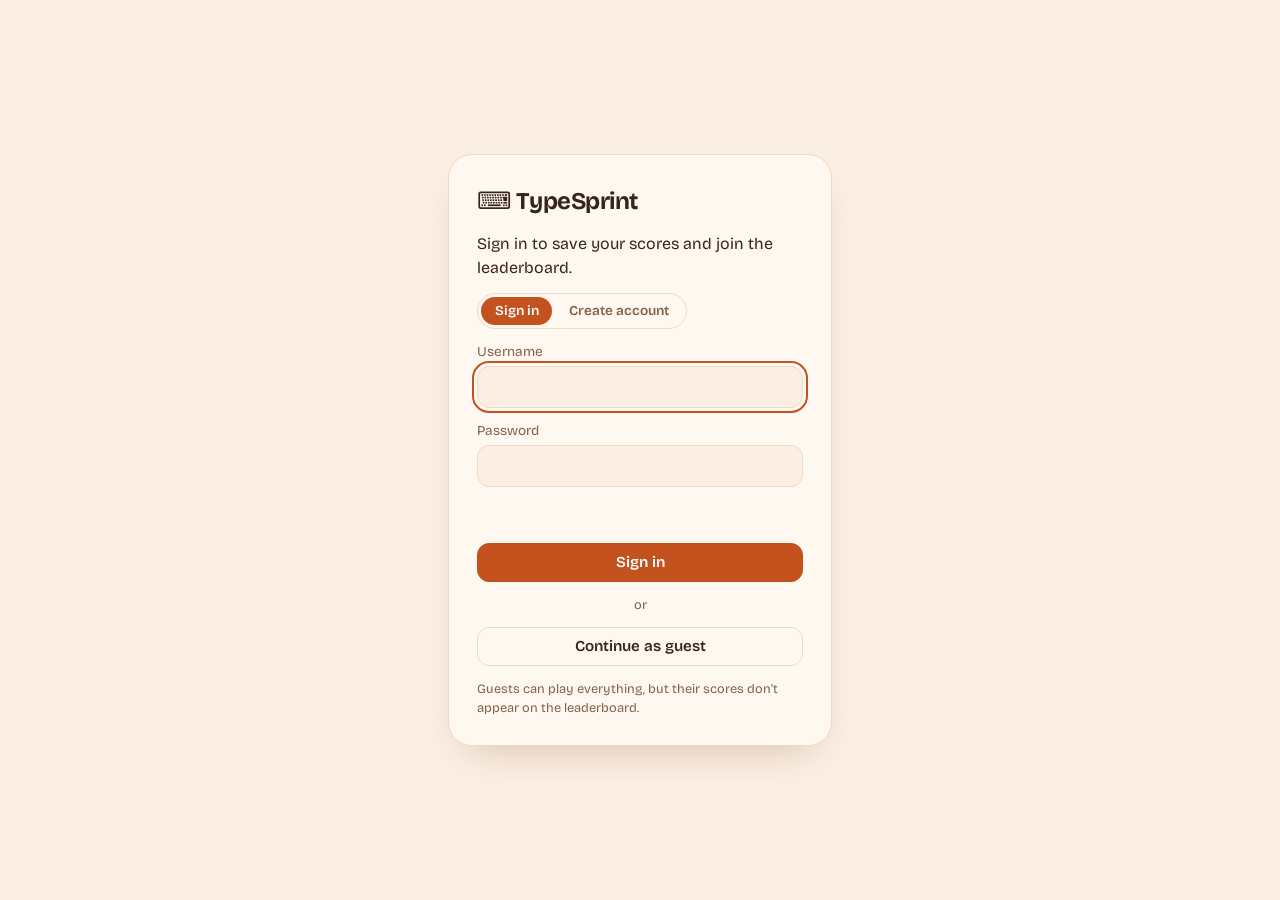
<file: desktop/src/web/index.html>
<!doctype html>
<html lang="en">
<head>
<meta charset="utf-8">
<meta name="viewport" content="width=device-width, initial-scale=1, viewport-fit=cover">
<title>TypeSprint · a cozy place to practice typing</title>
<meta name="description" content="Practice typing at your own pace with tests, timed rounds and small games.">
<link rel="icon" href="data:image/svg+xml,<svg xmlns=%22http://www.w3.org/2000/svg%22 viewBox=%220 0 100 100%22><text y=%22.9em%22 font-size=%2290%22>⌨️</text></svg>">
<link rel="stylesheet" href="fonts/fonts.css">
<script>
/* Apply saved/system theme before first paint to avoid a flash */
(function(){var t;try{t=localStorage.getItem('ts-theme')}catch(e){}
if(!t)t=matchMedia('(prefers-color-scheme: dark)').matches?'dark':'light';
document.documentElement.dataset.theme=t;
var p;try{p=localStorage.getItem('ts-palette')}catch(e){}
document.documentElement.dataset.palette=p||'sunset';
var m=matchMedia('(pointer: coarse)').matches||(navigator.maxTouchPoints>0&&matchMedia('(hover: none)').matches)||/Android|iPhone|iPad|iPod|Mobile|Tablet/i.test(navigator.userAgent);
document.documentElement.dataset.mobile=m?'true':'false'})();
</script>
<style>
/* ============ THEMING ============
   Every colour is a CSS variable. The block below is the "Cozy" palette (light), followed by its dark version.
   Colour themes (Sunset, Blue, ...) are at the END of this <style> and override the same variables.
   data-theme="light|dark" and data-palette="..." on <html> pick the combination. */
:root{
  --font-ui:"Bricolage Grotesque",ui-sans-serif,system-ui,sans-serif;
  --font-mono:"Spline Sans Mono",ui-monospace,"SF Mono",Menlo,Consolas,monospace;
  --bg:#f5eddc; --surface:#fcf7ea; --text:#3b3330; --muted:#a89d8d; --line:#e4d8c1;
  --ok:#5f7f5a; --ok-bg:rgba(111,143,106,.14); --err:#c0604f; --err-bg:rgba(201,105,90,.16);
  --accent:#d39a2f; --glow:rgba(211,154,47,.35); --shadow:0 18px 40px -22px rgba(80,55,20,.35);
  --b1:#e8b85b; --b2:#9db894; --b3:#e3a08f; --b4:#d8c3a0; --ink:#3b3330; --backdrop:rgba(59,51,48,.4);
}
:root[data-theme="dark"]{
  --bg:#1e1a18; --surface:#27221f; --text:#efe6d8; --muted:#7f7468; --line:#3a332e;
  --ok:#9bb88f; --ok-bg:rgba(155,184,143,.13); --err:#dd8d7d; --err-bg:rgba(221,141,125,.16);
  --accent:#e5b45e; --glow:rgba(229,180,94,.4); --shadow:0 18px 40px -22px rgba(0,0,0,.7);
  --b1:#d9a441; --b2:#86a67c; --b3:#cf8a78; --b4:#b8a98a; --ink:#1e1a18; --backdrop:rgba(0,0,0,.6);
}
*{box-sizing:border-box}
:root[data-theme="light"]{color-scheme:light}
:root[data-theme="dark"]{color-scheme:dark}
body{margin:0;min-height:100vh;background:var(--bg);color:var(--text);font:400 1rem/1.5 var(--font-ui);transition:background .25s,color .25s}
:focus-visible{outline:2px solid var(--accent);outline-offset:3px;border-radius:6px}
[hidden]{display:none!important}

/* ============ Header, navigation, page layout ============ */
.top{display:grid;grid-template-columns:1fr auto 1fr;align-items:center;gap:1rem;max-width:62rem;margin:0 auto;padding:1.25rem 1.5rem}
.brand{font-weight:700;font-size:1.35rem;letter-spacing:-.02em;color:inherit;text-decoration:none}
.tabs{display:flex;gap:.25rem;background:var(--surface);border:1px solid var(--line);border-radius:999px;padding:.25rem}
.tabs button{font:600 .9rem var(--font-ui);color:var(--muted);background:none;border:0;border-radius:999px;padding:.45rem 1rem;cursor:pointer}
.tabs button[aria-selected="true"]{background:var(--text);color:var(--bg)}
.icon-btn{justify-self:end;width:2.5rem;height:2.5rem;display:grid;place-items:center;color:var(--text);background:var(--surface);border:1px solid var(--line);border-radius:50%;cursor:pointer}

main{max-width:62rem;margin:0 auto;padding:1rem 1.5rem 4rem}
/* ============ Stat row (WPM, accuracy, ...) shown above every test and game ============ */
.stats{display:flex;gap:clamp(1.25rem,5vw,3.5rem);margin:0 0 1.25rem}
.stats dt{font-size:.85rem;color:var(--muted)}
.stats dd{margin:0;font-size:clamp(1.8rem,5vw,2.75rem);font-weight:600;letter-spacing:-.03em;font-variant-numeric:tabular-nums;line-height:1.1}
#g-lives{color:var(--accent);letter-spacing:.1em}

/* ============ Typing test: passage, buttons, keyboard hints ============ */
.passage-wrap{position:relative;background:var(--surface);border:1px solid var(--line);border-radius:20px;padding:clamp(1.25rem,4vw,2.5rem);box-shadow:var(--shadow);cursor:text}
.passage{font:400 clamp(1.1rem,2.6vw,1.6rem)/2 var(--font-mono);max-width:42rem;color:var(--muted);transition:filter .2s;user-select:none}
.ch{border-radius:3px}
.ch.ok{color:var(--ok)}
.ch.bad{color:var(--err);background:var(--err-bg)}
.ch.cur{color:var(--text);box-shadow:0 2px 0 var(--accent),0 6px 14px -4px var(--glow);animation:blink 1.1s steps(1) infinite}
@keyframes blink{50%{box-shadow:0 2px 0 transparent}}
.focus-hint{position:absolute;inset:0;margin:0;display:none;place-items:center;font-weight:600;color:var(--text)}
.blurred .passage{filter:blur(3px);opacity:.7}
.blurred .focus-hint{display:grid}
.sr-input{position:fixed;left:50%;top:50%;width:1px;height:1px;opacity:0;pointer-events:none;font-size:16px;border:0;padding:0}

.actions{display:flex;align-items:center;flex-wrap:wrap;gap:1rem;margin-top:1.25rem}
.keys{margin:0;color:var(--muted);font-size:.9rem}
kbd{font:500 .8rem var(--font-mono);background:var(--surface);border:1px solid var(--line);border-bottom-width:2px;border-radius:6px;padding:.1rem .4rem}
.btn{font:600 .95rem var(--font-ui);color:var(--text);background:var(--surface);border:1px solid var(--line);border-radius:12px;padding:.6rem 1.1rem;cursor:pointer}
.btn:hover{border-color:var(--accent)}
.btn.primary{background:var(--accent);border-color:var(--accent);color:var(--on-accent)}

/* ============ Balloons ============ */
.arena{position:relative;height:min(62vh,30rem);height:min(62dvh,30rem);overflow:hidden;border:1px solid var(--line);border-radius:20px;box-shadow:var(--shadow);cursor:text;
  background:radial-gradient(var(--line) 1px,transparent 1.5px) 0 0/22px 22px,var(--surface)}
.overlay{position:absolute;inset:0;z-index:5;display:flex;flex-direction:column;align-items:center;justify-content:center;gap:.5rem;text-align:center;padding:1.5rem;background:color-mix(in srgb,var(--surface) 88%,transparent)}
.overlay h2{margin:0;font-size:1.8rem;letter-spacing:-.02em}
.overlay p{margin:0 0 .75rem;color:var(--muted);max-width:26rem}
.balloon{position:absolute;left:0;bottom:0;will-change:transform}
.balloon::after{content:"";position:absolute;left:50%;top:100%;width:1px;height:38px;background:var(--muted);opacity:.55}
.b-body{display:block;padding:.6rem 1.05rem .8rem;border-radius:50% 50% 50% 50%/56% 56% 44% 44%;background:var(--bc);color:var(--ink);font:500 1.05rem var(--font-mono);box-shadow:inset -7px -9px 0 rgba(0,0,0,.09);white-space:nowrap}
.balloon.c0{--bc:var(--b1)}.balloon.c1{--bc:var(--b2)}.balloon.c2{--bc:var(--b3)}.balloon.c3{--bc:var(--b4)}
.b-done{opacity:.4}
.balloon.target .b-body{box-shadow:inset -7px -9px 0 rgba(0,0,0,.09),0 0 0 3px var(--bg),0 0 0 5px var(--accent)}
.balloon.pop::after{display:none}
.balloon.pop .b-body{animation:pop .26s ease-out forwards}
@keyframes pop{to{transform:scale(1.5);opacity:0}}
.arena.shake{animation:shake .18s}
@keyframes shake{25%{translate:-3px 0}75%{translate:3px 0}}

/* ============ Results card (a <dialog>) ============ */
dialog{border:1px solid var(--line);border-radius:24px;background:var(--surface);color:var(--text);padding:2rem;width:min(30rem,calc(100vw - 2rem));box-shadow:var(--shadow)}
dialog::backdrop{background:var(--backdrop)}
.r-mode{margin:0;color:var(--muted);font-size:.9rem}
dialog h2{margin:.15rem 0 .35rem;font-size:2.2rem;letter-spacing:-.03em;line-height:1.1}
.r-blurb{margin:0 0 1.25rem;color:var(--muted)}
.r-grid{display:grid;grid-template-columns:repeat(3,1fr);gap:1rem 1.25rem;margin:0}
.r-grid dt{font-size:.8rem;color:var(--muted)}
.r-grid dd{margin:0;font-size:1.7rem;font-weight:600;letter-spacing:-.02em;font-variant-numeric:tabular-nums}
.save-status{min-height:1.4em;margin:1.25rem 0 0;font-size:.85rem;color:var(--muted)}

@media (max-width:640px){
  .top{grid-template-columns:1fr auto;grid-template-areas:"b t" "n n"}
  .brand{grid-area:b}.icon-btn{grid-area:t}.tabs{grid-area:n;justify-self:stretch}.tabs button{flex:1}
  .stats{display:grid;grid-template-columns:repeat(4,1fr);gap:.5rem}
  .keys{display:none}
}
@media (prefers-reduced-motion:reduce){
  *{animation:none!important;transition:none!important}
}

/* ---- v2: home, nav links, options, blink game ---- */
.tabs{overflow-x:auto;max-width:100%}
.tabs a{font:600 .9rem var(--font-ui);color:var(--muted);text-decoration:none;border-radius:999px;padding:.45rem 1rem;white-space:nowrap}
.tabs a:hover{color:var(--text)}
.tabs a[aria-current="page"]{background:var(--text);color:var(--bg)}
.passage{position:relative;overflow:hidden;max-height:8em}
.options{display:flex;flex-wrap:wrap;align-items:center;gap:.75rem 1.25rem;margin:0 0 1rem}
.pick{display:flex;align-items:center;gap:.5rem;color:var(--muted);font-size:.9rem}
select{font:500 .9rem var(--font-ui);color:var(--text);background:var(--surface);border:1px solid var(--line);border-radius:10px;padding:.4rem .6rem;max-width:min(60vw,22rem)}
.seg{display:inline-flex;gap:.2rem;background:var(--surface);border:1px solid var(--line);border-radius:999px;padding:.2rem}
.seg button{font:600 .85rem var(--font-ui);color:var(--muted);background:none;border:0;border-radius:999px;padding:.35rem .85rem;cursor:pointer}
.seg button[aria-pressed="true"]{background:var(--accent);color:var(--on-accent)}
.overlay .seg{margin-bottom:.75rem}
.home-title{font-size:clamp(2rem,6vw,3.4rem);letter-spacing:-.035em;line-height:1.05;margin:1.5rem 0 .5rem;max-width:14ch}
.home-sub{margin:0 0 2rem;color:var(--muted);font-size:1.1rem}
.cards{display:grid;grid-template-columns:repeat(auto-fit,minmax(15rem,1fr));gap:1rem}
.card{display:flex;flex-direction:column;gap:.35rem;padding:1.4rem;background:var(--surface);border:1px solid var(--line);border-radius:22px;color:inherit;text-decoration:none;box-shadow:var(--shadow);transition:transform .15s,border-color .15s}
.card:hover{border-color:var(--accent);transform:translateY(-3px)}
.card h2{margin:.5rem 0 0;font-size:1.3rem;letter-spacing:-.02em}
.card p{margin:0;color:var(--muted)}
.card-emoji{width:3.2rem;height:3.2rem;display:grid;place-items:center;font-size:1.6rem;border-radius:16px;background:var(--b1)}
.card:nth-child(2) .card-emoji{background:var(--b2)}
.card:nth-child(3) .card-emoji{background:var(--b3)}
.card:nth-child(4) .card-emoji{background:var(--b4)}
.arena.letters .b-body{font-size:1.6rem;padding:.65rem 1.1rem .85rem;text-transform:uppercase}
.blink-stage{position:relative;min-height:18rem;display:grid;place-content:center;gap:.75rem;text-align:center;background:var(--surface);border:1px solid var(--line);border-radius:20px;box-shadow:var(--shadow);overflow:hidden;cursor:text}
.blink-word{font:500 clamp(2.4rem,9vw,4.5rem)/1.1 var(--font-mono);letter-spacing:.08em;min-height:1.1em}
.blink-word.hidden{color:var(--muted)}
.blink-word.good{color:var(--ok)}
.blink-word.miss{color:var(--err)}
.blink-hint{margin:0;color:var(--muted);min-height:1.5em}
#b-lives{color:var(--accent);letter-spacing:.1em}
@media (max-width:640px){.tabs a{flex:1;text-align:center;padding:.45rem .6rem}}

/* ---- v3: upload page ---- */
/* ============ Panels, admin upload page, My runs lists ============ */
.panel{background:var(--surface);border:1px solid var(--line);border-radius:20px;padding:1.4rem;margin:0 0 1rem;box-shadow:var(--shadow)}
.panel h2{margin:0 0 .25rem;font-size:1.2rem}
.muted{color:var(--muted);margin:0 0 .75rem}
.pin-row{display:flex;gap:.75rem;align-items:center}
#pin-input{font:500 1.6rem var(--font-mono);letter-spacing:.5em;width:8.5rem;text-align:center;color:var(--text);background:var(--bg);border:1px solid var(--line);border-radius:12px;padding:.5rem .5rem .5rem 1rem}
.paste{width:100%;font:400 .9rem/1.5 var(--font-mono);color:var(--text);background:var(--bg);border:1px solid var(--line);border-radius:12px;padding:.8rem;margin:.75rem 0 0;resize:vertical}
.msg{min-height:1.4em;margin:.6rem 0 0;color:var(--muted);font-size:.9rem}
.msg.bad{color:var(--err)}
.manage{list-style:none;margin:.75rem 0 0;padding:0}
.manage li{display:flex;justify-content:space-between;align-items:center;gap:1rem;padding:.55rem 0;border-top:1px solid var(--line)}
.manage .btn{padding:.35rem .8rem;font-size:.85rem}
summary{cursor:pointer;font-weight:600}
.foot{max-width:62rem;margin:0 auto;padding:0 1.5rem 2rem;font-size:.9rem}
.foot a{color:var(--muted)}
#view-upload .actions{margin-top:.75rem}
.up-row{display:flex;gap:.75rem;align-items:center;flex-wrap:wrap;margin:.75rem 0}
/* Download the app button in the header: rounded rectangle, stands out as a call to action */
.app-dl{background:var(--accent);border-color:var(--accent);color:var(--on-accent);border-radius:12px;position:relative;overflow:hidden;transition:transform .15s,box-shadow .2s,opacity .2s;text-decoration:none}
.app-dl:hover{transform:translateY(-2px);box-shadow:0 8px 20px var(--glow);opacity:1}
.app-dl:active{transform:translateY(0);box-shadow:0 4px 10px var(--glow)}
.app-dl::after{content:"";position:absolute;inset:0;background:rgba(255,255,255,.15);transform:translateX(-100%) skewX(-20deg);transition:transform .6s}
.app-dl:hover::after{transform:translateX(150%) skewX(-20deg)}

.attrib{margin:.75rem 0 0;color:var(--muted);font-size:.85rem}
.attrib a{color:inherit}
.top,main,.foot{max-width:68rem}
.type-layout{display:grid;grid-template-columns:minmax(0,1fr) 17rem;gap:1.5rem;align-items:start}
.library{position:sticky;top:1rem;display:flex;flex-direction:column;gap:.75rem;max-height:calc(100vh - 2rem);padding:1.1rem;background:var(--surface);border:1px solid var(--line);border-radius:20px;box-shadow:var(--shadow)}
.library h2{margin:0;font-size:1.05rem;letter-spacing:-.01em}
.library .seg{align-self:flex-start}
.library .seg button{padding:.3rem .7rem;font-size:.8rem}
.lib-list{list-style:none;margin:0;padding:0;overflow:auto;display:grid;gap:.3rem;min-height:0}
.lib-item{width:100%;display:grid;grid-template-columns:auto 1fr;grid-template-areas:"dot name" "dot meta";column-gap:.65rem;text-align:left;padding:.55rem .65rem;border-radius:12px;border:1px solid transparent;background:none;color:var(--text);font:inherit;cursor:pointer}
.lib-item:hover{background:var(--bg)}
.lib-item[aria-pressed="true"]{background:var(--bg);border-color:var(--accent)}
.lib-dot{grid-area:dot;width:.7rem;height:.7rem;margin-top:.4rem;border-radius:50%;background:var(--b4)}
.lib-dot.easy{background:var(--b2)}.lib-dot.medium{background:var(--b1)}.lib-dot.hard{background:var(--b3)}
.lib-name{grid-area:name;font-weight:600;line-height:1.25}
.lib-meta{grid-area:meta;font-size:.8rem;color:var(--muted)}
.lib-add{font-size:.85rem;color:var(--muted)}
.word-src{margin:0 0 .5rem;font-size:.8rem}
@media (max-width:900px){.type-layout{grid-template-columns:1fr}.library{position:static;max-height:20rem}}
/* ============ Back link, Tea Time Cafe, Fill the gap ============ */
.back{display:inline-block;margin:0 0 1rem;color:var(--muted);text-decoration:none;font-size:.9rem}
.back:hover{color:var(--text)}
#view-type .options{margin-bottom:1rem}
.cafe{position:relative;min-height:19rem;padding:1.25rem;background:var(--surface);border:1px solid var(--line);border-radius:20px;box-shadow:var(--shadow);overflow:hidden;cursor:text}
.seats{display:grid;grid-template-columns:repeat(auto-fit,minmax(11rem,1fr));gap:1rem}
.seat{min-height:11.5rem;display:grid;place-items:center;border:1px dashed var(--line);border-radius:16px;color:var(--muted);font-size:.85rem}
.seat:has(.cust){display:block;border:0}
.cust{height:100%;min-height:11.5rem;padding:.8rem;display:flex;flex-direction:column;align-items:center;gap:.55rem;text-align:center;background:var(--bg);border:1px solid var(--line);border-radius:16px;transition:opacity .35s,transform .35s}
.cust.served{opacity:0;transform:scale(.92)}
.avatar{font-size:2rem;line-height:1}
.order{font:500 1rem/1.4 var(--font-mono);padding:.45rem .7rem;border-radius:14px 14px 14px 4px;background:var(--b4);color:var(--ink);overflow-wrap:anywhere}
.cust.target .order{box-shadow:0 0 0 3px var(--bg),0 0 0 5px var(--accent)}
.pat{width:100%;height:.45rem;margin-top:auto;border-radius:99px;background:var(--line);overflow:hidden}
.pat i{display:block;height:100%;width:100%;background:var(--ok)}
.cust.low .pat i{background:var(--err)}
.cafe.shake{animation:shake .18s}
.gap-stage{position:relative;min-height:15rem;display:grid;align-content:center;padding:clamp(1.25rem,4vw,2.5rem);background:var(--surface);border:1px solid var(--line);border-radius:20px;box-shadow:var(--shadow);overflow:hidden;cursor:text}
.gap-sentence{margin:0;max-width:46rem;font:400 clamp(1.1rem,2.6vw,1.5rem)/1.9 var(--font-mono)}
.gap-blank{display:inline-block;min-width:3ch;padding:0 .35rem;border-radius:6px;background:var(--bg);border-bottom:2px solid var(--accent);letter-spacing:.12em}
.gap-blank.good{color:var(--ok);border-color:var(--ok)}
.gap-blank.miss{color:var(--err);border-color:var(--err)}
#c-lives,#p-lives{color:var(--accent);letter-spacing:.1em}
.gap-clue{color:var(--accent)}
:root{--absent:#8a7f72}
:root[data-theme="dark"]{--absent:#4b433c}
.card:nth-child(5) .card-emoji{background:var(--b1)}
/* ============ Wordle ============ */
.wordle{display:grid;justify-items:center;gap:.9rem}
.wtoast{min-height:1.6rem;margin:0;font-weight:600;opacity:0;transition:opacity .2s}
.wtoast.show{opacity:1}
.wboard{display:grid;gap:.4rem}
.wrow{display:grid;grid-template-columns:repeat(var(--cols),1fr);gap:.4rem}
.tile{width:clamp(2.7rem,10vw,3.7rem);aspect-ratio:1;display:grid;place-items:center;box-sizing:border-box;border:2px solid var(--line);border-radius:10px;background:var(--surface);font:600 clamp(1.3rem,5vw,1.9rem) var(--font-mono);text-transform:uppercase}
.tile.filled{border-color:var(--muted)}
.tile.pop{animation:tilepop .12s}
.tile.flip{animation:flip .5s ease-in-out}
.tile.bounce{animation:bounce .7s ease both}
.wrow.shake{animation:wshake .45s}
.tile.correct,.wkey.correct{background:var(--ok);border-color:var(--ok);color:var(--bg)}
.tile.present,.wkey.present{background:var(--accent);border-color:var(--accent);color:var(--on-accent)}
.tile.absent,.wkey.absent{background:var(--absent);border-color:var(--absent);color:#f3ecdf}
@keyframes tilepop{50%{transform:scale(1.12)}}
@keyframes flip{50%{transform:rotateX(90deg)}}
@keyframes bounce{0%,20%{transform:translateY(0)}40%{transform:translateY(-14px)}50%{transform:translateY(3px)}60%{transform:translateY(-6px)}80%{transform:translateY(1px)}100%{transform:translateY(0)}}
@keyframes wshake{10%,90%{transform:translateX(-2px)}20%,80%{transform:translateX(4px)}30%,50%,70%{transform:translateX(-6px)}40%,60%{transform:translateX(6px)}}
.wkeys{display:grid;gap:.4rem;width:100%;max-width:34rem}
.wkrow{display:flex;justify-content:center;gap:.3rem}
.wkey{flex:1;max-width:3rem;min-width:0;height:3.2rem;padding:0;font:600 .95rem var(--font-ui);text-transform:uppercase;color:var(--text);background:var(--surface);border:1px solid var(--line);border-radius:8px;cursor:pointer}
.wkey.wide{flex:1.6;max-width:4.6rem;font-size:.75rem}
/* ============ Word Scramble + Emoji Rush ============ */
.scramble-stage,.emoji-stage{position:relative;display:grid;justify-items:center;align-content:center;gap:.9rem;min-height:20rem;padding:2.25rem 1.25rem 1.5rem;background:var(--surface);border:1px solid var(--line);border-radius:20px;box-shadow:var(--shadow);overflow:hidden;cursor:text;text-align:center}
.scramble-timer,.emoji-timer{position:absolute;left:0;right:0;top:0;height:.45rem;background:var(--line)}
.scramble-timer i,.emoji-timer i{display:block;width:100%;height:100%;background:linear-gradient(90deg,var(--b2),var(--ok));transition:width .1s linear}
.scramble-timer.low i,.emoji-timer.low i{background:var(--err)}
.scramble-hint,.emoji-hint{margin:0;min-height:1.4em;color:var(--muted);font-size:.85rem}
.scramble-word,.scramble-answer,.emoji-answer{display:flex;flex-wrap:wrap;justify-content:center;gap:.4rem}
.scramble-letter{display:grid;place-items:center;width:clamp(2.3rem,7vw,3.2rem);height:clamp(2.7rem,8vw,3.7rem);border:2px solid var(--line);border-radius:12px;background:var(--bg);color:var(--text);font:600 clamp(1.2rem,4.5vw,1.7rem) var(--font-mono);text-transform:uppercase;box-shadow:var(--shadow)}
.scramble-letter.hint{border-color:var(--accent);color:var(--accent)}
.scramble-answer .scramble-letter{border-style:dashed;background:var(--surface);box-shadow:none;color:var(--muted)}
.scramble-answer .scramble-letter.filled{border-style:solid;border-color:var(--ok);background:var(--ok-bg);color:var(--ok)}
.scramble-answer .scramble-letter.bad{border-color:var(--err);background:var(--err-bg);color:var(--err)}
.scramble-msg,.emoji-msg{margin:0;min-height:1.5em;color:var(--muted);font-weight:600}
.scramble-msg.good,.emoji-msg.good{color:var(--ok)}
.scramble-msg.bad,.emoji-msg.bad{color:var(--err)}
.scramble-stage.shake,.emoji-stage.shake{animation:shake .18s}
.emoji-face{font-size:clamp(4rem,16vw,7rem);line-height:1;filter:drop-shadow(0 8px 16px rgba(0,0,0,.12))}
.emoji-answer .scramble-letter{width:clamp(1.9rem,6vw,2.6rem);height:clamp(2.3rem,7vw,3rem);font-size:clamp(1rem,3.5vw,1.35rem)}
/* ============ Sign-in gate, header account area ============ */
.hdr-right{justify-self:end;display:flex;align-items:center;gap:.6rem}
.who{display:flex;align-items:center;gap:.5rem;font-size:.9rem;font-weight:600}
.who-name{max-width:9rem;overflow:hidden;text-overflow:ellipsis;white-space:nowrap}
.badge{margin-left:.2rem;padding:.1rem .45rem;border-radius:99px;background:var(--accent);color:var(--on-accent);font-size:.7rem}
.btn.small{padding:.35rem .75rem;font-size:.85rem}
.small{font-size:.8rem}
.authwrap{position:fixed;inset:0;z-index:60;display:grid;place-items:center;padding:1rem;overflow:auto;background:var(--bg)}
.authcard{width:min(24rem,100%);display:grid;gap:.8rem;padding:1.75rem;background:var(--surface);border:1px solid var(--line);border-radius:24px;box-shadow:var(--shadow)}
.auth-brand{font-size:1.5rem;font-weight:700;letter-spacing:-.02em}
.auth-sub,.authcard .muted{margin:0}
.authcard .seg{justify-self:start}
.authcard label{display:grid;gap:.25rem;font-size:.85rem;color:var(--muted)}
.authcard input{font:500 1rem var(--font-ui);color:var(--text);background:var(--bg);border:1px solid var(--line);border-radius:12px;padding:.65rem .8rem}
.authcard .btn{width:100%}
.auth-or{text-align:center;color:var(--muted);font-size:.8rem}
/* ============ Leaderboard ============ */
.lb-bar{display:flex;flex-wrap:wrap;align-items:center;gap:.5rem 1rem;margin:0 0 1rem}
.lb-bar .msg{margin:0}
.lb-list{list-style:none;margin:0;padding:0}
.lb-list li{display:grid;grid-template-columns:2.5rem 2rem 1fr auto;align-items:center;gap:.5rem;padding:.7rem 1rem;border-top:1px solid var(--line)}
.lb-list li:first-child{border-top:0}
.lb-list li.muted{display:block}
.lb-list .rk{font-weight:700;color:var(--muted)}
.lb-list .vl{font:600 1rem var(--font-mono)}
.lb-list li.me{background:var(--bg);border-radius:12px;border-top-color:transparent;box-shadow:inset 0 0 0 2px var(--accent)}
/* ============ Reading nook (left slide-in side panel) ============ */
.type-layout{display:block}
.type-main{flex:1;min-width:0}
#view-type .library{position:fixed;left:.75rem;top:5.25rem;bottom:4.75rem;z-index:30;width:17rem;max-height:none;margin:0;transition:transform .3s ease,opacity .3s ease,visibility 0s}
#view-type{padding-left:0;transition:padding-left .3s ease}
#view-type.nook-open{padding-left:max(0px,calc(17.5rem - max(0px,calc((100vw - 68rem) / 2))))}
.nook-icon{width:2.25rem;height:2.25rem;border-radius:10px}
#view-type.nook-open #nook-toggle{display:none}
#view-type:not(.nook-open) .library{transform:translateX(calc(-100% - 1rem));opacity:0;visibility:hidden;pointer-events:none;transition:transform .3s ease,opacity .3s ease,visibility 0s linear .3s}
.lib-head{display:flex;align-items:center;justify-content:space-between}
.nook-backdrop{display:none}
@media (max-width:900px){
  .type-layout{display:block}
  #view-type .library{position:fixed;left:0;top:0;bottom:0;z-index:40;width:min(20rem,88vw);max-height:none;margin:0;border-radius:0 20px 20px 0;opacity:1;transform:none;visibility:visible;pointer-events:auto;transition:transform .3s ease,visibility 0s}
  #view-type:not(.nook-open) .library{margin:0;opacity:1;transform:translateX(-105%);visibility:hidden;pointer-events:none;transition:transform .3s ease,visibility 0s linear .3s}
  #view-type.nook-open{padding-left:0}
  #view-type.nook-open #nook-toggle{display:grid}
  .nook-backdrop{display:block;position:fixed;inset:0;z-index:39;background:var(--backdrop);opacity:0;pointer-events:none;transition:opacity .3s}
  #view-type.nook-open .nook-backdrop{opacity:1;pointer-events:auto}
  .hdr-right{grid-area:t}
  .icon-btn{grid-area:auto}
  .who-name{max-width:6rem}
}
/* ============ Account menu, avatar, icon editor, styled dropdown (.dd) ============ */
.hdr-right{position:relative}
.av-btn{display:grid;place-items:center;width:2.5rem;height:2.5rem;padding:0;border:2px solid var(--surface);border-radius:50%;box-shadow:0 0 0 1px var(--line);font:700 1rem var(--font-ui);text-transform:uppercase;cursor:pointer}
.av-btn[aria-expanded="true"]{box-shadow:0 0 0 2px var(--accent)}
.av{flex:none;display:inline-grid;place-items:center;width:2rem;height:2rem;border-radius:50%;font:700 .9rem var(--font-ui);text-transform:uppercase}
.av.lg{width:2.75rem;height:2.75rem;font-size:1.1rem}
.av.xl{width:4rem;height:4rem;font-size:1.7rem}
.acct-menu{position:absolute;z-index:50;top:calc(100% + .6rem);right:0;width:min(19rem,92vw);padding:.9rem;background:var(--surface);border:1px solid var(--line);border-radius:20px;box-shadow:var(--shadow)}
.menu-head{display:flex;align-items:center;gap:.75rem;margin-bottom:.5rem;padding:.2rem .2rem .8rem;border-bottom:1px solid var(--line)}
.menu-list{display:grid;gap:.15rem}
.menu-item{padding:.6rem .7rem;border:1px solid transparent;border-radius:12px;background:none;color:var(--text);font:600 .95rem var(--font-ui);text-align:left;cursor:pointer}
.menu-item:hover{background:var(--bg)}
.menu-item.danger{color:var(--err)}
.menu-field{display:grid;gap:.25rem;margin:.4rem 0;color:var(--muted);font-size:.85rem}
.menu-field input{padding:.55rem .7rem;border:1px solid var(--line);border-radius:12px;background:var(--bg);color:var(--text);font:500 1rem var(--font-ui)}
.menu-row{display:flex;flex-wrap:wrap;gap:.5rem;margin-top:.5rem}
.menu-label{margin:.5rem 0 .35rem;color:var(--muted);font-size:.85rem}
.icon-edit{display:flex;align-items:center;gap:1rem}
.icon-edit .menu-field{flex:1}
.swatches{display:flex;flex-wrap:wrap;gap:.45rem}
.sw{position:relative;width:1.8rem;height:1.8rem;padding:0;overflow:hidden;border:2px solid var(--surface);border-radius:50%;box-shadow:0 0 0 1px var(--line);cursor:pointer}
.sw[aria-pressed="true"]{box-shadow:0 0 0 2px var(--accent)}
.sw.custom{background:conic-gradient(#e8b85b,#e3a08f,#c3b5dc,#a9c7d8,#9db894,#e8b85b)}
.sw.custom input{position:absolute;inset:-6px;width:calc(100% + 12px);height:calc(100% + 12px);opacity:0;cursor:pointer}
.btn.danger-btn{background:var(--err);border-color:var(--err);color:#fff}
.dd{position:relative;display:inline-block}
.dd-btn{display:flex;align-items:center;gap:.6rem;min-width:16rem;padding:.55rem .85rem;border:1px solid var(--line);border-radius:14px;background:var(--surface);color:var(--text);font:600 .95rem var(--font-ui);box-shadow:var(--shadow);cursor:pointer}
.dd-btn:hover,.dd-btn[aria-expanded="true"]{border-color:var(--accent)}
.dd-label{flex:1;text-align:left}
.dd-chev{transition:transform .2s}
.dd-btn[aria-expanded="true"] .dd-chev{transform:rotate(180deg)}
.dd-list{position:absolute;z-index:30;top:calc(100% + .4rem);left:0;min-width:100%;width:max-content;max-width:min(24rem,90vw);max-height:22rem;overflow:auto;margin:0;padding:.4rem;list-style:none;background:var(--surface);border:1px solid var(--line);border-radius:16px;box-shadow:var(--shadow)}
.dd-group{padding:.55rem .65rem .2rem;color:var(--muted);font-size:.72rem;font-weight:700;letter-spacing:.06em;text-transform:uppercase}
.dd-item{display:grid;grid-template-columns:auto 1fr auto;align-items:center;column-gap:.65rem;padding:.5rem .65rem;border:1px solid transparent;border-radius:10px;cursor:pointer}
.dd-item.hl{background:var(--bg)}
.dd-item[aria-selected="true"]{border-color:var(--accent)}
.dd-dot{width:.7rem;height:.7rem;border-radius:50%;background:var(--b4)}
.dd-dot.c1{background:var(--b1)}.dd-dot.c2{background:var(--b2)}.dd-dot.c3{background:var(--b3)}
.dd-meta{color:var(--muted);font-size:.8rem}
@keyframes menuin{from{opacity:0;transform:translateY(-4px)}}
.dd-list:not([hidden]),.acct-menu:not([hidden]){animation:menuin .15s ease}
/* ============ Learn page, lessons (animated hands + keyboard), rhythm trainer, My runs ============ */
.foot a+a{margin-left:1rem}
.r-tip{margin:.9rem 0 0;color:var(--muted);font-size:.9rem}
.r-tools{display:flex;flex-wrap:wrap;gap:.5rem;margin-top:.8rem}
.sect{margin:2.5rem 0 1rem;font-size:1.4rem;letter-spacing:-.02em}
.lesson-grid,.tip-grid{display:grid;grid-template-columns:repeat(auto-fit,minmax(15rem,1fr));gap:1rem}
.lesson-card{position:relative;display:grid;gap:.3rem;padding:1.2rem 1.3rem;border:1px solid var(--line);border-radius:20px;background:var(--surface);color:var(--text);font:inherit;text-align:left;box-shadow:var(--shadow);cursor:pointer;transition:transform .15s,border-color .15s}
.lesson-card:hover{border-color:var(--accent);transform:translateY(-3px)}
.lesson-card h3{margin:.2rem 0 0;font-size:1.1rem}
.lesson-card p{margin:0;color:var(--muted);font-size:.92rem}
.ln{display:grid;place-items:center;width:2rem;height:2rem;border-radius:50%;background:var(--b2);color:var(--ink);font-weight:700}
.lesson-card .check{margin-top:.4rem;color:var(--accent);font-size:.85rem;font-weight:700}
.lesson-card.done .ln{background:var(--ok);color:var(--bg)}
.lesson-card.done .check{color:var(--ok)}
.lesson-card{animation:tipin .35s ease both;animation-delay:calc(var(--i,0) * 45ms)}
.course-tabs{display:flex;flex-wrap:wrap;gap:.6rem;margin:0 0 .9rem}
.course-tab{display:flex;align-items:center;gap:.7rem;min-width:12rem;padding:.7rem .9rem;border:1px solid var(--line);border-radius:16px;background:var(--surface);color:var(--text);font:inherit;text-align:left;cursor:pointer;transition:transform .15s,border-color .15s,box-shadow .15s}
.course-tab:hover{border-color:var(--accent);transform:translateY(-2px)}
.course-tab[aria-selected="true"]{border-color:var(--accent);box-shadow:0 0 0 3px var(--glow)}
.course-tab .ct-icon{font-size:1.5rem;line-height:1}
.course-tab .ct-body{min-width:0}
.course-tab strong{display:block;font-size:.98rem}
.course-tab small{display:block;color:var(--muted);font-size:.78rem;font-weight:400}
.course-tab .ct-badge{margin-left:auto;padding:.2rem .45rem;border-radius:99px;background:var(--b2);color:var(--ink);font-size:.68rem;font-weight:700;white-space:nowrap}
.course-tab .ct-badge.lock{background:var(--line);color:var(--muted)}
.course-tab .ct-badge.done{background:var(--ok);color:var(--bg)}
.course-tab .ct-badge.admin{background:var(--accent);color:var(--on-accent)}
.course-note{margin:0 0 .9rem;color:var(--muted);font-size:.85rem}
.course-lock{display:grid;justify-items:center;gap:.55rem;text-align:center;padding:2rem 1rem;border:1px dashed var(--line);border-radius:20px;background:var(--surface);box-shadow:var(--shadow)}
.course-lock .lock-icon{font-size:2rem}
.course-lock h3{margin:0;font-size:1.15rem}
.course-lock p{margin:0;max-width:36rem;color:var(--muted);font-size:.92rem}
.course-lock .prog-bar{width:min(24rem,100%);margin:.3rem 0}
.lesson-course{margin:.2rem 0 0;color:var(--accent);font-size:.8rem;font-weight:700;letter-spacing:.04em;text-transform:uppercase}
.tip-card{padding:1.1rem 1.2rem;border:1px solid var(--line);border-radius:18px;background:var(--surface);animation:tipin .5s ease both;animation-delay:calc(var(--i) * 60ms)}
.tip-card.hl{border-color:var(--accent);box-shadow:0 0 0 3px var(--glow)}
.tip-card .ti{font-size:1.6rem}
.tip-card h3{margin:.4rem 0 .2rem;font-size:1.05rem}
.tip-card p{margin:0;color:var(--muted);font-size:.92rem}
@keyframes tipin{from{opacity:0;transform:translateY(10px)}}
.rhythm .menu-row{align-items:center}
.rh-stage{display:grid;place-items:center;height:6.5rem}
.rh-dot{width:3.5rem;height:3.5rem;border-radius:50%;background:var(--b2)}
.rh-dot.beat{animation:rhpulse 1s linear infinite}
@keyframes rhpulse{0%{transform:scale(1.4);background:var(--accent)}35%,100%{transform:scale(1);background:var(--b2)}}
.rh-bar{position:relative;height:2.2rem;border:1px solid var(--line);border-radius:99px;background:var(--bg)}
.rh-bar::before{content:"";position:absolute;left:50%;top:.3rem;bottom:.3rem;width:2px;background:var(--muted);opacity:.5}
#rh-marks i{position:absolute;top:50%;width:.7rem;height:.7rem;margin:-.35rem 0 0 -.35rem;border-radius:50%;background:var(--accent);opacity:.85}
.rh-lbl{display:flex;justify-content:space-between;margin:.3rem .5rem .8rem;color:var(--muted);font-size:.75rem}
.lesson-stage{position:relative;display:grid;justify-items:center;gap:1.1rem;padding:1.5rem 1rem;overflow:hidden;border:1px solid var(--line);border-radius:20px;background:var(--surface);box-shadow:var(--shadow)}
.ls-prompt{display:flex;flex-wrap:wrap;gap:.4rem;align-items:center;justify-content:center;min-height:4rem}
.ls-prompt.shake{animation:wshake .35s}
.ls-ch{display:grid;place-items:center;width:3rem;height:3.6rem;border:2px solid var(--line);border-radius:12px;font:600 1.8rem var(--font-mono);text-transform:uppercase;transition:all .15s}
.ls-ch.cur{border-color:var(--accent);box-shadow:0 0 0 4px var(--glow);transform:translateY(-2px)}
.ls-ch.ok{border-color:var(--ok);background:var(--ok);color:var(--bg)}
.ls-ch.sp{font-size:0}
.ls-ch.sp::after{content:"␣";font-size:1.2rem;opacity:.45}
.ls-caption{min-height:1.5rem;color:var(--muted);font-weight:600;text-align:center}
.ls-progress{width:min(28rem,100%);height:.45rem;overflow:hidden;border-radius:99px;background:var(--line)}
.ls-progress i{display:block;width:0;height:100%;border-radius:inherit;background:linear-gradient(90deg,var(--b2),var(--ok));transition:width .25s ease}
.confetti{position:absolute;inset:0;overflow:hidden;pointer-events:none}
.confetti i{position:absolute;top:-12px;width:.5rem;height:.9rem;border-radius:2px;opacity:.9;animation:conffall 1.4s ease-in forwards}
@keyframes conffall{to{transform:translateY(24rem) rotate(540deg);opacity:0}}
.hands{display:flex;justify-content:center;gap:clamp(1.5rem,8vw,5rem)}
.hand{position:relative;display:flex;align-items:flex-end;gap:.35rem;padding-bottom:1.5rem}
.hand::after{content:"";position:absolute;left:-.3rem;right:-.3rem;bottom:0;height:1.8rem;border-radius:.4rem .4rem 45% 45%;background:var(--line)}
.finger{--y:0px;--rot:0deg;position:relative;z-index:1;width:1.6rem;border-radius:.9rem .9rem .5rem .5rem;background:var(--fc,var(--line));opacity:.5;transform:translateY(var(--y)) rotate(var(--rot));transition:transform .2s ease,opacity .2s ease,box-shadow .2s ease}
.finger.pinky{height:3rem;--fc:var(--b3)}
.finger.ring{height:3.9rem;--fc:var(--b1)}
.finger.middle{height:4.4rem;--fc:var(--b2)}
.finger.index{height:3.9rem;--fc:var(--b4)}
.finger.thumb{width:1.9rem;height:2.6rem;--fc:var(--muted)}
.hand.left .thumb{--rot:20deg}
.hand.right .thumb{--rot:-20deg}
.finger.on{--y:-12px;opacity:1;box-shadow:0 8px 16px -6px var(--glow)}
.finger.tap{animation:fingertap .25s ease}
@keyframes fingertap{50%{transform:translateY(8px) rotate(var(--rot))}}
.hands.settle .finger{animation:settle .8s ease both}
@keyframes settle{from{transform:translateY(-28px) rotate(var(--rot));opacity:0}}
.kbd{--kw:clamp(1.9rem,6.2vw,3rem);display:grid;gap:.35rem;justify-items:center}
.krow{display:flex;gap:.35rem}
.krow.r1{margin-left:calc(var(--kw) * .35)}
.krow.r2{margin-left:calc(var(--kw) * .8)}
.krow.r3{margin-left:calc(var(--kw) * 1.25)}
.key{position:relative;width:var(--kw);height:var(--kw);padding:0;border:1px solid var(--line);border-radius:9px;background:var(--zone,var(--bg));color:var(--text);font:600 .95rem var(--font-mono);text-transform:uppercase;opacity:.4;cursor:pointer;transition:opacity .2s,background .15s,transform .15s}
.key.in{opacity:1}
.key.space{width:calc(var(--kw) * 6)}
.key.hot{outline:3px solid var(--accent);outline-offset:1px;animation:hotpulse 1s ease infinite}
.key.ok{background:var(--ok);color:var(--bg);animation:keyok .25s ease}
.key.bad{background:var(--err);color:#fff}
@keyframes keyok{50%{transform:translateY(2px) scale(.95)}}
.key.bump::after{content:"";position:absolute;left:35%;right:35%;bottom:.3rem;height:2px;border-radius:2px;background:currentColor}
@keyframes hotpulse{50%{transform:translateY(-2px)}}
.z-pinky{--zone:color-mix(in srgb,var(--b3) 40%,var(--surface))}
.z-ring{--zone:color-mix(in srgb,var(--b1) 40%,var(--surface))}
.z-middle{--zone:color-mix(in srgb,var(--b2) 40%,var(--surface))}
.z-index{--zone:color-mix(in srgb,var(--b4) 55%,var(--surface))}
.z-thumb{--zone:var(--surface)}
.hist-list{list-style:none;margin:0;padding:0}
.hist-list li{display:grid;grid-template-columns:1fr auto auto;align-items:center;gap:1rem;padding:.7rem 1rem;border-top:1px solid var(--line)}
.hist-list li:first-child{border-top:0}
.hist-list li.muted{display:block}
.hist-list .hs{font:600 1rem var(--font-mono)}
.hist-list .ha{display:flex;gap:.4rem}
.hist-tools{margin:0 0 1rem}
@media (max-width:640px){.hist-list li{grid-template-columns:1fr auto}.hist-list .ha{grid-column:1/-1}}
/* ---- mobile / touch: keyboard button, device-keyboard buttons, touch behaviour ---- */
html{-webkit-text-size-adjust:100%}
body{touch-action:manipulation}
.mobile-kbd{position:fixed;right:1rem;bottom:1rem;z-index:36;display:none;align-items:center;gap:.4rem;padding:.7rem 1rem;border:1px solid var(--line);border-radius:14px;background:var(--accent);color:var(--on-accent);font:700 .9rem var(--font-ui);box-shadow:var(--shadow);cursor:pointer;touch-action:manipulation}
:root[data-mobile="true"] .mobile-kbd{display:inline-flex}
.mobile-kbd[hidden]{display:none!important}
.device-kbd{display:none}
:root[data-mobile="true"] .device-kbd{display:inline-flex}
.device-kbd[hidden]{display:none!important}
:root[data-mobile="true"] .btn,:root[data-mobile="true"] .card,:root[data-mobile="true"] .course-tab,:root[data-mobile="true"] .lesson-card,:root[data-mobile="true"] .key,:root[data-mobile="true"] .wkey{touch-action:manipulation}
:root[data-mobile="true"] .passage-wrap,:root[data-mobile="true"] .arena,:root[data-mobile="true"] .blink-stage,:root[data-mobile="true"] .cafe,:root[data-mobile="true"] .gap-stage,:root[data-mobile="true"] .scramble-stage,:root[data-mobile="true"] .emoji-stage{cursor:pointer}
@media (max-width:640px){.mobile-kbd{right:.75rem;bottom:.75rem;padding:.65rem .85rem}}
/* ============ COLOUR THEMES (generated from a table; each has a light and a dark rule) ============
   :root[data-palette="x"] = light values, :root[data-palette="x"][data-theme="dark"] = dark values.
   --on-accent is the text colour used on top of --accent (white or near-black per theme, contrast-checked). */
:root{--on-accent:#2b2118}
:root[data-palette="blue"]{--bg:#eaf1fb;--surface:#f6f9fe;--text:#1b2638;--muted:#5a6a87;--line:#cfdcf0;--ok:#2f7d58;--ok-bg:rgba(47,125,88,.14);--err:#c24848;--err-bg:rgba(194,72,72,.16);--accent:#2f6fd0;--on-accent:#ffffff;--glow:rgba(47,111,208,0.35);--shadow:0 18px 40px -22px rgba(30,60,110,0.35);--b1:#82b4f2;--b2:#8fd1c4;--b3:#f1a6a0;--b4:#bfd0ea;--ink:#1b2638;--backdrop:rgba(27,38,56,.4);--absent:#6e7c93}
:root[data-palette="blue"][data-theme="dark"]{--bg:#121a27;--surface:#1a2434;--text:#e6eefb;--muted:#8c9dba;--line:#2a384d;--ok:#7cc9a0;--ok-bg:rgba(124,201,160,.14);--err:#e48f8f;--err-bg:rgba(228,143,143,.16);--accent:#6aa6ff;--on-accent:#0e1a2c;--glow:rgba(106,166,255,0.4);--shadow:0 18px 40px -22px rgba(0,0,0,0.7);--b1:#5b94e0;--b2:#62b3a5;--b3:#d98f8a;--b4:#8fa3c4;--ink:#0c1420;--backdrop:rgba(0,0,0,.6);--absent:#3b4a63}
:root[data-palette="cyan"]{--bg:#e6f6f8;--surface:#f4fbfc;--text:#14303a;--muted:#4f737d;--line:#c8e5ea;--ok:#25805f;--ok-bg:rgba(37,128,95,.14);--err:#c2504a;--err-bg:rgba(194,80,74,.16);--accent:#0a7f8f;--on-accent:#ffffff;--glow:rgba(10,127,143,0.35);--shadow:0 18px 40px -22px rgba(10,70,85,0.35);--b1:#6fd3df;--b2:#9bd8b8;--b3:#f2a99b;--b4:#bde2e8;--ink:#14303a;--backdrop:rgba(20,48,58,.4);--absent:#5f7f88}
:root[data-palette="cyan"][data-theme="dark"]{--bg:#0f1e22;--surface:#162a30;--text:#e2f6f8;--muted:#86aeb7;--line:#24424b;--ok:#6fd1a8;--ok-bg:rgba(111,209,168,.14);--err:#e68e86;--err-bg:rgba(230,142,134,.16);--accent:#36cbdc;--on-accent:#08242a;--glow:rgba(54,203,220,0.4);--shadow:0 18px 40px -22px rgba(0,0,0,0.7);--b1:#2fb3c4;--b2:#5fbf9c;--b3:#d98f84;--b4:#86b5bf;--ink:#0a1a1e;--backdrop:rgba(0,0,0,.6);--absent:#35535b}
:root[data-palette="forest"]{--bg:#eef3e6;--surface:#f8fbf3;--text:#222f26;--muted:#5f7058;--line:#d6e2c8;--ok:#2f7a47;--ok-bg:rgba(47,122,71,.14);--err:#bd5444;--err-bg:rgba(189,84,68,.16);--accent:#437a31;--on-accent:#ffffff;--glow:rgba(67,122,49,0.35);--shadow:0 18px 40px -22px rgba(40,70,40,0.35);--b1:#b9d37a;--b2:#8fc79c;--b3:#e8a58f;--b4:#d4d8b0;--ink:#222f26;--backdrop:rgba(34,47,38,.4);--absent:#70806a}
:root[data-palette="forest"][data-theme="dark"]{--bg:#141b15;--surface:#1c261e;--text:#e8f0e3;--muted:#93a88f;--line:#2c3b2f;--ok:#8fcf9b;--ok-bg:rgba(143,207,155,.14);--err:#e48f83;--err-bg:rgba(228,143,131,.16);--accent:#8cc66a;--on-accent:#14210f;--glow:rgba(140,198,106,0.4);--shadow:0 18px 40px -22px rgba(0,0,0,0.7);--b1:#8dac4c;--b2:#63a876;--b3:#cf8d78;--b4:#a6ab82;--ink:#101610;--backdrop:rgba(0,0,0,.6);--absent:#44503f}
:root[data-palette="violet"]{--bg:#f1ecf8;--surface:#faf7fe;--text:#2a2340;--muted:#70658e;--line:#ded4ee;--ok:#2f7d58;--ok-bg:rgba(47,125,88,.14);--err:#c24b68;--err-bg:rgba(194,75,104,.16);--accent:#7a52c7;--on-accent:#ffffff;--glow:rgba(122,82,199,0.35);--shadow:0 18px 40px -22px rgba(70,40,120,0.35);--b1:#c0a4ec;--b2:#9fd0c0;--b3:#f0a9b8;--b4:#d9cdea;--ink:#2a2340;--backdrop:rgba(42,35,64,.4);--absent:#7b7190}
:root[data-palette="violet"][data-theme="dark"]{--bg:#171322;--surface:#211b31;--text:#eee8fb;--muted:#a496c4;--line:#352c4d;--ok:#86cfa5;--ok-bg:rgba(134,207,165,.14);--err:#ee93a6;--err-bg:rgba(238,147,166,.16);--accent:#b79cf2;--on-accent:#1c1330;--glow:rgba(183,156,242,0.4);--shadow:0 18px 40px -22px rgba(0,0,0,0.7);--b1:#9577d6;--b2:#69b49d;--b3:#d98fa3;--b4:#a597c4;--ink:#120e1c;--backdrop:rgba(0,0,0,.6);--absent:#4a4062}
:root[data-palette="rose"]{--bg:#fbeef2;--surface:#fff8fa;--text:#3a2430;--muted:#86616f;--line:#efd5de;--ok:#2f7d58;--ok-bg:rgba(47,125,88,.14);--err:#bf4256;--err-bg:rgba(191,66,86,.16);--accent:#c2467a;--on-accent:#ffffff;--glow:rgba(194,70,122,0.35);--shadow:0 18px 40px -22px rgba(120,40,70,0.35);--b1:#f2a6c0;--b2:#a8d8c4;--b3:#f4b39e;--b4:#e6cdd8;--ink:#3a2430;--backdrop:rgba(58,36,48,.4);--absent:#86727c}
:root[data-palette="rose"][data-theme="dark"]{--bg:#1f1419;--surface:#2a1c23;--text:#f6e6ec;--muted:#c09aaa;--line:#402b35;--ok:#86cfa5;--ok-bg:rgba(134,207,165,.14);--err:#f0919c;--err-bg:rgba(240,145,156,.16);--accent:#f08db4;--on-accent:#2a1019;--glow:rgba(240,141,180,0.4);--shadow:0 18px 40px -22px rgba(0,0,0,0.7);--b1:#d9739d;--b2:#6fb59a;--b3:#dd8f7c;--b4:#b08c9c;--ink:#190f13;--backdrop:rgba(0,0,0,.6);--absent:#55404a}
:root[data-palette="sunset"]{--bg:#fbeee3;--surface:#fff8f1;--text:#38251a;--muted:#84614b;--line:#efdac8;--ok:#2f7d4a;--ok-bg:rgba(47,125,74,.14);--err:#bb3f33;--err-bg:rgba(187,63,51,.16);--accent:#c4521f;--on-accent:#ffffff;--glow:rgba(196,82,31,0.35);--shadow:0 18px 40px -22px rgba(120,60,20,0.35);--b1:#f5b36f;--b2:#a9cf9a;--b3:#f19a86;--b4:#e6cdb0;--ink:#38251a;--backdrop:rgba(56,37,26,.4);--absent:#826f5d}
:root[data-palette="sunset"][data-theme="dark"]{--bg:#1c1411;--surface:#271b16;--text:#f7e9de;--muted:#bf9f89;--line:#3d2c24;--ok:#8cc98f;--ok-bg:rgba(140,201,143,.14);--err:#ee9084;--err-bg:rgba(238,144,132,.16);--accent:#f59a62;--on-accent:#2b1507;--glow:rgba(245,154,98,0.4);--shadow:0 18px 40px -22px rgba(0,0,0,0.7);--b1:#e08a3f;--b2:#75ae7d;--b3:#d9806c;--b4:#b5997e;--ink:#160f0c;--backdrop:rgba(0,0,0,.6);--absent:#53423a}
:root[data-palette="slate"]{--bg:#eceef1;--surface:#f8f9fa;--text:#1c2230;--muted:#5b667a;--line:#d6dae1;--ok:#2f7d58;--ok-bg:rgba(47,125,88,.14);--err:#bf4a46;--err-bg:rgba(191,74,70,.16);--accent:#475569;--on-accent:#ffffff;--glow:rgba(71,85,105,0.35);--shadow:0 18px 40px -22px rgba(30,40,60,0.35);--b1:#a7b4c6;--b2:#9ccbb9;--b3:#e0a39e;--b4:#cfd5de;--ink:#1c2230;--backdrop:rgba(28,34,48,.4);--absent:#6e7787}
:root[data-palette="slate"][data-theme="dark"]{--bg:#14171c;--surface:#1d2128;--text:#e8ebf0;--muted:#a0aab9;--line:#2e343e;--ok:#7fc9a2;--ok-bg:rgba(127,201,162,.14);--err:#e68e89;--err-bg:rgba(230,142,137,.16);--accent:#94a3b8;--on-accent:#0f172a;--glow:rgba(148,163,184,0.4);--shadow:0 18px 40px -22px rgba(0,0,0,0.7);--b1:#7285a0;--b2:#6aa592;--b3:#c98782;--b4:#8f98a8;--ink:#0e1116;--backdrop:rgba(0,0,0,.6);--absent:#444b57}
:root[data-theme="dark"]{--on-accent:#2b2118}
/* ---- appearance popover and the floating "My runs" button ---- */
.theme-menu{width:min(21rem,92vw)}
.theme-menu .seg{margin-bottom:.5rem}
.pal-grid{display:grid;grid-template-columns:repeat(4,1fr);gap:.35rem}
.pal{display:grid;justify-items:center;gap:.3rem;padding:.5rem .2rem;border:1px solid transparent;border-radius:12px;background:none;color:var(--text);font:600 .72rem var(--font-ui);cursor:pointer}
.pal:hover{background:var(--bg)}
.pal[aria-pressed="true"]{border-color:var(--accent)}
.pal-sw{width:2rem;height:2rem;border-radius:50%;border:1px solid var(--line);box-shadow:inset 0 0 0 2px var(--surface)}
.runs-fab{position:fixed;left:1rem;bottom:1rem;z-index:35;display:inline-flex;align-items:center;gap:.5rem;padding:.6rem .95rem;border:1px solid var(--line);border-radius:14px;background:var(--surface);color:var(--text);font:600 .9rem var(--font-ui);text-decoration:none;box-shadow:var(--shadow);transition:transform .15s,border-color .15s}
.runs-fab:hover{border-color:var(--accent);transform:translateY(-2px)}
.runs-fab[aria-current="page"]{border-color:var(--accent)}
@media (max-width:640px){.runs-fab{left:.75rem;bottom:.75rem;padding:.65rem}.runs-fab span{display:none}}
.prog-head{margin-bottom:.6rem}
.prog-bar{height:.6rem;overflow:hidden;border-radius:99px;background:var(--line)}
.prog-bar i{display:block;width:0;height:100%;border-radius:inherit;background:var(--ok);transition:width .6s ease}
.lp-list{list-style:none;margin:.9rem 0 0;padding:0}
.lp-list li{display:grid;grid-template-columns:auto 1fr auto;align-items:center;gap:.9rem;padding:.65rem 0;border-top:1px solid var(--line)}
.lp-list li:first-child{border-top:0}
.ln.tick{background:var(--ok);color:var(--bg)}
</style>
</head>
<body>
<!-- Sign-in gate: shown on top of everything until the player signs in or chooses "Continue as guest". -->
<div id="view-auth" class="authwrap" hidden>
  <div class="authcard">
    <div class="auth-brand"><span aria-hidden="true">⌨️</span> TypeSprint</div>
    <p class="auth-sub">Sign in to save your scores and join the leaderboard.</p>
    <div class="seg" id="auth-tabs" role="group" aria-label="Sign in or create an account">
      <button data-t="in" aria-pressed="true">Sign in</button>
      <button data-t="up" aria-pressed="false">Create account</button>
    </div>
    <label>Username<input id="auth-user" autocomplete="username" maxlength="16" autocapitalize="off" autocorrect="off" spellcheck="false"></label>
    <label>Password<input id="auth-pass" type="password" autocomplete="current-password" maxlength="72"></label>
    <p id="auth-hint" class="muted small" hidden>3 to 16 letters, numbers or underscores. Password: 6 or more characters. There's no email on file, so please remember your password.</p>
    <p id="auth-msg" class="msg" role="alert"></p>
    <button id="auth-go" class="btn primary">Sign in</button>
    <div class="auth-or">or</div>
    <button id="auth-guest" class="btn">Continue as guest</button>
    <p class="muted small">Guests can play everything, but their scores don't appear on the leaderboard.</p>
  </div>
</div>
<!-- Header: logo, main tabs, account avatar, colour-theme button, light/dark toggle (popovers are inside .hdr-right). -->
<header class="top">
  <a class="brand" href="#home"><span aria-hidden="true">⌨️</span> TypeSprint</a>
  <nav class="tabs" aria-label="Modes">
    <a href="#practice">Practice</a>
    <a href="#games">Games</a>
    <a href="#learn">Learn</a>
    <a href="#leaderboard">Leaderboard</a>
  </nav>
  <div class="hdr-right">
    <div class="who" id="who"></div>
    <div class="acct-menu" id="acct-menu" role="menu" aria-label="Account menu" hidden></div>
    <button id="palette-btn" class="icon-btn" aria-label="Appearance and colour theme" aria-haspopup="menu" aria-expanded="false">
      <svg viewBox="0 0 24 24" width="20" height="20" fill="none" stroke="currentColor" stroke-width="1.8" stroke-linecap="round" stroke-linejoin="round" aria-hidden="true"><path d="M12 3a9 9 0 1 0 0 18c1.2 0 2-.9 2-2 0-.6-.3-1.1-.6-1.5-.3-.4-.4-.8-.4-1.2 0-1 .8-1.8 1.8-1.8H17a4 4 0 0 0 4-4C21 6.6 17 3 12 3z"/><circle cx="7.5" cy="11" r="1" fill="currentColor"/><circle cx="10" cy="7.5" r="1" fill="currentColor"/><circle cx="14.5" cy="7.5" r="1" fill="currentColor"/></svg>
    </button>
    <div class="acct-menu theme-menu" id="theme-menu" role="menu" aria-label="Appearance" hidden></div>
    <button id="theme-toggle" class="icon-btn" aria-label="Switch between light and dark theme">
      <svg viewBox="0 0 24 24" width="20" height="20" aria-hidden="true"><circle cx="12" cy="12" r="8.5" fill="none" stroke="currentColor" stroke-width="2"/><path d="M12 3.5a8.5 8.5 0 0 0 0 17z" fill="currentColor"/></svg>
    </button>
    <a id="dl-app" class="btn app-dl" href="#" aria-label="Download the TypeSprint app"><span aria-hidden="true">⬇️</span> Download</a>
  </div>
</header>

<!-- Pages. Exactly one <section id="view-..."> is visible at a time; the router (route() in the script) toggles the hidden attribute. -->
<main>
  <!-- Home: cards linking to Typing practice, Games and Learn. -->
  <section id="view-home">
    <h1 class="home-title">What shall we practice today?</h1>
    <p class="home-sub">Pick a mode, settle in, and type at your own pace.</p>
    <div class="cards">
      <a class="card" href="#practice"><span class="card-emoji" aria-hidden="true">⌨️</span><h2>Typing practice</h2><p>Classic passages or timed rounds, with your own texts and Wikipedia articles.</p></a>
      <a class="card" href="#games"><span class="card-emoji" aria-hidden="true">🎮</span><h2>Games</h2><p>Balloons, Wordle, Word Scramble, Emoji Rush, Blink words, Tea Time Cafe and Fill the gap.</p></a>
      <a class="card" href="#learn"><span class="card-emoji" aria-hidden="true">🌱</span><h2>Learn to touch type</h2><p>Animated lessons for the home row and beyond, plus tips for typing faster.</p></a>
    </div>
  </section>

  <!-- Games hub: cards for the seven games. -->
  <section id="view-games" hidden>
    <h1 class="home-title">Pick a game</h1>
    <p class="home-sub">Small, cozy ways to practice. Every game eases in gently.</p>
    <div class="cards">
      <a class="card" href="#balloons"><span class="card-emoji" aria-hidden="true">🎈</span><h2>Balloons</h2><p>Pop floating words or single letters before they escape.</p></a>
      <a class="card" href="#wordle"><span class="card-emoji" aria-hidden="true">🔤</span><h2>Wordle</h2><p>Find the hidden word in six tries. Choose 4, 5 or 6 letters.</p></a>
      <a class="card" href="#scramble"><span class="card-emoji" aria-hidden="true">🔀</span><h2>Word Scramble</h2><p>Unscramble the letters and type the word before the timer runs out.</p></a>
      <a class="card" href="#emoji"><span class="card-emoji" aria-hidden="true">😊</span><h2>Emoji Rush</h2><p>An emoji appears. Type its name as fast as you can.</p></a>
      <a class="card" href="#blink"><span class="card-emoji" aria-hidden="true">👀</span><h2>Blink words</h2><p>A word appears, then hides. Type it from memory.</p></a>
      <a class="card" href="#cafe"><span class="card-emoji" aria-hidden="true">🍵</span><h2>Tea Time Cafe</h2><p>Serve each customer's order before their patience runs out.</p></a>
      <a class="card" href="#gap"><span class="card-emoji" aria-hidden="true">🧩</span><h2>Fill the gap</h2><p>Complete a Wikipedia sentence by typing the missing word.</p></a>
    </div>
  </section>

  <!-- Leaderboard: styled dropdown (.dd) + ranking list. -->
  <section id="view-leaderboard" hidden>
    <h1 class="home-title">Leaderboard</h1>
    <div class="lb-bar">
      <div class="dd" id="lb-dd">
        <button class="dd-btn" aria-haspopup="listbox" aria-expanded="false" aria-label="Choose a leaderboard"><span class="dd-label"></span><svg class="dd-chev" viewBox="0 0 24 24" width="18" height="18" aria-hidden="true"><path d="M6 9l6 6 6-6" fill="none" stroke="currentColor" stroke-width="2" stroke-linecap="round" stroke-linejoin="round"/></svg></button>
        <ul class="dd-list" role="listbox" hidden></ul>
      </div>
      <p id="lb-note" class="msg" role="status"></p>
    </div>
    <div class="panel"><ol id="lb-list" class="lb-list"></ol></div>
  </section>

  <!-- Admin-only upload page (non-admins are redirected home by the router). -->
  <section id="view-upload" hidden>
    <h1 class="home-title">Add typing tests</h1>
    <p class="muted">Admin only: texts you add show up in the Reading nook for everyone.</p>
    <div id="up-panel">
      <div class="panel">
        <h2>New texts</h2>
        <p class="muted">Upload a .txt file, or paste texts below (one plain paragraph also works). Uploaded texts appear in the Reading nook for everyone.</p>
        <div class="up-row">
          <input id="file-pick" type="file" accept=".txt,text/plain" aria-label="Choose a .txt file">
          <button id="upload-file" class="btn">Upload file</button>
        </div>
        <textarea id="paste" class="paste" rows="9" aria-label="Paste texts" placeholder="title: Rainy Afternoon&#10;difficulty: easy&#10;category: stories&#10;---&#10;Your passage goes here.&#10;&#10;===&#10;&#10;(next passage...)"></textarea>
        <p id="preview" class="msg" role="status"></p>
        <div class="actions"><button id="upload-btn" class="btn primary" disabled>Upload</button></div>
        <p id="up-msg" class="msg" role="status"></p>
      </div>
      <div class="panel">
        <h2>App file</h2>
        <p class="muted">Upload the Windows app (or any file) here. Uploading replaces the previous file, and users can download it from the “Download the app” button at the top right.</p>
        <div class="up-row">
          <input id="app-file-pick" type="file" aria-label="Choose the app file">
          <button id="upload-app-file" class="btn primary">Upload app file</button>
        </div>
        <p id="app-file-msg" class="msg" role="status"></p>
        <div id="app-file-current" class="msg"></div>
      </div>
      <div class="panel"><h2>Your uploaded texts</h2><ul id="manage" class="manage"></ul></div>

    </div>
  </section>

  <!-- Practice (Classic + Timed share this page). Contains the Reading nook side panel (<aside id="lib-panel">). -->
  <section id="view-type" hidden>
  <div class="nook-backdrop" id="nook-backdrop"></div>
  <div class="type-layout">
    <aside class="library" id="lib-panel" aria-label="Choose a text">
      <div class="lib-head"><h2>Reading nook</h2><button id="nook-close" class="icon-btn nook-icon" aria-label="Close the text panel"><svg viewBox="0 0 24 24" width="20" height="20" fill="none" stroke="currentColor" stroke-width="1.8" stroke-linecap="round" stroke-linejoin="round" aria-hidden="true"><rect x="3" y="4" width="18" height="16" rx="3"/><path d="M9 4v16"/></svg></button></div>
      <div class="seg" id="lib-filter" role="group" aria-label="Filter by difficulty">
        <button data-diff="all" aria-pressed="true">All</button>
        <button data-diff="easy" aria-pressed="false">Easy</button>
        <button data-diff="medium" aria-pressed="false">Medium</button>
        <button data-diff="hard" aria-pressed="false">Hard</button>
      </div>
      <ul id="lib-list" class="lib-list"></ul>
      <a class="lib-add" id="lib-add" href="#upload" hidden>Add your own texts</a>
    </aside>
    <div class="type-main">
    <dl class="stats">
      <div><dt>WPM</dt><dd id="t-wpm">0</dd></div>
      <div><dt>Accuracy</dt><dd id="t-acc">100%</dd></div>
      <div><dt>Errors</dt><dd id="t-err">0</dd></div>
      <div><dt id="t-time-label">Time</dt><dd id="t-time">0s</dd></div>
    </dl>
    <div class="options">
      <button id="nook-toggle" class="icon-btn nook-icon" aria-label="Open the text panel" aria-controls="lib-panel" aria-expanded="false"><svg viewBox="0 0 24 24" width="20" height="20" fill="none" stroke="currentColor" stroke-width="1.8" stroke-linecap="round" stroke-linejoin="round" aria-hidden="true"><rect x="3" y="4" width="18" height="16" rx="3"/><path d="M9 4v16"/></svg></button>
      <div class="seg" id="practice-mode" role="group" aria-label="Practice type">
        <button data-m="classic" aria-pressed="true">Classic</button>
        <button data-m="timed" aria-pressed="false">Timed</button>
      </div>
      <div class="seg" id="timed-opts" role="group" aria-label="Duration" hidden>
        <button data-len="15" aria-pressed="false">15s</button>
        <button data-len="30" aria-pressed="false">30s</button>
        <button data-len="60" aria-pressed="true">60s</button>
        <button data-len="120" aria-pressed="false">2 min</button>
      </div>
    </div>
    <div class="passage-wrap blurred" id="passage-wrap">
      <div id="passage" class="passage" aria-label="Text to type"></div>
      <textarea id="type-input" class="sr-input" inputmode="text" enterkeyhint="done" aria-label="Type the text shown" autocomplete="off" autocapitalize="off" autocorrect="off" spellcheck="false"></textarea>
      <p class="focus-hint">Click here or start typing</p>
    </div>
    <p class="attrib" id="wiki-attrib" hidden></p>
    <div class="actions">
      <button id="restart" class="btn">Restart</button>
      <p class="keys"><kbd>Tab</kbd> then <kbd>Enter</kbd> starts a fresh passage</p>
    </div>
    </div>
  </div>
  </section>

  <!-- Game: Balloons. -->
  <section id="view-balloon" hidden>
    <a class="back" href="#games">← All games</a>
    <dl class="stats">
      <div><dt>Score</dt><dd id="g-score">0</dd></div>
      <div><dt>Streak</dt><dd id="g-streak">0</dd></div>
      <div><dt>Lives</dt><dd id="g-lives" aria-label="Lives left">♥ ♥ ♥</dd></div>
      <div><dt>Time</dt><dd id="g-time">0s</dd></div>
    </dl>
    <div class="arena" id="arena">
      <div class="overlay" id="game-overlay">
        <h2>Pop the balloons</h2>
        <p>Type each balloon before it floats away. Three escapes and the game ends.</p>
        <div class="seg" id="balloon-variant" role="group" aria-label="Balloon type">
          <button data-variant="words" aria-pressed="true">Words</button>
          <button data-variant="letters" aria-pressed="false">Letters A–Z</button>
        </div>
        <p class="word-src muted">Word source: built-in list</p>
        <button id="start-game" class="btn primary">Start game</button>
      </div>
    </div>
    <input id="game-input" class="sr-input" inputmode="text" enterkeyhint="done" aria-label="Type balloon words" autocomplete="off" autocapitalize="off" autocorrect="off" spellcheck="false">
    <div class="actions">
      <button id="restart-game" class="btn">Restart</button>
      <p class="keys"><kbd>Tab</kbd> then <kbd>Enter</kbd> restarts the game</p>
    </div>
  </section>

  <!-- Game: Blink words. -->
  <section id="view-blink" hidden>
    <a class="back" href="#games">← All games</a>
    <dl class="stats">
      <div><dt>Score</dt><dd id="b-score">0</dd></div>
      <div><dt>Streak</dt><dd id="b-streak">0</dd></div>
      <div><dt>Lives</dt><dd id="b-lives" aria-label="Lives left">♥ ♥ ♥</dd></div>
      <div><dt>Word</dt><dd id="b-round">0</dd></div>
    </dl>
    <div class="blink-stage" id="blink-stage">
      <div class="overlay" id="blink-overlay">
        <h2>Blink words</h2>
        <p>A word shows for a moment, then hides. Type it from memory. Three misses end the game.</p>
        <p class="word-src muted">Word source: built-in list</p>
        <button id="start-blink" class="btn primary">Start game</button>
      </div>
      <p class="blink-hint" id="blink-hint"></p>
      <div class="blink-word" id="blink-word" aria-live="polite"></div>
    </div>
    <input id="blink-input" class="sr-input" inputmode="text" enterkeyhint="done" aria-label="Type the word you saw" autocomplete="off" autocapitalize="off" autocorrect="off" spellcheck="false">
    <div class="actions">
      <button id="restart-blink" class="btn">Restart</button>
      <p class="keys"><kbd>Tab</kbd> then <kbd>Enter</kbd> restarts the game</p>
    </div>
  </section>
  <!-- Game: Tea Time Cafe. -->
  <section id="view-cafe" hidden>
    <a class="back" href="#games">← All games</a>
    <dl class="stats">
      <div><dt>Score</dt><dd id="c-score">0</dd></div>
      <div><dt>Streak</dt><dd id="c-streak">0</dd></div>
      <div><dt>Lives</dt><dd id="c-lives" aria-label="Lives left">♥ ♥ ♥</dd></div>
      <div><dt>Time</dt><dd id="c-time">0s</dd></div>
    </dl>
    <div class="cafe" id="cafe">
      <div class="overlay" id="cafe-overlay">
        <h2>Tea Time Cafe</h2>
        <p>Customers arrive with orders. Type an order, spaces included, before their patience bar runs out. Three unhappy customers and the cafe closes for the day.</p>
        <button id="start-cafe" class="btn primary">Open the cafe</button>
      </div>
      <div class="seats" id="seats"></div>
    </div>
    <input id="cafe-input" class="sr-input" inputmode="text" enterkeyhint="done" aria-label="Type the order" autocomplete="off" autocapitalize="off" autocorrect="off" spellcheck="false">
    <div class="actions">
      <button id="restart-cafe" class="btn">Restart</button>
      <p class="keys"><kbd>Tab</kbd> then <kbd>Enter</kbd> restarts the game</p>
    </div>
  </section>

  <!-- Game: Fill the gap. -->
  <section id="view-gap" hidden>
    <a class="back" href="#games">← All games</a>
    <dl class="stats">
      <div><dt>Score</dt><dd id="p-score">0</dd></div>
      <div><dt>Streak</dt><dd id="p-streak">0</dd></div>
      <div><dt>Lives</dt><dd id="p-lives" aria-label="Lives left">♥ ♥ ♥ ♥ ♥</dd></div>
      <div><dt>Sentence</dt><dd id="p-round">0</dd></div>
    </dl>
    <div class="gap-stage" id="gap-stage">
      <div class="overlay" id="gap-overlay">
        <h2>Fill the gap</h2>
        <p>A sentence from Wikipedia has one word missing, with a letter or two already filled in. Type the whole word. Words grow slowly longer, and five misses end the game.</p>
        <button id="start-gap" class="btn primary">Start game</button>
      </div>
      <p class="gap-sentence" id="gap-sentence" aria-live="polite"></p>
    </div>
    <p class="attrib" id="gap-attrib" hidden></p>
    <input id="gap-input" class="sr-input" inputmode="text" enterkeyhint="done" aria-label="Type the missing word" autocomplete="off" autocapitalize="off" autocorrect="off" spellcheck="false">
    <div class="actions">
      <button id="restart-gap" class="btn">Restart</button>
      <p class="keys"><kbd>Tab</kbd> then <kbd>Enter</kbd> restarts the game</p>
    </div>
  </section>
  <!-- Game: Wordle (4, 5 or 6 letters). -->
  <section id="view-wordle" hidden>
    <a class="back" href="#games">← All games</a>
    <dl class="stats">
      <div><dt>Streak</dt><dd id="w-streak">0</dd></div>
      <div><dt>Best</dt><dd id="w-best">0</dd></div>
      <div><dt>Guess</dt><dd id="w-guess">1/6</dd></div>
      <div><dt>Time</dt><dd id="w-time">0s</dd></div>
    </dl>
    <div class="wordle">
      <div class="seg" id="wordle-len" role="group" aria-label="Word length">
        <button data-n="4" aria-pressed="false">4 letters</button>
        <button data-n="5" aria-pressed="true">5 letters</button>
        <button data-n="6" aria-pressed="false">6 letters</button>
      </div>
      <p class="wtoast" id="wtoast" role="status"></p>
      <div class="wboard" id="wboard" aria-label="Guess board"></div>
      <div class="wkeys" id="wkeys"></div>
    </div>
    <input id="wordle-input" class="sr-input" inputmode="text" enterkeyhint="done" aria-label="Type your Wordle guess" autocomplete="off" autocapitalize="off" autocorrect="off" spellcheck="false">
    <div class="actions">
      <button id="wordle-new" class="btn">New word</button>
      <button id="wordle-device-kbd" class="btn device-kbd" hidden>⌨ Use my keyboard</button>
      <p class="keys">Type on your keyboard and press <kbd>Enter</kbd> to guess</p>
    </div>
  </section>
  <!-- Game: Word Scramble. -->
  <section id="view-scramble" hidden>
    <a class="back" href="#games">← All games</a>
    <dl class="stats">
      <div><dt>Score</dt><dd id="s-score">0</dd></div>
      <div><dt>Streak</dt><dd id="s-streak">0</dd></div>
      <div><dt>Lives</dt><dd id="s-lives" aria-label="Lives left">♥ ♥ ♥</dd></div>
      <div><dt>Round</dt><dd id="s-round">0</dd></div>
    </dl>
    <div class="scramble-stage" id="scramble-stage">
      <div class="overlay" id="scramble-overlay">
        <h2>Word Scramble</h2>
        <p>The letters have been shuffled. Type the word they make before the timer runs out. Three misses end the game.</p>
        <p class="word-src muted">Word source: built-in list</p>
        <button id="start-scramble" class="btn primary">Start game</button>
      </div>
      <div class="scramble-timer"><i id="s-timer"></i></div>
      <p class="scramble-hint" id="s-hint"></p>
      <div class="scramble-word" id="s-word" aria-live="polite"></div>
      <div class="scramble-answer" id="s-answer"></div>
      <p class="scramble-msg" id="s-msg" role="status"></p>
    </div>
    <input id="scramble-input" class="sr-input" inputmode="text" enterkeyhint="done" aria-label="Type the unscrambled word" autocomplete="off" autocapitalize="off" autocorrect="off" spellcheck="false">
    <div class="actions">
      <button id="restart-scramble" class="btn">Restart</button>
      <p class="keys"><kbd>Tab</kbd> then <kbd>Enter</kbd> restarts the game</p>
    </div>
  </section>
  <!-- Game: Emoji Rush. -->
  <section id="view-emoji" hidden>
    <a class="back" href="#games">← All games</a>
    <dl class="stats">
      <div><dt>Score</dt><dd id="e-score">0</dd></div>
      <div><dt>Streak</dt><dd id="e-streak">0</dd></div>
      <div><dt>Lives</dt><dd id="e-lives" aria-label="Lives left">♥ ♥ ♥</dd></div>
      <div><dt>Round</dt><dd id="e-round">0</dd></div>
    </dl>
    <div class="emoji-stage" id="emoji-stage">
      <div class="overlay" id="emoji-overlay">
        <h2>Emoji Rush</h2>
        <p>An emoji appears. Type its name before the timer runs out. Three misses end the game.</p>
        <button id="start-emoji" class="btn primary">Start game</button>
      </div>
      <div class="emoji-timer"><i id="e-timer"></i></div>
      <div class="emoji-face" id="e-face" aria-live="polite"></div>
      <p class="emoji-hint" id="e-hint"></p>
      <div class="emoji-answer" id="e-answer"></div>
      <p class="emoji-msg" id="e-msg" role="status"></p>
    </div>
    <input id="emoji-input" class="sr-input" inputmode="text" enterkeyhint="done" aria-label="Type the emoji name" autocomplete="off" autocapitalize="off" autocorrect="off" spellcheck="false">
    <div class="actions">
      <button id="restart-emoji" class="btn">Restart</button>
      <p class="keys"><kbd>Tab</kbd> then <kbd>Enter</kbd> restarts the game</p>
    </div>
  </section>
  <!-- Learn hub: lesson cards, rhythm trainer, tips. -->
  <section id="view-learn" hidden>
    <h1 class="home-title">Learn to touch type</h1>
    <p class="home-sub" id="tip-day"></p>
    <h2 class="sect">Courses</h2>
    <div class="course-tabs" id="course-tabs" role="tablist" aria-label="Typing courses"></div>
    <p class="course-note" id="course-note" hidden></p>
    <div class="course-lock" id="course-lock" hidden>
      <div class="lock-icon" aria-hidden="true">🔒</div>
      <h3 id="course-lock-title">Course locked</h3>
      <p id="course-lock-text"></p>
      <div class="prog-bar"><i id="course-lock-bar"></i></div>
      <button id="course-lock-go" class="btn primary" data-course="beginners">Go to Beginners</button>
    </div>
    <div class="lesson-grid" id="lesson-grid"></div>
    <h2 class="sect">Rhythm trainer</h2>
    <div class="panel rhythm">
      <p class="muted">Steady rhythm beats fast bursts. Tap <kbd>Space</kbd> (or the Tap button) exactly when the circle pulses.</p>
      <div class="rh-stage"><div class="rh-dot" id="rh-dot"></div></div>
      <div class="rh-bar"><div id="rh-marks"></div></div>
      <div class="rh-lbl"><span>early</span><span>on the beat</span><span>late</span></div>
      <div class="menu-row">
        <div class="seg" id="rh-bpm" role="group" aria-label="Speed in beats per minute">
          <button data-b="60" aria-pressed="false">60</button><button data-b="80" aria-pressed="true">80</button><button data-b="100" aria-pressed="false">100</button><button data-b="120" aria-pressed="false">120</button>
        </div>
        <button id="rh-start" class="btn primary">Start</button>
        <button id="rh-tap" class="btn">Tap</button>
      </div>
      <p id="rh-msg" class="msg" role="status"></p>
    </div>
    <h2 class="sect">Tips for faster typing</h2>
    <div class="tip-grid" id="tip-grid"></div>
  </section>

  <!-- One lesson: animated hands, on-screen keyboard, practice prompt. -->
  <section id="view-lesson" hidden>
    <a class="back" href="#learn">← All lessons</a>
    <p class="lesson-course" id="ls-course"></p>
    <h1 class="home-title" id="ls-title" style="max-width:none"></h1>
    <p class="home-sub" id="ls-intro"></p>
    <dl class="stats">
      <div><dt>Step</dt><dd id="ls-step">0/0</dd></div>
      <div><dt>Accuracy</dt><dd id="ls-acc">100%</dd></div>
      <div><dt>Mistakes</dt><dd id="ls-err">0</dd></div>
      <div><dt>Time</dt><dd id="ls-time">0s</dd></div>
    </dl>
    <div class="lesson-stage">
      <div class="ls-prompt" id="ls-prompt" aria-live="polite"></div>
      <div class="ls-caption" id="ls-caption"></div>
      <div class="ls-progress" aria-hidden="true"><i id="ls-progress"></i></div>
      <div class="hands" id="hands" aria-hidden="true"></div>
      <div class="kbd" id="kbd" aria-label="On-screen keyboard"></div>
    </div>
    <input id="lesson-input" class="sr-input" inputmode="text" enterkeyhint="done" aria-label="Type the lesson keys" autocomplete="off" autocapitalize="off" autocorrect="off" spellcheck="false">
    <div class="actions">
      <button id="ls-demo" class="btn">▶ Watch the demo</button>
      <button id="ls-start" class="btn primary">Start practice</button>
      <button id="ls-device-kbd" class="btn device-kbd" hidden>⌨ Use my keyboard</button>
      <button id="ls-next" class="btn" hidden>Next lesson →</button>
    </div>
  </section>

  <!-- My runs: learning progress, downloads, recent runs (all stored in this browser). -->
  <section id="view-history" hidden>
    <h1 class="home-title">My runs</h1>
    <p class="home-sub">Saved in this browser only. Download your reports below.</p>
    <div class="menu-row hist-tools">
      <button id="h-progress" class="btn primary">⬇ Progress report</button>
      <button id="h-all" class="btn">⬇ All runs (.json)</button>
      <button id="h-clear" class="btn">Clear history</button>
    </div>
    <h2 class="sect">Learning progress</h2>
    <div class="panel">
      <div class="prog-head"><strong id="lp-count"></strong></div>
      <div class="prog-bar"><i id="lp-bar"></i></div>
      <ul class="lp-list" id="lp-list"></ul>
    </div>
    <h2 class="sect">Recent runs</h2>
    <div class="panel"><ul id="h-list" class="hist-list"></ul></div>
  </section>
</main>
<!-- Footer: admin-only "Add tests" link. -->
<footer class="foot"><a id="admin-link" href="#upload" hidden>Add tests</a></footer>
<!-- Floating "My runs" button (bottom-left). -->
<a id="runs-fab" class="runs-fab" href="#history" aria-label="My runs"><svg viewBox="0 0 24 24" width="18" height="18" fill="none" stroke="currentColor" stroke-width="1.8" stroke-linecap="round" stroke-linejoin="round" aria-hidden="true"><path d="M4 20V11M10 20V4M16 20v-6M2 20h20"/></svg><span>My runs</span></a>
<!-- Mobile helper: opens the native keyboard for the current typing mode. -->
<button id="mobile-kbd" class="mobile-kbd" aria-label="Open the keyboard" hidden>⌨ <span>Type</span></button>

<!-- Results card shown after every test or game: rating, stats, report/log downloads. -->
<dialog id="results" aria-labelledby="r-rating">
  <p class="r-mode" id="r-mode"></p>
  <h2 id="r-rating"></h2>
  <p id="r-blurb" class="r-blurb"></p>
  <dl class="r-grid" id="r-grid"></dl>
  <p class="save-status" id="save-status" role="status"></p>
  <p class="r-tip" id="r-tip"></p>
  <div class="r-tools" role="group" aria-label="Export this run">
    <button class="btn small" id="r-json">⬇ Raw log</button>
  </div>
  <div class="actions">
    <button id="r-again" class="btn primary" autofocus>Try again</button>
    <button id="r-close" class="btn">Close</button>
  </div>
</dialog>

<script src="vendor/supabase.js"></script>
<script>
window.TS_DESKTOP = true;
try { if (!navigator.onLine && !localStorage.getItem("ts-session")) sessionStorage.setItem("ts-guest", "1"); } catch (e) {}
</script>
<script>
/* ================================================================
   SETTINGS: paste your two Supabase values between the quotes.
   (Supabase → Project Settings → API → Project URL and anon public key)
   ================================================================ */
const SUPABASE_URL = "https://yusjmtksgfnkxhtdanri.supabase.co";
const SUPABASE_ANON_KEY = "eyJhbGciOiJIUzI1NiIsInR5cCI6IkpXVCJ9.eyJpc3MiOiJzdXBhYmFzZSIsInJlZiI6Inl1c2ptdGtzZ2Zua3hodGRhbnJpIiwicm9sZSI6ImFub24iLCJpYXQiOjE3OTM0NDcyMDUsImV4cCI6MjEwOTAyMzIwNX0.YDV3US0h6yxllIxstPoGrbai7Pw-I4s7yOybG7XD6OU";

/* WORD THEMES for Balloons and Blink (fetched from the free Datamuse service).
   Change these to any words you like, e.g. ["minecraft", "ocean", "space"].
   The more specific the theme, the more on-topic the words. */
const WORD_THEMES = ["cozy", "garden", "kitchen", "weather", "forest", "tea", "animals", "music"];
/* ================================================================ */

/* ================================================================================================
   HOW THIS SCRIPT IS ORGANISED (everything lives inside one function so nothing leaks globally)
   Sections, in file order:
     1  Database helpers      Supabase client, rpc(), saveResult()
     2  Small helpers         $, $$, shuffle, pick, esc, RUN/lg() event log
     3  Word pool             built-in WORDS + Datamuse themed words (Balloons, Blink, Wordle guesses)
     4  Appearance            light/dark/system + colour themes (default: Sunset)
     5  Text library          starter texts + admin-uploaded texts, the Reading nook list
     6  Router                hash routes (#practice, #games, #learn, ...) -> one <section> visible at a time
     7  Typing practice       Classic + Timed (+ Wikipedia source)
     8  Games                 Balloons, Blink words, Tea Time Cafe, Fill the gap, Wordle
     9  Reading nook          slide-in side panel
    10  Accounts              sign in/up, guest, one device per account, account menu (rename, icon, delete)
    11  Leaderboard           styled dropdown + ranking list
    12  Run logs and reports  keystroke analysis, My runs history
    13  Learn                 courses (Beginners/Advanced), lessons (animated hands + keyboard), tips, rhythm trainer
    14  Results card          showResults() - every mode ends here
    15  Keyboard shortcuts    Tab then Enter restarts
    16  Admin upload page     paste/upload texts (admin only)
    17  Mobile helpers       device detection, native keyboard focus, Type button
    18  Start-up             route(); loadLibrary(); loadWordPool(); initAuth();
   Conventions: each mode has a state object (T, G, B, C, GP, W, LS), start/stop/end functions, and
   ends by calling showResults({mode, variant, label, wpm, accuracy, errors, duration_seconds, ...}).
   Games log what happened with lg(kind, ...data); those events become the downloadable reports.
   ================================================================================================ */
(() => {
  // Supabase client. Stays null (the site still works, just without accounts/leaderboard) until the two
  // settings at the top are filled in.
  let sb = null;
  try {
    if (!SUPABASE_URL.includes("YOUR_") && !SUPABASE_ANON_KEY.includes("YOUR_") && window.supabase)
      sb = window.supabase.createClient(SUPABASE_URL, SUPABASE_ANON_KEY);
  } catch (e) { console.warn(e); }
  // Leftover from the pre-accounts version (anonymous per-browser id). Not used any more; safe to delete.
  const playerId = () => {
    try { let id = localStorage.getItem("ts-player"); if (!id) { id = crypto.randomUUID(); localStorage.setItem("ts-player", id); } return id; }
    catch { return crypto.randomUUID(); }
  };
  // Saves one finished run to the leaderboard through the save_result() database function. Guests are never
  // saved.
  async function saveResult(r) {
    if (!sb) return { ok: false, reason: "not-configured" };
    if (!auth) return { ok: false, reason: "guest" };
    const res = await rpc("save_result", { tok: auth.token, r });
    if (res.code === "not_signed_in") sessionKicked();
    return res.ok ? { ok: true } : { ok: false, reason: res.error };
  }
  // Loads the texts the admin uploaded (custom_tests table). Returns [] when Supabase is not connected.
  async function dbFetchTests() {
    if (!sb) return [];
    const { data, error } = await sb.from("custom_tests").select("id,title,difficulty,category,text").order("created_at", { ascending: false });
    return error ? [] : data;
  }
  // Friendly messages for the error codes the database functions return (see supabase-setup.sql).
  const ERRORS = {
    wrong: "Wrong username or password.", locked: "Too many wrong tries. Please wait 15 minutes.", taken: "That username is taken.",
    bad_username: "Use 3 to 16 letters, numbers or underscores.", bad_password: "Use at least 6 characters.",
    forbidden: "Only the admin can do that.", not_signed_in: "Please sign in again.", invalid_result: "That result couldn't be saved.", bad_color: "Pick a valid colour.", admin_protected: "The admin account can't be deleted here."
  };
  // net: true means "couldn't reach the server", so callers must not treat it as a definite answer
  // Calls a database function. Returns {ok, data} or {ok:false, error, code}. net:true means the server
  // could not be reached, so callers must not treat it as a definite answer.
  async function rpc(name, args) {
    if (!sb) return { ok: false, net: true, error: "Supabase isn't connected yet. Add your two keys at the top of index.html." };
    const { data, error } = await sb.rpc(name, args);
    if (error) return { ok: false, net: true, error: error.message };
    if (data && data.ok === false) return { ok: false, code: data.error, error: ERRORS[data.error] || data.error };
    return { ok: true, data };
  }
  // The signed-in player { token, username, is_admin, letter, color }, or null when browsing as a guest.
  // Mirrored in localStorage under ts-session.
  let auth = null;      // { token, username, is_admin } when signed in, otherwise null (guest)
  // Small flag object; configured tells showResults whether Supabase keys were provided.
  const TypeSprintDB = { saveResult, configured: !!sb };
  // Shorthand for document.querySelector.
  const $ = (s) => document.querySelector(s);
  // Shorthand for querySelectorAll, returned as a real array.
  const $$ = (s) => [...document.querySelectorAll(s)];
  // The <html> element. Carries data-theme (light/dark) and data-palette (colour theme).
  const root = document.documentElement;
  // Seconds -> '45s' or '1:05'.
  const fmtTime = (s) => (s >= 60 ? `${Math.floor(s / 60)}:${String(Math.floor(s % 60)).padStart(2, "0")}` : `${Math.floor(s)}s`);
  // Sets textContent only when it changed (avoids needless DOM writes inside animation loops).
  const setText = (el, v) => { if (el.textContent !== String(v)) el.textContent = v; };
  // Returns a shuffled copy of an array.
  const shuffle = (a) => [...a].sort(() => Math.random() - 0.5);
  // Random element of an array.
  const pick = (a) => a[Math.floor(Math.random() * a.length)];
  // await sleep(ms) pauses an async function.
  const sleep = (ms) => new Promise((r) => setTimeout(r, ms));
  // RUN collects timestamped events for the current test or game; they feed the downloadable logs and reports
  // Event log of the run in progress: { t0, events:[[ms, kind, ...data]] }. Every mode feeds it via lg(); it
  // becomes the downloadable log.
  let RUN = { t0: 0, events: [] };
  // Starts a fresh RUN. Called at the start of every test or game.
  const beginRun = () => { RUN = { t0: performance.now(), events: [] }; };
  // Appends a timestamped event to RUN, e.g. lg('pop', word, ms).
  const lg = (...a) => { RUN.events.push([Math.round(performance.now() - RUN.t0), ...a]); };
  // HTML-escapes text before it is put into innerHTML. Use it for anything that came from a user or a
  // server.
  const esc = (s) => String(s).replace(/[&<>"]/g, (c) => ({ "&": "&amp;", "<": "&lt;", ">": "&gt;", '"': "&quot;" }[c]));
  // Lives as hearts, e.g. hearts(2) -> '♥ ♥ ♡'.
  const hearts = (n, max = 3) => Array.from({ length: max }, (_, i) => (i < n ? "♥" : "♡")).join(" ");
  // Letters used by Balloons 'letters' mode.
  const ABC = "abcdefghijklmnopqrstuvwxyz".split("");
  // Built-in cozy word list. Used until Datamuse words arrive, and as a fallback if Datamuse is unreachable.
  const WORDS = ("cozy quilt tea mug lamp rain moss fern sage amber honey toast maple cedar pine oak " +
    "linen wool candle book page ink quill desk shelf porch cabin hearth ember steam cocoa cinnamon " +
    "ginger apple pear plum fig berry bread butter jam soup stew biscuit window garden pebble brook " +
    "meadow breeze cloud feather button thread needle ribbon basket kettle blanket pillow slipper").split(" ");
  // Word pool for Balloons/Blink. Starts as the built-in list, then upgrades to Datamuse words (sorted common -> rare).
  // Word pool for Balloons/Blink: [{w, f}] sorted common -> rare. Starts as WORDS, upgraded by
  // loadWordPool().
  let POOL = WORDS.map((w, i) => ({ w, f: 100 - i * 0.1 }));
  // Basic filter: substrings that keep a word out of the games.
  const BAD_SUB = /fuck|shit|nigg|fagg|cunt|bitch|whore|slut|porn|rape|nazi/;
  // Basic filter: whole words that keep a word out of the games.
  const BAD_WORDS = new Set(["ass", "damn", "hell", "dick", "cock", "piss", "crap", "sex", "anal", "tits", "boob", "kill", "dead", "drug", "gun", "bomb", "war", "hate"]);
  // Updates the 'Word source' line on the Balloons/Blink start screens.
  const setWordSrc = (t) => $$(".word-src").forEach((el) => { el.textContent = "Word source: " + t; });
  // maxLen caps word length; d (0 = start, 1 = fully ramped) widens the pool from common words toward rarer ones.
  // Picks a game word of length 3..maxLen. d (0..1) widens the choice from common words toward rarer ones as
  // the game ramps up.
  function pickWord(maxLen, d, skip) {
    const c = POOL.filter((x) => x.w.length >= 3 && x.w.length <= maxLen && !skip(x.w));
    return c.length ? pick(c.slice(0, Math.max(5, Math.ceil(c.length * (0.4 + 0.6 * d))))).w : undefined;
  }
  // Fetches themed words from the free Datamuse API (one request per WORD_THEMES entry), filters and caches
  // them for 7 days.
  async function loadWordPool() {
    const key = WORD_THEMES.join(",");
    try {
      const c = JSON.parse(localStorage.getItem("ts-words") || "null");
      if (c && c.key === key && Date.now() - c.t < 6048e5 && c.words.length > 150) { POOL = c.words.map(([w, f]) => ({ w, f })); return setWordSrc(`Datamuse, ${c.words.length} words`); }
    } catch {}
    const seen = new Map();
    await Promise.allSettled(WORD_THEMES.map(async (theme) => {
      const r = await fetch(`https://api.datamuse.com/words?ml=${encodeURIComponent(theme)}&max=1000&md=f`);
      if (!r.ok) return;
      for (const { word, tags } of await r.json()) {
        if (!/^[a-z]{3,8}$/.test(word) || BAD_SUB.test(word) || BAD_WORDS.has(word)) continue;
        const f = parseFloat(((tags || []).find((t) => t.startsWith("f:")) || "f:0").slice(2));
        if (f >= 0.5 && f > (seen.get(word) || 0)) seen.set(word, f);
      }
    }));
    if (seen.size < 150) return setWordSrc("built-in list (Datamuse unavailable)");
    const words = [...seen].sort((a, b) => b[1] - a[1]);
    POOL = words.map(([w, f]) => ({ w, f }));
    try { localStorage.setItem("ts-words", JSON.stringify({ key, t: Date.now(), words })); } catch {}
    setWordSrc(`Datamuse, ${words.length} words`);
  }
  // Older helper, no longer used (pickWord replaced it).
  const wordsUpTo = (n, skip = () => false) => WORDS.filter((w) => w.length >= 3 && w.length <= n && !skip(w));

/* ---------- Appearance: light / dark / system, plus colour themes ---------- */
  // Colour themes shown in the appearance menu (id, name, preview colours). The real colours live in the CSS
  // at the end of <style>.
  const PALETTES = [{"id": "sunset", "name": "Sunset", "bg": "#fbeee3", "accent": "#c4521f"}, {"id": "cozy", "name": "Cozy", "bg": "#f5eddc", "accent": "#d39a2f"}, {"id": "blue", "name": "Blue", "bg": "#eaf1fb", "accent": "#2f6fd0"}, {"id": "cyan", "name": "Cyan", "bg": "#e6f6f8", "accent": "#0a7f8f"}, {"id": "forest", "name": "Forest", "bg": "#eef3e6", "accent": "#437a31"}, {"id": "violet", "name": "Violet", "bg": "#f1ecf8", "accent": "#7a52c7"}, {"id": "rose", "name": "Rose", "bg": "#fbeef2", "accent": "#c2467a"}, {"id": "slate", "name": "Slate", "bg": "#eceef1", "accent": "#475569"}];
  // The appearance popover (light/dark/system + colour theme grid).
  const themeMenu = $("#theme-menu"), palBtn = $("#palette-btn"), mqDark = matchMedia("(prefers-color-scheme: dark)");
  // Saved light/dark choice ('light' | 'dark'), or null meaning 'follow the browser'.
  const modePref = () => { try { return localStorage.getItem("ts-theme"); } catch { return null; } };   // "light", "dark", or nothing = follow the browser
  // Sets data-theme from the saved choice, or from the browser's colour scheme when nothing is saved.
  const applyMode = () => { root.dataset.theme = modePref() || (mqDark.matches ? "dark" : "light"); };
  if (mqDark.addEventListener) mqDark.addEventListener("change", () => { if (!modePref()) applyMode(); });
  // Draws the contents of the appearance popover.
  function renderThemeMenu() {
    const mode = modePref() || "system", pal = root.dataset.palette || "sunset";
    themeMenu.innerHTML = `<div class="menu-label">Appearance</div>
      <div class="seg" role="group" aria-label="Light or dark">${[["system", "System"], ["light", "Light"], ["dark", "Dark"]].map(([id, label]) => `<button data-mode="${id}" aria-pressed="${mode === id}">${label}</button>`).join("")}</div>
      <div class="menu-label">Colour theme</div>
      <div class="pal-grid">${PALETTES.map((p) => `<button class="pal" data-pal="${p.id}" aria-pressed="${pal === p.id}" aria-label="${p.name} theme"><span class="pal-sw" style="background:linear-gradient(135deg,${p.accent} 50%,${p.bg} 50%)"></span><span>${p.name}</span></button>`).join("")}</div>`;
  }
  // Saves and applies System / Light / Dark.
  function setMode(m) {
    try { if (m === "system") localStorage.removeItem("ts-theme"); else localStorage.setItem("ts-theme", m); } catch {}
    applyMode(); if (!themeMenu.hidden) renderThemeMenu();
  }
  // Saves and applies a colour theme (default is 'sunset').
  function setPalette(id) {
    root.dataset.palette = id; try { localStorage.setItem("ts-palette", id); } catch {}
    renderThemeMenu();
  }
  // Opens the appearance popover (closes the account menu first).
  function openTheme() { closeAcct(); renderThemeMenu(); themeMenu.hidden = false; palBtn.setAttribute("aria-expanded", "true"); }
  // Closes the appearance popover.
  function closeTheme() { themeMenu.hidden = true; palBtn.setAttribute("aria-expanded", "false"); }
  $("#theme-toggle").addEventListener("click", () => setMode(root.dataset.theme === "dark" ? "light" : "dark"));
  // "Download the app": downloads the file the admin uploaded through the
  // admin panel (Supabase storage bucket "app_files"), not this HTML page.
  $("#dl-app").addEventListener("click", async (e) => {
    e.preventDefault();
    if (!sb) return alert("The app file can’t be downloaded until the site is connected to Supabase.");
    try {
      const { data } = sb.storage.from("app_files").getPublicUrl("TypeSprint-App");
      const url = data && data.publicUrl;
      if (!url) throw new Error("no url");
      // Cache-busting param so the browser/CDN always serves the latest upload
      const dlUrl = url + (url.includes("?") ? "&t=" : "?t=") + Date.now();
      const a = document.createElement("a");
      a.href = dlUrl; a.download = "TypeSprint-App";
      document.body.appendChild(a);
      a.click();
      a.remove();
    } catch {
      alert("No app file has been uploaded yet. The admin can upload one in the admin panel, then users can download it from here.");
    }
  });
  palBtn.addEventListener("click", () => (themeMenu.hidden ? openTheme() : closeTheme()));
  themeMenu.addEventListener("click", (e) => {
    const m = e.target.closest("[data-mode]"), p = e.target.closest("[data-pal]");
    if (m) setMode(m.dataset.mode); else if (p) setPalette(p.dataset.pal);
  });
  document.addEventListener("click", (e) => { if (!themeMenu.hidden && !e.composedPath().some((n) => n === themeMenu || n === palBtn)) closeTheme(); });
  document.addEventListener("keydown", (e) => { if (e.key === "Escape" && !themeMenu.hidden) { closeTheme(); palBtn.focus(); } });

  /* ---------- Text library: 3 starters + anything uploaded through the site ---------- */
  // Three built-in typing texts, always available.
  const STARTERS = [
    { id: "starter-1", title: "Rainy Afternoon", difficulty: "easy", text: "The rain tapped softly on the window while the kettle began to sing. She pulled a blanket over her knees, opened her favorite book, and let the quiet afternoon wrap around her like a warm scarf." },
    { id: "starter-2", title: "The Little Bakery", difficulty: "medium", text: "Every morning before sunrise, the baker lit the old oven and kneaded dough by hand. By seven, the smell of cinnamon and fresh bread drifted down the street, and neighbors began to gather outside, waiting patiently for the first warm loaf of the day." },
    { id: "starter-3", title: "Learning Something New", difficulty: "hard", text: "Progress rarely arrives with fanfare; instead, it accumulates quietly, one deliberate repetition at a time. When you practice consistently, even for ten minutes, your hands start to remember patterns that your mind once had to think about, and that gentle shift - from effort to ease - is exactly what mastery feels like." }
  ];
  // Texts uploaded by the admin (from the database).
  let CUSTOM = [], LIB = [...STARTERS];
  // Which text the Reading nook has selected: 'random', 'wiki', or a text id.
  let pickId = "random", diffFilter = "all";
  // Texts matching the nook's difficulty filter (falls back to all texts if none match).
  const filtered = () => { const f = LIB.filter((t) => diffFilter === "all" || t.difficulty === diffFilter); return f.length ? f : LIB; };
  // Draws the list inside the Reading nook side panel.
  function fillPick() {                      // draws the Reading nook side panel
    if (!["random", "wiki"].includes(pickId) && !LIB.some((t) => t.id === pickId)) pickId = "random";
    const row = (id, name, meta, dot) => `<li><button class="lib-item" data-pick="${esc(id)}" aria-pressed="${pickId === id}"><span class="lib-dot ${dot}"></span><span class="lib-name">${esc(name)}</span><span class="lib-meta">${esc(meta)}</span></button></li>`;
    $("#lib-list").innerHTML = row("random", "Surprise me", "a random text", "") + row("wiki", "Wikipedia", "a random article", "")
      + LIB.filter((t) => diffFilter === "all" || t.difficulty === diffFilter)
          .map((t) => row(t.id, t.title, `${t.difficulty}, ${t.text.split(" ").length} words`, t.difficulty)).join("");
    $$("#lib-filter button").forEach((b) => b.setAttribute("aria-pressed", String(b.dataset.diff === diffFilter)));
  }
  // Merges uploaded texts with the starters and refreshes the nook.
  async function loadLibrary() {
    CUSTOM = await dbFetchTests();
    LIB = [...CUSTOM, ...STARTERS];
    fillPick();
    if (isType() && !T.start && pickId !== "wiki") resetTest();
  }
  $("#lib-list").addEventListener("click", (e) => {
    const b = e.target.closest("[data-pick]"); if (!b) return;
    pickId = b.dataset.pick; fillPick(); resetTest(); if (mqNarrow.matches) setNook(false);
  });
  $("#lib-filter").addEventListener("click", (e) => {
    const b = e.target.closest("[data-diff]"); if (!b) return;
    diffFilter = b.dataset.diff; fillPick(); if (pickId === "random") resetTest();
  });

  /* ---------- Router ---------- */
  // Route names for the two typing-practice modes.
  const PRACTICE = ["classic", "timed"], GAMES = ["balloons", "wordle", "scramble", "emoji", "blink", "cafe", "gap"];
  // Every route where keyboard input is game/test input (practice + games).
  const GAME_ROUTES = [...PRACTICE, ...GAMES];   // every page you can play on
  // All valid hash routes (#home, #classic, ...). Unknown hashes fall back to home.
  const ROUTES = ["home", "practice", "games", "leaderboard", "learn", "lesson", "history", ...GAME_ROUTES, "upload"];
  // Name of the page being shown (one of ROUTES).
  let current = "home";
  // True on the Classic/Timed pages (they share one view).
  const isType = () => current === "classic" || current === "timed";
  // Remembers whether #practice should open Classic or Timed.
  let practiceMode = "classic";
  // The router: reads location.hash, shows exactly one <section> in <main>, stops running games, and starts
  // the page's setup (resetTest, wordleOpen, openLeaderboard, ...).
  async function route() {
    let name = (location.hash || "#home").slice(1);
    if (name === "practice") name = practiceMode;
    if (name === "upload" && !(auth && auth.is_admin)) name = "home";     // the upload page is for the admin account only
    current = ROUTES.includes(name) ? name : "home";
    if (isType()) practiceMode = current;
    blurTypingInputs();
    stopBalloons(); stopBlink(); stopCafe(); stopGap(); stopScramble(); stopEmoji(); clearInterval(T.timer); clearInterval(W.timer); stopLesson(); stopRhythm();
    const view = { home: "home", games: "games", upload: "upload", balloons: "balloon", blink: "blink", cafe: "cafe", gap: "gap", wordle: "wordle", scramble: "scramble", emoji: "emoji", leaderboard: "leaderboard", learn: "learn", lesson: "lesson", history: "history" };
    $$("main > section").forEach((s) => { s.hidden = s.id !== "view-" + (isType() ? "type" : view[current]); });
    if (current !== "wordle") { const wi = $("#wordle-input"); if (wi) wi.blur(); }
    if (current !== "lesson") { const li = $("#lesson-input"); if (li) li.blur(); }
    if (current === "upload") renderUpload();
    if (current === "wordle") await wordleOpen();
    if (current === "leaderboard") openLeaderboard();
    if (current === "learn") openLearn();
    if (current === "lesson") openLesson();
    if (current === "history") renderHistory();
    $("#runs-fab").setAttribute("aria-current", current === "history" ? "page" : "false");
    const area = isType() ? "practice" : current === "games" || GAMES.includes(current) ? "games" : current === "leaderboard" ? "leaderboard" : current === "learn" || current === "lesson" ? "learn" : "";
    $$(".tabs a").forEach((a) => a.setAttribute("aria-current", a.getAttribute("href") === "#" + area ? "page" : "false"));
    if (isType()) {
      $$("#practice-mode button").forEach((b) => b.setAttribute("aria-pressed", String(b.dataset.m === current)));
      $("#timed-opts").hidden = current !== "timed";
      setText($("#t-time-label"), current === "timed" ? "Time left" : "Time");
      resetTest();
    }
    window.scrollTo(0, 0);
    updateMobileKbd();
  }
  addEventListener("hashchange", route);
  // Restarts whatever mode is on screen (also bound to Tab then Enter).
  const restart = async () => {
    if (isType()) resetTest(); else if (current === "balloons") startBalloons(); else if (current === "blink") startBlink();
    else if (current === "cafe") startCafe(); else if (current === "gap") startGap(); else if (current === "wordle") await wordleOpen();
    else if (current === "scramble") startScramble(); else if (current === "emoji") startEmoji();
  };
  $("#practice-mode").addEventListener("click", (e) => { const b = e.target.closest("[data-m]"); if (b) location.hash = "#" + b.dataset.m; });
  $("#restart").addEventListener("click", restart);
  $("#restart-game").addEventListener("click", restart);
  $("#restart-blink").addEventListener("click", restart);
  $("#restart-cafe").addEventListener("click", restart);
  $("#restart-gap").addEventListener("click", restart);
  $("#restart-scramble").addEventListener("click", restart);
  $("#restart-emoji").addEventListener("click", restart);

  /* ---------- Classic + timed typing ---------- */
  // The text-to-type element of the typing test.
  const passage = $("#passage"), input = $("#type-input"), wrap = $("#passage-wrap");
  // Typing-test state: text, typed, start time, key/error counts, limit (seconds, timed mode only), loading
  // flag.
  const T = { text: "", typed: "", start: 0, keys: 0, bad: 0, done: false, timer: 0, limit: 0, id: "", title: "" };
  // Chosen duration of the Timed test in seconds.
  let timedLen = 60;

  // Chooses the text for a test (a library text, or chained texts long enough for the timer).
  function buildText() {
    const sel = pickId;
    const pool = sel === "random" || !LIB.some((t) => t.id === sel) ? shuffle(filtered()) : LIB.filter((t) => t.id === sel);
    if (!pool.length) return "Loading your texts, one moment.";
    if (current === "classic") { T.id = pool[0].id; T.title = pool[0].title; return pool[0].text; }
    const parts = []; let len = 0, i = 0;
    while (len < timedLen * 14) { const t = pool[i++ % pool.length]; parts.push(t.text); len += t.text.length + 1; }
    T.id = timedLen + "s"; T.title = timedLen + " seconds";
    return parts.join(" ");
  }
  // Counter that cancels a slow Wikipedia fetch if the user restarted meanwhile.
  let resetId = 0;
  // Starts a fresh Classic/Timed test: new text, zeroed stats, starts a new RUN.
  function resetTest() {
    beginRun();
    clearInterval(T.timer);
    const id = ++resetId, wiki = pickId === "wiki";
    Object.assign(T, { text: wiki ? "Fetching a Wikipedia article…" : buildText(), typed: "", start: 0, keys: 0, bad: 0, done: false, timer: 0, loading: wiki, limit: current === "timed" ? timedLen : 0 });
    input.value = "";
    setAttrib([]);
    renderPassage(); renderTypeStats(); input.focus();
    if (wiki) loadWiki(id);
  }

  /* ---------- Wikipedia source: random paragraphs from ~1,000 "vital" article titles ---------- */
  // English Wikipedia API endpoint (CORS is enabled with origin=*).
  const WIKI_API = "https://en.wikipedia.org/w/api.php";
  // Article titles used if Wikipedia's list of vital articles cannot be fetched.
  const WIKI_BACKUP = ["Coffee", "Tea", "Bread", "Chocolate", "Honey bee", "Moon", "Volcano", "Rain", "Ocean", "Forest", "Desert", "Mount Everest", "Penguin", "Elephant", "Whale", "Butterfly", "Piano", "Violin", "Chess", "Bicycle", "Train", "Telescope", "Printing press", "Library", "Photography", "Albert Einstein", "Leonardo da Vinci", "Mars", "Jupiter", "River"];
  // GET helper for the Wikipedia API.
  async function wikiGet(params) {
    const res = await fetch(WIKI_API + "?" + new URLSearchParams({ format: "json", formatversion: "2", origin: "*", ...params }));
    if (!res.ok) throw new Error("Wikipedia " + res.status);
    return res.json();
  }
  // Returns ~1,000 'vital article' titles (cached 7 days in localStorage, with WIKI_BACKUP as fallback).
  async function wikiTitles() {
    try { const c = JSON.parse(localStorage.getItem("ts-wiki-titles") || "null"); if (c && Date.now() - c.t < 6048e5 && c.titles.length > 300) return c.titles; } catch {}
    for (const page of ["Wikipedia:Vital articles/Level/3", "Wikipedia:Vital articles"]) {
      try {
        const j = await wikiGet({ action: "parse", page, prop: "links", redirects: "1" });
        const titles = [...new Set((j.parse.links || []).filter((l) => l.ns === 0 && l.exists !== false).map((l) => l.title))];
        if (titles.length >= 300) { try { localStorage.setItem("ts-wiki-titles", JSON.stringify({ t: Date.now(), titles })); } catch {} return titles; }
      } catch {}
    }
    return WIKI_BACKUP;
  }
  // Turns Wikipedia text into plain typable ASCII (strips accents, pronunciations, citations, odd dashes).
  const wikiClean = (s) => s.normalize("NFKD").replace(/[\u0300-\u036f]/g, "")
    .replace(/[\u2018\u2019]/g, "'").replace(/[\u201C\u201D]/g, '"').replace(/[\u2013\u2014\u2212]/g, "-").replace(/\u2026/g, "...").replace(/\u00A0/g, " ")
    .replace(/\[[^\]]*\]/g, "").replace(/\s*\([^()]*\)/g, "").replace(/\s*\([^()]*\)/g, "")
    .replace(/\s+/g, " ").replace(/\s+([,.;:!?])/g, "$1").trim();
  // Fetches an article's lead section and returns clean, typable paragraphs.
  async function wikiParas(title) {
    const j = await wikiGet({ action: "query", prop: "extracts", explaintext: "1", exintro: "1", redirects: "1", titles: title });
    const page = (j.query.pages || [])[0];
    if (!page || page.missing || !page.extract) return { title, paras: [] };
    // keep clean, typable paragraphs only (no accents, symbols or math markup)
    const paras = page.extract.split(/\n+/).map(wikiClean).filter((p) => p.length >= 90 && !/[^\x20-\x7E]/.test(p) && !/[{}\\]|displaystyle/.test(p));
    return { title: page.title, paras };
  }
  // Takes a run of paragraphs of roughly min..max characters, cut at a sentence end.
  function wikiPick(paras, min, max) {
    let i = Math.floor(Math.random() * paras.length), out = "";
    for (; i < paras.length && out.length < min; i++) out += (out ? " " : "") + paras[i];
    if (out.length > max) {
      const cut = out.slice(0, max), end = Math.max(cut.lastIndexOf(". "), cut.lastIndexOf("? "), cut.lastIndexOf("! "));
      out = end > min / 2 ? cut.slice(0, end + 1) : cut.slice(0, cut.lastIndexOf(" "));
    }
    return out;
  }
  // Builds a passage (Classic) or a long text (Timed) from random Wikipedia articles.
  async function wikiText(need) {            // need = 0 for one passage (Classic), or a character target (Timed)
    const titles = shuffle(await wikiTitles()), [min, max] = need ? [300, 900] : [250, 650];
    let text = "", used = [], tries = 0, fails = 0;
    for (const t of titles) {
      if (tries++ > 12) break;
      const r = await wikiParas(t).catch(() => null);
      if (!r) { if (++fails >= 3 && !text) break; continue; }
      const bit = r.paras.length ? wikiPick(r.paras, min, max) : "";
      if (bit.length < 120) continue;
      text += (text ? " " : "") + bit; used.push(r.title);
      if (text.length >= need) break;
    }
    if (!text) throw new Error("no Wikipedia text");
    return { text, titles: used };
  }
  // Shows the 'Text from Wikipedia (CC BY-SA)' credit line under the typing area.
  function setAttrib(titles) {
    const el = $("#wiki-attrib");
    el.hidden = !titles.length;
    el.innerHTML = titles.length ? "Text from Wikipedia (CC BY-SA 4.0): " + titles.map((t) => `<a href="https://en.wikipedia.org/wiki/${encodeURIComponent(t.replace(/ /g, "_"))}" target="_blank" rel="noopener">${esc(t)}</a>`).join(", ") : "";
  }
  // Async part of resetTest for the Wikipedia source; falls back to saved texts if offline.
  async function loadWiki(id) {
    let r = null;
    try { r = await wikiText(current === "timed" ? timedLen * 14 : 0); } catch {}
    if (id !== resetId) return;              // you changed mode or restarted while it was loading
    if (r) {
      T.text = r.text; setAttrib(r.titles);
      T.id = current === "timed" ? timedLen + "s-wikipedia" : "wikipedia";
      T.title = current === "timed" ? timedLen + " seconds, Wikipedia" : r.titles[0];
    } else {
      T.text = buildText();
      const el = $("#wiki-attrib"); el.hidden = false; el.textContent = "Couldn't reach Wikipedia, so this is one of the saved texts.";
    }
    T.loading = false; renderPassage(); renderTypeStats(); input.focus();
  }
  // Redraws the passage with per-character colours (ok / bad / cursor) and keeps the cursor in view.
  function renderPassage() {
    passage.innerHTML = [...T.text].map((ch, i) => {
      let c = "ch";
      if (i < T.typed.length) c += T.typed[i] === ch ? " ok" : " bad";
      else if (i === T.typed.length) c += " cur";
      return `<span class="${c}">${ch}</span>`;
    }).join("");
    const cur = passage.querySelector(".cur");
    if (cur) passage.scrollTop = Math.max(0, cur.offsetTop - passage.clientHeight / 3);
  }
  // Computes WPM, accuracy and errors for the current typing test.
  function typeStats() {
    let secs = T.start ? (performance.now() - T.start) / 1000 : 0;
    if (T.limit) secs = Math.min(secs, T.limit);
    let correct = 0;
    for (let i = 0; i < T.typed.length; i++) if (T.typed[i] === T.text[i]) correct++;
    return {
      secs,
      wpm: secs > 1 ? Math.round(correct / 5 / (secs / 60)) : 0,
      acc: T.keys ? Math.round(((T.keys - T.bad) / T.keys) * 100) : 100,
      errors: T.bad
    };
  }
  // Writes the typing stats into the stat row.
  function renderTypeStats() {
    const s = typeStats();
    setText($("#t-wpm"), s.wpm); setText($("#t-acc"), s.acc + "%"); setText($("#t-err"), s.errors);
    setText($("#t-time"), fmtTime(T.limit ? Math.max(0, Math.ceil(T.limit - s.secs)) : s.secs));
  }
  // Ends a test (finished text or timer) and shows the results card.
  function finishTest() {
    if (T.done) return;
    T.done = true; clearInterval(T.timer); renderTypeStats();
    const s = typeStats();
    showResults({
      mode: current === "timed" ? "timed" : "typing", variant: T.id,
      label: (current === "timed" ? "Timed test · " : "Classic test · ") + T.title,
      wpm: s.wpm, accuracy: s.acc, errors: s.errors, duration_seconds: s.secs
    });
  }
  input.addEventListener("input", () => {
    if (T.done || T.loading) { input.value = ""; return; }
    const v = input.value.slice(0, T.text.length);
    if (v.length > T.typed.length) {
      if (!T.start) {
        T.start = performance.now(); RUN.t0 = T.start;
        T.timer = setInterval(() => { renderTypeStats(); if (T.limit && typeStats().secs >= T.limit) finishTest(); }, 100);
      }
      for (let i = T.typed.length; i < v.length; i++) { T.keys++; if (v[i] !== T.text[i]) T.bad++; lg("k", T.text[i], v[i]); }
    }
    if (v.length < T.typed.length) lg("b", T.typed.length - v.length);
    T.typed = input.value = v;
    renderPassage(); renderTypeStats();
    if (v.length === T.text.length) finishTest();
  });
  input.addEventListener("paste", (e) => e.preventDefault());
  input.addEventListener("focus", () => wrap.classList.remove("blurred"));
  input.addEventListener("blur", () => wrap.classList.add("blurred"));
  wrap.addEventListener("click", () => input.focus());
  $$("#timed-opts button").forEach((b) => b.addEventListener("click", () => {
    timedLen = +b.dataset.len;
    $$("#timed-opts button").forEach((x) => x.setAttribute("aria-pressed", String(x === b)));
    resetTest();
  }));

  /* ---------- Balloons ---------- */
  // Balloons play area.
  const arena = $("#arena"), gin = $("#game-input"), overlay = $("#game-overlay");
  // Balloons state: balloons on screen, typed buffer, score/streak/lives, variant ('words' | 'letters'),
  // timing.
  const G = { on: false, variant: "words", balloons: [], buf: "", score: 0, streak: 0, best: 0, lives: 3, chars: 0, popped: 0, keys: 0, bad: 0, start: 0, last: 0, spawnAt: 0, raf: 0 };
  // Difficulty eases in over 3 minutes: balloons rise from t0 to t1 seconds per screen, spawn gaps shrink s0 -> s1 ms.
  // Balloons difficulty: seconds a balloon takes to cross the screen and ms between spawns, easing from
  // first to second value over 3 minutes.
  const PACE = { words: { t0: 14, t1: 8, s0: 2600, s1: 1500 }, letters: { t0: 12, t1: 7, s0: 1700, s1: 850 } };

  $$("#balloon-variant button").forEach((b) => b.addEventListener("click", () => {
    G.variant = b.dataset.variant;
    $$("#balloon-variant button").forEach((x) => x.setAttribute("aria-pressed", String(x === b)));
  }));
  // Removes all balloon elements.
  function clearBalloons() { arena.querySelectorAll(".balloon").forEach((n) => n.remove()); G.balloons = []; }
  // Stops the game and shows the start overlay.
  function stopBalloons() { G.on = false; cancelAnimationFrame(G.raf); clearBalloons(); overlay.hidden = false; renderGameStats(); }
  // Starts a Balloons game.
  function startBalloons() {
    beginRun();
    cancelAnimationFrame(G.raf); clearBalloons();
    const now = performance.now();
    Object.assign(G, { on: true, buf: "", score: 0, streak: 0, best: 0, lives: 3, chars: 0, popped: 0, keys: 0, bad: 0, start: now, last: now, spawnAt: now + 300 });
    arena.classList.toggle("letters", G.variant === "letters");
    overlay.hidden = true; gin.value = ""; gin.focus(); renderGameStats();
    G.raf = requestAnimationFrame(tick);
  }
  // Updates Balloons stats (score, streak, lives, time).
  function renderGameStats() {
    setText($("#g-score"), G.score); setText($("#g-streak"), G.streak); setText($("#g-lives"), hearts(G.lives));
    setText($("#g-time"), fmtTime(G.on ? (performance.now() - G.start) / 1000 : 0));
  }
  // Creates a balloon. d (0..1) controls how long the words may be.
  function spawn(w, d) {
    const taken = (x) => G.balloons.some((b) => b.word === x);
    const word = G.variant === "letters" ? pick(ABC.filter((c) => !taken(c))) : pickWord(4 + Math.floor(d * 4), d, taken);
    if (!word) return;
    const el = document.createElement("div");
    el.className = `balloon c${Math.floor(Math.random() * 4)}`;
    el.innerHTML = `<span class="b-body"></span>`;
    arena.appendChild(el);
    const b = { word, el, y: -110, v: 0.85 + Math.random() * 0.3, t0: performance.now() };
    b.x = 8 + Math.random() * Math.max(10, w - el.offsetWidth - 16);
    el.style.transform = `translate(${b.x}px,${-b.y}px)`;
    G.balloons.push(b); label(b); lg("spawn", word);
  }
  // Draws a balloon's word, dimming the letters already typed.
  function label(b) {
    const n = b.el.classList.contains("target") ? G.buf.length : 0;
    b.el.firstChild.innerHTML = `<span class="b-done">${b.word.slice(0, n)}</span>${b.word.slice(n)}`;
  }
  // Highlights the balloon that matches what is typed so far (the one closest to escaping).
  function refreshTargets() {
    const matches = G.balloons.filter((b) => G.buf && b.word.startsWith(G.buf));
    if (!matches.length) G.buf = "";
    const lead = matches.sort((a, b) => b.y - a.y)[0];
    G.balloons.forEach((b) => { b.el.classList.toggle("target", b === lead); label(b); });
  }
  // Removes a balloon (popped or escaped) and logs it.
  function removeBalloon(b, popped) {
    lg(popped ? "pop" : "escape", b.word, Math.round(performance.now() - b.t0));
    G.balloons = G.balloons.filter((x) => x !== b);
    if (popped) { b.el.classList.add("pop"); setTimeout(() => b.el.remove(), 260); } else b.el.remove();
  }
  // Balloons animation loop (requestAnimationFrame): moves balloons, spawns new ones, handles escapes and
  // game over.
  function tick(now) {
    if (!G.on) return;
    const dt = Math.min(now - G.last, 50) / 1000; G.last = now;
    const h = arena.clientHeight, w = arena.clientWidth;
    const P = PACE[G.variant], d = Math.min(1, (now - G.start) / 180000);
    if (now >= G.spawnAt) { spawn(w, d); G.spawnAt = now + P.s0 + (P.s1 - P.s0) * d; }
    const speed = (h + 140) / (P.t0 + (P.t1 - P.t0) * d);
    for (const b of [...G.balloons]) {
      b.y += speed * b.v * dt;
      b.el.style.transform = `translate(${b.x}px,${-b.y}px)`;
      if (b.y > h + 10) {
        removeBalloon(b, false); G.lives--; G.streak = 0; refreshTargets();
        arena.classList.add("shake"); setTimeout(() => arena.classList.remove("shake"), 200);
      }
    }
    renderGameStats();
    if (G.lives <= 0) return endBalloons();
    G.raf = requestAnimationFrame(tick);
  }
  // Game over: builds the result and calls showResults.
  function endBalloons() {
    G.on = false; cancelAnimationFrame(G.raf);
    const secs = (performance.now() - G.start) / 1000, letters = G.variant === "letters";
    showResults({
      mode: "balloons", variant: G.variant, label: "Balloons · " + (letters ? "letters" : "words"),
      wpm: secs > 1 ? Math.round(G.chars / 5 / (secs / 60)) : 0, scale: letters ? 3 : 1,
      accuracy: G.keys ? Math.round(((G.keys - G.bad) / G.keys) * 100) : 100,
      errors: G.bad, duration_seconds: secs, score: G.score, best_streak: G.best,
      extra: [["Score", G.score], ["Best streak", G.best]]
    });
  }
  gin.addEventListener("input", () => {
    const v = gin.value.toLowerCase(); gin.value = "";
    if (!G.on) return;
    for (const ch of v) {
      if (!/[a-z]/.test(ch)) continue;
      G.keys++;
      const next = G.buf + ch;
      const matches = G.balloons.filter((b) => b.word.startsWith(next));
      if (!matches.length) { G.bad++; G.streak = 0; lg("wrong", ch); continue; }
      G.buf = next;
      const hit = matches.find((b) => b.word === next);
      if (hit) {
        G.score += hit.word.length * 10 + Math.min(G.streak, 10) * 5;
        G.streak++; G.best = Math.max(G.best, G.streak); G.chars += hit.word.length + (G.variant === "words" ? 1 : 0);
        G.buf = ""; removeBalloon(hit, true);
      }
    }
    refreshTargets(); renderGameStats();
  });
  gin.addEventListener("keydown", (e) => { if (e.key === "Backspace" && G.on) { G.buf = G.buf.slice(0, -1); refreshTargets(); } });
  arena.addEventListener("click", () => gin.focus());
  $("#start-game").addEventListener("click", startBalloons);

  /* ---------- Blink words ---------- */
  // Hidden input that receives typing for Blink words.
  const bin = $("#blink-input"), bWord = $("#blink-word"), bHint = $("#blink-hint"), bOverlay = $("#blink-overlay");
  // Blink words state: current word, phase ('show' | 'type' | 'judge'), score, streak, lives.
  const B = { on: false, phase: "idle", word: "", typed: "", round: 0, score: 0, streak: 0, best: 0, lives: 3, keys: 0, bad: 0, chars: 0, start: 0, timer: 0 };

  // Updates Blink stats.
  function renderBlinkStats() {
    setText($("#b-score"), B.score); setText($("#b-streak"), B.streak); setText($("#b-lives"), hearts(B.lives)); setText($("#b-round"), B.round);
  }
  // Stops Blink and shows its start overlay.
  function stopBlink() { clearTimeout(B.timer); B.on = false; B.phase = "idle"; bOverlay.hidden = false; bWord.textContent = ""; bHint.textContent = ""; renderBlinkStats(); }
  // Starts a Blink game.
  function startBlink() {
    beginRun();
    clearTimeout(B.timer);
    Object.assign(B, { on: true, word: "", round: 0, score: 0, streak: 0, best: 0, lives: 3, keys: 0, bad: 0, chars: 0, start: performance.now() });
    bOverlay.hidden = true; nextWord();
  }
  // Shows the next word, then hides it after showMs (shrinks from 2.6 s to 1.1 s; words grow from 4 to 8
  // letters).
  function nextWord() {
    B.round++;
    const maxLen = Math.min(8, 4 + Math.floor((B.round - 1) / 4));   // words grow slowly: 4 -> 8 letters
    B.word = pickWord(maxLen, Math.min(1, (B.round - 1) / 24), (w) => w === B.word) || pick(WORDS);
    const showMs = Math.max(1100, 2600 - (B.round - 1) * 60);        // show time shrinks gently: 2.6s -> 1.1s
    B.phase = "show"; B.typed = ""; bin.value = ""; lg("word", B.word, showMs);
    bWord.className = "blink-word"; bWord.textContent = B.word; bHint.textContent = "Remember it…";
    bin.focus(); renderBlinkStats();
    B.timer = setTimeout(() => {
      B.phase = "type"; B.typeAt = performance.now(); bWord.classList.add("hidden"); bWord.textContent = "•".repeat(B.word.length); bHint.textContent = "Now type it";
    }, showMs);
  }
  bin.addEventListener("input", () => {
    if (!B.on || B.phase !== "type") { bin.value = ""; return; }
    const v = bin.value.toLowerCase().replace(/[^a-z]/g, "").slice(0, B.word.length);
    bin.value = v;
    for (let i = B.typed.length; i < v.length; i++) { B.keys++; if (v[i] !== B.word[i]) B.bad++; }
    B.typed = v;
    bWord.textContent = v + "•".repeat(B.word.length - v.length);
    if (v.length < B.word.length) return;
    B.phase = "judge";
    bWord.classList.remove("hidden");
    lg("answer", B.word, v, v === B.word, Math.round(performance.now() - B.typeAt));
    if (v === B.word) {
      B.score += B.word.length * 10 + Math.min(B.streak, 10) * 5;
      B.streak++; B.best = Math.max(B.best, B.streak); B.chars += B.word.length + 1;
      bWord.classList.add("good"); bHint.textContent = "Nice";
      B.timer = setTimeout(nextWord, 500);
    } else {
      B.lives--; B.streak = 0;
      bWord.classList.add("miss"); bWord.textContent = B.word; bHint.textContent = "It was";
      B.timer = setTimeout(B.lives <= 0 ? endBlink : nextWord, 1300);
    }
    renderBlinkStats();
  });
  // Game over for Blink.
  function endBlink() {
    B.on = false; B.phase = "idle";
    const secs = (performance.now() - B.start) / 1000;
    showResults({
      mode: "blink", variant: "blink", label: "Blink words",
      wpm: secs > 1 ? Math.round(B.chars / 5 / (secs / 60)) : 0, scale: 3,   // memory rounds include waiting, so speed is rated more generously
      accuracy: B.keys ? Math.round(((B.keys - B.bad) / B.keys) * 100) : 100,
      errors: B.bad, duration_seconds: secs, score: B.score, best_streak: B.best,
      extra: [["Score", B.score], ["Best streak", B.best]]
    });
  }
  $("#blink-stage").addEventListener("click", () => bin.focus());
  $("#start-blink").addEventListener("click", startBlink);

  /* ---------- Tea Time Cafe ---------- */
  // Tea Time Cafe play area.
  const cafeEl = $("#cafe"), cin = $("#cafe-input"), seatsEl = $("#seats"), cOverlay = $("#cafe-overlay");
  // Tea Time Cafe state: four seats (customers or null), typed buffer, score/streak/lives, timing.
  const C = { on: false, seats: [null, null, null, null], buf: "", score: 0, streak: 0, best: 0, lives: 3, chars: 0, keys: 0, bad: 0, start: 0, last: 0, nextAt: 0, raf: 0 };
  // Words the cafe orders are built from (drinks, treats, customer faces).
  const MENU = {
    drinks: ["latte", "mocha", "chai", "mint tea", "green tea", "black tea"],
    foods: ["scone", "muffin", "biscuit", "waffle", "honey cake", "apple pie", "cinnamon roll", "butter bun", "lemon tart"],
    faces: ["🐻", "🐰", "🦊", "🐱", "🐼", "🐸", "🐨", "🦉"]
  };
  // Builds 'a latte' / 'two scones' style order fragments.
  function part(list, maxN) {
    const n = pick([1, 1, 2, 3].filter((x) => x <= maxN)), w = pick(list);
    return `${n === 1 ? (/^[aeiou]/.test(w) ? "an" : "a") : n === 2 ? "two" : "three"} ${n > 1 ? w + "s" : w}`;
  }
  // d = 0 at the start, 1 after 3 minutes: orders grow from one item, to a counted item, to a drink and a treat.
  // Order generator; d (0..1) moves from single items to counted items to 'a drink and a treat'.
  function makeOrder(d) {
    const t = Math.random() + d * 0.6, both = [...MENU.drinks, ...MENU.foods];
    if (t < 0.6) return pick(both);
    if (t < 1.2) return part(both, 3);
    return `${part(MENU.drinks, 2)} and ${part(MENU.foods, 2)}`;
  }
  // Updates Cafe stats.
  const cafeStats = () => { setText($("#c-score"), C.score); setText($("#c-streak"), C.streak); setText($("#c-lives"), hearts(C.lives)); setText($("#c-time"), fmtTime(C.on ? (performance.now() - C.start) / 1000 : 0)); };
  // Draws a customer's order, dimming typed letters.
  function labelCust(c) {
    const n = c.el.classList.contains("target") ? C.buf.length : 0;
    c.el.querySelector(".order").innerHTML = `<span class="b-done">${esc(c.order.slice(0, n))}</span>${esc(c.order.slice(n))}`;
  }
  // Draws one table (a customer, or 'free table').
  function drawSeat(i) {
    const c = C.seats[i], el = seatsEl.children[i];
    el.className = "seat";
    if (!c) { el.textContent = "free table"; return; }
    el.innerHTML = `<div class="cust"><span class="avatar">${c.face}</span><div class="order"></div><div class="pat"><i></i></div></div>`;
    c.el = el.firstChild; c.bar = c.el.querySelector(".pat i"); labelCust(c);
  }
  // Highlights the customer matching what is typed (the most impatient one).
  function refreshCafe() {
    const m = C.seats.filter((c) => c && C.buf && c.order.startsWith(C.buf));
    if (!m.length) C.buf = "";
    const lead = m.sort((a, b) => a.left - b.left)[0];
    C.seats.forEach((c) => { if (c) { c.el.classList.toggle("target", c === lead); labelCust(c); } });
  }
  // Resets the cafe and shows its start overlay.
  function stopCafe() {
    C.on = false; cancelAnimationFrame(C.raf);
    C.seats = [null, null, null, null];
    seatsEl.innerHTML = '<div class="seat"></div>'.repeat(4);
    [0, 1, 2, 3].forEach(drawSeat); cOverlay.hidden = false; cafeStats();
  }
  // Opens the cafe (starts a game).
  function startCafe() {
    beginRun();
    stopCafe();
    const now = performance.now();
    Object.assign(C, { on: true, buf: "", score: 0, streak: 0, best: 0, lives: 3, chars: 0, keys: 0, bad: 0, start: now, last: now, nextAt: now + 300 });
    cOverlay.hidden = true; cin.value = ""; cin.focus(); cafeStats();
    C.raf = requestAnimationFrame(tickCafe);
  }
  // Seats a new customer. Orders at the same time start with different letters so the first key picks who to
  // serve.
  function seatCustomer(i, d) {
    const firsts = C.seats.filter(Boolean).map((c) => c.order[0]);
    let order = makeOrder(d);
    for (let k = 0; k < 12 && firsts.includes(order[0]); k++) order = makeOrder(d);   // different first letters keep it easy to pick who to serve
    const total = 26 - 10 * d + order.length * 0.4;                                    // patience: 26s down to 16s, plus time for longer orders
    C.seats[i] = { order, face: pick(MENU.faces), total, left: total, at: performance.now() };
    lg("arrive", order);
    drawSeat(i);
  }
  // Cafe animation loop: new customers, patience bars, customers leaving, game over.
  function tickCafe(now) {
    if (!C.on) return;
    const dt = Math.min(now - C.last, 50) / 1000; C.last = now;
    const d = Math.min(1, (now - C.start) / 180000), free = C.seats.findIndex((s) => !s);
    if (now >= C.nextAt && free >= 0 && C.seats.filter(Boolean).length < 2 + (d > 0.35) + (d > 0.7)) {
      seatCustomer(free, d); C.nextAt = now + 6500 - 2700 * d; refreshCafe();                // a new customer every 6.5s, easing to 3.8s
    }
    C.seats.forEach((c, i) => {
      if (!c) return;
      c.left -= dt;
      const p = Math.max(0, c.left / c.total);
      c.bar.style.width = p * 100 + "%"; c.el.classList.toggle("low", p < 0.3);
      if (c.left <= 0) {
        lg("leave", c.order); C.seats[i] = null; drawSeat(i); C.lives--; C.streak = 0; C.nextAt = Math.max(C.nextAt, now + 1200); refreshCafe();
        cafeEl.classList.add("shake"); setTimeout(() => cafeEl.classList.remove("shake"), 200);
      }
    });
    cafeStats();
    if (C.lives <= 0) return endCafe();
    C.raf = requestAnimationFrame(tickCafe);
  }
  // Serves a customer (score, tip for speed, streak).
  function serve(c) {
    const i = C.seats.indexOf(c), tip = Math.round((c.left / c.total) * c.order.length * 3);   // faster service, bigger tip
    lg("serve", c.order, Math.round(performance.now() - c.at), Math.round((c.left / c.total) * 100));
    C.score += c.order.length * 10 + tip + Math.min(C.streak, 10) * 5;
    C.streak++; C.best = Math.max(C.best, C.streak); C.chars += c.order.length + 1;
    C.buf = ""; C.seats[i] = null; C.nextAt = Math.max(C.nextAt, performance.now() + 1200);
    c.el.classList.add("served");
    setTimeout(() => { if (!C.seats[i]) drawSeat(i); }, 350);
  }
  cin.addEventListener("input", () => {
    const v = cin.value.toLowerCase(); cin.value = "";
    if (!C.on) return;
    for (const ch of v) {
      if (!/[a-z ]/.test(ch) || (ch === " " && !C.buf)) continue;
      C.keys++;
      const next = C.buf + ch, m = C.seats.filter((c) => c && c.order.startsWith(next));
      if (!m.length) { C.bad++; C.streak = 0; lg("wrong", ch); continue; }
      C.buf = next;
      const hit = m.filter((c) => c.order === next).sort((a, b) => a.left - b.left)[0];
      if (hit) serve(hit);
    }
    refreshCafe(); cafeStats();
  });
  cin.addEventListener("keydown", (e) => { if (e.key === "Backspace" && C.on) { C.buf = C.buf.slice(0, -1); refreshCafe(); } });
  // Game over for the cafe.
  function endCafe() {
    C.on = false; cancelAnimationFrame(C.raf);
    const secs = (performance.now() - C.start) / 1000;
    showResults({
      mode: "cafe", variant: "cafe", label: "Tea Time Cafe",
      wpm: secs > 1 ? Math.round(C.chars / 5 / (secs / 60)) : 0, scale: 2,   // waiting between customers lowers raw speed, so it is rated more generously
      accuracy: C.keys ? Math.round(((C.keys - C.bad) / C.keys) * 100) : 100,
      errors: C.bad, duration_seconds: secs, score: C.score, best_streak: C.best,
      extra: [["Score", C.score], ["Best streak", C.best]]
    });
  }
  cafeEl.addEventListener("click", () => cin.focus());
  $("#start-cafe").addEventListener("click", startCafe);

  /* ---------- Fill the gap ---------- */
  // Hidden input for Fill the gap.
  const gapIn = $("#gap-input"), gapStage = $("#gap-stage"), gOverlay = $("#gap-overlay");
  // Fill the gap state: queue of prepared sentences, current question, typed letters, shown clue letters,
  // score/lives (5 lives).
  const GP = { on: false, phase: "idle", run: 0, queue: [], fetching: false, q: null, ci: 0, answer: "", typed: "", shown: new Set(), round: 0, score: 0, streak: 0, best: 0, lives: 5, chars: 0, keys: 0, bad: 0, start: 0, timer: 0 };
  // Words never chosen as the blank (too vague to guess).
  const STOP = new Set("that with from this which their there have been were they also such other into more than when what these those about after before while where would could should".split(" "));
  // Splits a paragraph into sentences of 8-20 words.
  const sentencesOf = (p) => (p.match(/[A-Z][^.!?]*[.!?]/g) || []).map((s) => s.trim()).filter((s) => { const n = s.split(" ").length; return n >= 8 && n <= 20; });
  // Turns a sentence into a question: candidate blank words are plain lowercase words, never names or the
  // first word.
  function makeGap(s, source) {                 // candidates = plain lowercase words, never the first word, never a name
    const words = s.split(" "), cands = [];
    words.forEach((w, i) => { const core = w.replace(/^[^a-z]+|[^a-z]+$/gi, ""); if (i > 0 && /^[a-z]{4,10}$/.test(core) && !STOP.has(core)) cands.push({ i, w: core }); });
    return cands.length ? { words, cands, source } : null;
  }
  // Prepares a batch of questions from a random Wikipedia article, or from the player's texts if offline.
  async function gapFetch() {                   // a few sentences from one random Wikipedia article, else from your own texts
    try {
      const titles = shuffle(await wikiTitles());
      for (let i = 0, fails = 0; i < 6 && fails < 3; i++) {
        const r = await wikiParas(titles[i]).catch(() => null);
        if (!r) { fails++; continue; }
        const qs = r.paras.flatMap((p) => sentencesOf(p)).map((s) => makeGap(s, r.title)).filter(Boolean);
        if (qs.length >= 3) return shuffle(qs).slice(0, 6);
      }
    } catch {}
    return shuffle(LIB.flatMap((t) => sentencesOf(t.text)).map((s) => makeGap(s, null)).filter(Boolean)).slice(0, 8);
  }
  // Updates Fill the gap stats.
  const gapStats = () => { setText($("#p-score"), GP.score); setText($("#p-streak"), GP.streak); setText($("#p-lives"), hearts(GP.lives, 5)); setText($("#p-round"), GP.round); };
  // Draws the sentence with the blank (typed letters, amber clue letters, underscores).
  function renderGap(state = "") {
    const q = GP.q, w = q.words[GP.ci], lead = w.match(/^[^a-z]*/i)[0], trail = w.match(/[^a-z]*$/i)[0];
    // typed letters first, then the revealed clue letters (amber), then underscores
    const blank = [...GP.answer].map((ch, i) => (state === "miss" ? ch : i < GP.typed.length ? GP.typed[i] : GP.shown.has(i) ? `<span class="gap-clue">${ch}</span>` : "_")).join("");
    $("#gap-sentence").innerHTML = `${esc(q.words.slice(0, GP.ci).join(" "))} ${esc(lead)}<span class="gap-blank ${state}">${blank}</span>${esc(trail)} ${esc(q.words.slice(GP.ci + 1).join(" "))}`;
  }
  // Stops Fill the gap and shows its start overlay.
  function stopGap() {
    clearTimeout(GP.timer); GP.on = false; GP.run++; GP.phase = "idle";
    gOverlay.hidden = false; $("#gap-sentence").textContent = ""; $("#gap-attrib").hidden = true; gapStats();
  }
  // Starts Fill the gap.
  function startGap() {
    beginRun();
    stopGap();
    Object.assign(GP, { on: true, queue: [], fetching: false, round: 0, score: 0, streak: 0, best: 0, lives: 5, chars: 0, keys: 0, bad: 0, start: performance.now() });
    gOverlay.hidden = true; gapNext();
  }
  // Loads the next question (blank length grows from 5 to 8 letters; 1-2 random letters are pre-filled).
  async function gapNext() {
    const run = GP.run;
    GP.round++; GP.phase = "load"; gapStats();
    $("#gap-sentence").textContent = "Finding a sentence…"; $("#gap-attrib").hidden = true;
    if (GP.queue.length < 3 && !GP.fetching) {
      GP.fetching = true;
      gapFetch().then((q) => { if (run === GP.run) GP.queue.push(...q); }).catch(() => {}).finally(() => { GP.fetching = false; });
    }
    while (!GP.queue.length) { await sleep(100); if (!GP.on || run !== GP.run) return; }
    const item = GP.queue.shift(), maxLen = 5 + Math.floor(Math.min(1, (GP.round - 1) / 30) * 3);   // missing words grow slowly: 5 letters up to 8 over 30 sentences
    const fit = item.cands.filter((c) => c.w.length <= maxLen);
    const c = pick(fit.length ? fit : [item.cands.reduce((a, b) => (b.w.length < a.w.length ? b : a))]);
    const clues = c.w.length >= 8 ? 2 : 1;                           // one random letter is always showing (two for long words)
    Object.assign(GP, { q: item, ci: c.i, answer: c.w, typed: "", shown: new Set(shuffle([...c.w].map((_, i) => i)).slice(0, clues)), phase: "type" });
    gapIn.value = ""; gapIn.focus(); renderGap(); GP.shownAt = performance.now();
    lg("question", item.words.map((w, k) => (k === c.i ? "_____" : w)).join(" "), c.w, item.source || "your texts");
    const at = $("#gap-attrib"); at.hidden = !item.source;
    if (item.source) at.innerHTML = `Sentence from Wikipedia (CC BY-SA 4.0): <a href="https://en.wikipedia.org/wiki/${encodeURIComponent(item.source.replace(/ /g, "_"))}" target="_blank" rel="noopener">${esc(item.source)}</a>`;
  }
  gapIn.addEventListener("input", () => {
    if (!GP.on || GP.phase !== "type") { gapIn.value = ""; return; }
    const v = gapIn.value.toLowerCase().replace(/[^a-z]/g, "").slice(0, GP.answer.length);
    gapIn.value = v;
    for (let i = GP.typed.length; i < v.length; i++) { GP.keys++; if (v[i] !== GP.answer[i]) GP.bad++; }
    GP.typed = v; renderGap();
    if (v.length < GP.answer.length) return;
    GP.phase = "judge"; lg("answer", GP.answer, v, v === GP.answer, Math.round(performance.now() - GP.shownAt));
    if (v === GP.answer) {
      GP.score += GP.answer.length * 10 + Math.min(GP.streak, 10) * 5;
      GP.streak++; GP.best = Math.max(GP.best, GP.streak);
      GP.chars += GP.answer.length + 1; renderGap("good"); GP.timer = setTimeout(gapNext, 800);
    } else {
      GP.lives--; GP.streak = 0; renderGap("miss");
      GP.timer = setTimeout(GP.lives <= 0 ? endGap : gapNext, 1600);
    }
    gapStats();
  });
  // Game over for Fill the gap.
  function endGap() {
    GP.on = false; GP.phase = "idle";
    const secs = (performance.now() - GP.start) / 1000;
    showResults({
      mode: "gap", variant: "gap", label: "Fill the gap",
      wpm: secs > 1 ? Math.round(GP.chars / 5 / (secs / 60)) : 0, scale: 3,   // reading time is included, so speed is rated more generously
      accuracy: GP.keys ? Math.round(((GP.keys - GP.bad) / GP.keys) * 100) : 100,
      errors: GP.bad, duration_seconds: secs, score: GP.score, best_streak: GP.best,
      extra: [["Score", GP.score], ["Best streak", GP.best]]
    });
  }
  gapStage.addEventListener("click", () => gapIn.focus());
  $("#start-gap").addEventListener("click", startGap);

  /* ---------- Wordle ---------- */
  // Curated answer words (4, 5 and 6 letters, grouped by length at runtime). Used as a fallback when Datamuse is unavailable.
  // Guesses are checked against Datamuse first, then this list, then your themed word pool.
  const WORDLE_WORDS = ("bake bear bell bird boat book bowl cake calm camp card cart cave city clay coat cozy crew dark dawn deep deer door dove dust farm fern fire fish flag flow foam fork frog gate gift glow goat gold hall hand hill home hope iron jade kind kite lake lamp leaf lime lion loaf moon moss nest note oven pack page park path pear pine pond rain rice ring road rock rose sail salt sand seed ship sing snow soap soft soup star stay tale tall tent tide time tree vase wave wind wing wolf wood wool yarn yard zero zone " +
    "alarm angel apple baker beach bench berry blank bloom board bread brick brook brush bunny cabin candy cargo chair chalk charm cheer chess clean clock cloud coast cocoa coral cover cream crisp crown crumb daisy dairy dance dough dream drink eagle earth ember fairy feast fence field flame flour fluff flute fresh fruit glass globe grace grain grape grass green happy hazel heart honey horse house ivory jelly juice lemon light lilac lunch magic mango maple melon metal mocha mouse music night novel ocean olive paint paper pasta peace peach pearl piano plant plate porch puppy quiet quilt rainy raven relax river robin roast round salad scarf shade sheep shelf shell shore sleep smile snack snowy spice spoon stamp stone storm stove story straw study sugar sunny sweet swing table teddy thyme tiger toast tower trail train tulip water wheat whale world yacht young zebra " +
    "anchor autumn bakery basket breeze bridge butter button candle carpet castle cheese cherry circle cookie cotton cuddle dinner dragon engine fabric flower forest garden gentle ginger golden guitar hammer harbor hollow island jacket jungle kettle kitten ladder market meadow mellow mirror mitten muffin nectar orange orchid palace parade pastry pebble pepper pickle pillow planet pocket potato pretty puzzle rabbit ribbon rocket saddle salmon school shadow silver simple simmer sleepy spirit spring stream summer sunset thread ticket toasty tomato tunnel turkey valley velvet violin walnut warmth window winter wisdom wonder wooden yellow zipper").split(" ");
  // Wordle board element.
  const wBoard = $("#wboard"), wKeys = $("#wkeys"), wToast = $("#wtoast");
  // Wordle state: word length, answer, guesses, current typed word, busy flag, validation cache.
  const W = { len: 5, answer: "", guesses: [], cur: "", over: false, busy: false, start: 0, secs: 0, timer: 0, tt: 0, checked: new Map() };
  // Wordle streaks per word length, persisted in localStorage (ts-wordle).
  let wStats = {};
  try { wStats = JSON.parse(localStorage.getItem("ts-wordle") || "{}"); } catch {}
  // Streak record for the current word length.
  const wStat = () => (wStats[W.len] = wStats[W.len] || { streak: 0, best: 0 });
  // Result ratings by number of guesses (1 = Mind Reader ... 6 = Phew!).
  const W_RATINGS = [["Mind Reader", "First try. Wow."], ["Cozy Genius", "Two guesses. Beautiful."], ["Sharp Mind", "Three guesses, nicely done."], ["Steady Solver", "Calm and steady."], ["Close Call", "Got there with room to spare."], ["Phew!", "Last guess, and you got it."]];

  // Updates Wordle stats.
  function wordleStats() {
    const st = wStat();
    setText($("#w-streak"), st.streak); setText($("#w-best"), st.best);
    setText($("#w-guess"), `${Math.min(6, W.guesses.length + (W.over ? 0 : 1))}/6`);
    setText($("#w-time"), fmtTime(W.over ? W.secs : W.start ? (performance.now() - W.start) / 1000 : 0));
  }
  // Shows a short message above the board.
  function wToastShow(msg, keep) {
    clearTimeout(W.tt); wToast.textContent = msg; wToast.classList.toggle("show", !!msg);
    if (msg && !keep) W.tt = setTimeout(() => wToast.classList.remove("show"), 1500);
  }
  // Fetch a random Wordle answer word of the given length from Datamuse.
  // Filters out offensive words and non-alphabetic entries. Returns null when Datamuse is unavailable.
  async function fetchWordleAnswer(len) {
    try {
      const r = await fetch(`https://api.datamuse.com/words?max=400&md=f`);
      if (!r.ok) throw new Error("datamuse failed");
      const words = await r.json();
      const valid = words
        .map((x) => x.word)
        .filter((w) => /^[a-z]+$/.test(w) && w.length === len && !BAD_SUB.test(w) && !BAD_WORDS.has(w));
      if (valid.length > 0) return pick(valid);
    } catch {}
    return null;
  }

  // Starts a new Wordle word (also called when the page opens or the length changes).
  // The answer is drawn from Datamuse, falling back to the curated WORDLE_WORDS list.
  async function wordleOpen() {
    beginRun();
    $$("#wordle-len button").forEach((b) => b.setAttribute("aria-pressed", String(+b.dataset.n === W.len)));
    clearInterval(W.timer);
    let answer = await fetchWordleAnswer(W.len);
    if (!answer) {
      const pool = [...new Set(WORDLE_WORDS.filter((w) => w.length === W.len))];
      answer = pick(pool);
    }
    Object.assign(W, { answer, guesses: [], cur: "", over: false, busy: false, start: 0, secs: 0, timer: 0 });
    wBoard.style.setProperty("--cols", W.len);
    wBoard.innerHTML = Array.from({ length: 6 }, () => `<div class="wrow">${'<div class="tile"></div>'.repeat(W.len)}</div>`).join("");
    const rows = ["qwertyuiop", "asdfghjkl", "zxcvbnm"];
    wKeys.innerHTML = rows.map((r, i) => `<div class="wkrow">${i === 2 ? '<button class="wkey wide" data-k="enter" tabindex="-1">Enter</button>' : ""}${[...r].map((c) => `<button class="wkey" data-k="${c}" tabindex="-1">${c}</button>`).join("")}${i === 2 ? '<button class="wkey wide" data-k="back" tabindex="-1" aria-label="Backspace">⌫</button>' : ""}</div>`).join("");
    wToastShow(""); wordleStats();
  }
  // The board row currently being typed into.
  const wRow = () => wBoard.children[W.guesses.length];
  // Draws the letters typed so far into the current row.
  function renderCur() {
    [...wRow().children].forEach((t, i) => { t.textContent = W.cur[i] || ""; t.classList.toggle("filled", !!W.cur[i]); });
  }
  // Handles a letter, Enter or Backspace (physical or on-screen key).
  function wPress(k) {
    if (W.over || W.busy) return;
    if (k === "enter") return wSubmit();
    if (k === "back") { W.cur = W.cur.slice(0, -1); return renderCur(); }
    if (/^[a-z]$/.test(k) && W.cur.length < W.len) {
      if (!W.start) { W.start = performance.now(); W.timer = setInterval(wordleStats, 500); }
      W.cur += k; renderCur();
      const t = wRow().children[W.cur.length - 1]; t.classList.remove("pop"); void t.offsetWidth; t.classList.add("pop");
    }
  }
  // Scores a guess like the real game (two passes, so repeated letters are handled correctly): returns
  // 'correct' | 'present' | 'absent' per letter.
  function wScore(g, a) {                      // two passes so repeated letters are marked like the real game
    const m = Array(g.length).fill("absent"), left = {};
    for (let i = 0; i < g.length; i++) { if (g[i] === a[i]) m[i] = "correct"; else left[a[i]] = (left[a[i]] || 0) + 1; }
    for (let i = 0; i < g.length; i++) if (m[i] !== "correct" && left[g[i]] > 0) { m[i] = "present"; left[g[i]]--; }
    return m;
  }
  // Is this a real word? Checks the answer list, the word pool, then Datamuse; if offline it accepts the
  // guess.
  async function wValid(w) {
    if (WORDLE_WORDS.includes(w) || POOL.some((x) => x.w === w)) return true;
    if (W.checked.has(w)) return W.checked.get(w);
    try {
      const r = await fetch(`https://api.datamuse.com/words?sp=${w}&max=1`);
      const ok = r.ok ? ((await r.json())[0] || {}).word === w : true;
      W.checked.set(w, ok); return ok;
    } catch { return true; }                   // offline: never block the player
  }
  // Shakes the row and shows a message for an invalid guess.
  function wReject(row, msg) {
    wToastShow(msg); row.classList.remove("shake"); void row.offsetWidth; row.classList.add("shake");
  }
  // Colours an on-screen key with the best result seen for that letter.
  function paintKey(ch, mark) {
    const k = wKeys.querySelector(`[data-k="${ch}"]`), rank = { absent: 1, present: 2, correct: 3 };
    if (!k) return;
    const old = ["correct", "present", "absent"].find((c) => k.classList.contains(c));
    if (!old || rank[mark] > rank[old]) { if (old) k.classList.remove(old); k.classList.add(mark); }
  }
  // Validates and reveals a guess with the flip animation, then handles win/loss.
  async function wSubmit() {
    const row = wRow();
    if (W.cur.length < W.len) return wReject(row, "Not enough letters");
    W.busy = true;
    if (!(await wValid(W.cur))) { W.busy = false; return wReject(row, "Not in word list"); }
    const guess = W.cur, marks = wScore(guess, W.answer);
    lg("guess", guess, marks.map((m) => ({ correct: "G", present: "Y", absent: "-" }[m])).join(""));
    W.guesses.push(guess); W.cur = ""; wordleStats();
    [...row.children].forEach((t, i) => {      // flip each tile in turn, colouring it halfway through the flip
      setTimeout(() => t.classList.add("flip"), i * 280);
      setTimeout(() => t.classList.add(marks[i]), i * 280 + 250);
    });
    await sleep(W.len * 280 + 300);
    marks.forEach((m, i) => paintKey(guess[i], m));
    W.busy = false;
    if (guess === W.answer) wEnd(true, row, marks);
    else if (W.guesses.length >= 6) wEnd(false, row, marks);
  }
  // Wordle finished: updates streaks, plays the bounce, shows the results card.
  function wEnd(win, row, marks) {
    W.over = true; clearInterval(W.timer);
    W.secs = W.start ? (performance.now() - W.start) / 1000 : 0;
    const st = wStat(), n = W.guesses.length;
    st.streak = win ? st.streak + 1 : 0; st.best = Math.max(st.best, st.streak);
    try { localStorage.setItem("ts-wordle", JSON.stringify(wStats)); } catch {}
    wordleStats();
    if (win) [...row.children].forEach((t, i) => { t.style.animationDelay = i * 100 + "ms"; t.classList.add("bounce"); });
    wToastShow(win ? W_RATINGS[n - 1][0] : W.answer.toUpperCase(), true);
    setTimeout(() => showResults({
      mode: "wordle", variant: String(W.len), label: `Wordle, ${W.len} letters`,
      rating: win ? W_RATINGS[n - 1] : ["Next time", `The word was ${W.answer.toUpperCase()}. Fancy another one?`],
      cells: [["Guesses", `${n}/6`], ["Result", win ? "Solved" : "Missed"], ["Word", W.answer.toUpperCase()], ["Time", fmtTime(W.secs)]],
      wpm: 0, accuracy: Math.round((marks.filter((m) => m === "correct").length / W.len) * 100),
      errors: win ? n - 1 : n, duration_seconds: W.secs, score: win ? (7 - n) * 100 : 0, best_streak: st.best
    }), win ? W.len * 100 + 900 : 900);
  }
  document.addEventListener("keydown", (e) => {
    if (current !== "wordle" || dlg.open || !authEl.hidden || /^(INPUT|TEXTAREA)$/.test(e.target.tagName) || e.ctrlKey || e.metaKey || e.altKey) return;
    if (e.key === "Enter") { e.preventDefault(); wPress("enter"); }
    else if (e.key === "Backspace") wPress("back");
    else if (/^[a-z]$/i.test(e.key)) wPress(e.key.toLowerCase());
  });
  wKeys.addEventListener("mousedown", (e) => e.preventDefault());
  wKeys.addEventListener("click", (e) => { const b = e.target.closest("[data-k]"); if (b) wPress(b.dataset.k); });
  $("#wordle-len").addEventListener("click", (e) => { const b = e.target.closest("[data-n]"); if (b) { W.len = +b.dataset.n; wordleOpen(); } });
  $("#wordle-new").addEventListener("click", wordleOpen);
  // Native/mobile keyboard support for Wordle: a hidden input mirrors the on-screen keys.
  const wIn = $("#wordle-input");
  wIn.addEventListener("keydown", (e) => {
    if (current !== "wordle" || !authEl.hidden || document.getElementById("results").open) return;
    if (e.key === "Enter") { e.preventDefault(); wPress("enter"); }
    else if (e.key === "Backspace") { e.preventDefault(); wPress("back"); }
    else if (/^[a-zA-Z]$/.test(e.key)) { e.preventDefault(); wPress(e.key.toLowerCase()); }
  });
  wIn.addEventListener("input", () => {
    const v = wIn.value; wIn.value = "";
    if (current !== "wordle" || !authEl.hidden || document.getElementById("results").open) return;
    for (const ch of v) {
      if (ch === "\n") wPress("enter");
      else if (/^[a-zA-Z]$/.test(ch)) wPress(ch.toLowerCase());
    }
  });
  $("#wordle-device-kbd").addEventListener("click", () => { wIn.value = ""; wIn.focus({ preventScroll: true }); });

  /* ---------- Word Scramble ---------- */
  // Word Scramble state: current word, its shuffled letters, typed answer, score/lives and round timer.
  const SC = { on: false, phase: "idle", word: "", scrambled: "", typed: "", round: 0, score: 0, streak: 0, best: 0, lives: 3, keys: 0, bad: 0, chars: 0, start: 0, timer: 0, tick: 0, deadline: 0, total: 0, shownAt: 0 };
  const sIn = $("#scramble-input"), sWord = $("#s-word"), sAnswer = $("#s-answer"), sMsg = $("#s-msg"), sHint = $("#s-hint"), sOverlay = $("#scramble-overlay"), sStage = $("#scramble-stage"), sTimer = $("#s-timer");
  // Shuffles a word's letters, making sure the result is different from the original.
  function scrambleWord(w) {
    if (new Set(w).size < 2) return w;
    for (let k = 0; k < 8; k++) { const s = shuffle([...w]).join(""); if (s !== w) return s; }
    return [...w].reverse().join("");
  }
  // Updates Word Scramble stats.
  const scrambleStats = () => { setText($("#s-score"), SC.score); setText($("#s-streak"), SC.streak); setText($("#s-lives"), hearts(SC.lives)); setText($("#s-round"), SC.round); };
  // Draws the scrambled letters and the answer tiles.
  function renderScramble() {
    sWord.innerHTML = [...SC.scrambled].map((c) => `<span class="scramble-letter">${esc(c)}</span>`).join("");
    sAnswer.innerHTML = [...SC.word].map((c, i) => { const t = SC.typed[i]; return `<span class="scramble-letter${t ? (t === c ? " filled" : " bad") : ""}">${t ? esc(t) : ""}</span>`; }).join("");
  }
  // Stops Word Scramble and shows its start overlay.
  function stopScramble() {
    clearInterval(SC.tick); clearTimeout(SC.timer);
    SC.on = false; SC.phase = "idle";
    sOverlay.hidden = false; sWord.innerHTML = ""; sAnswer.innerHTML = ""; sMsg.textContent = ""; sMsg.className = "scramble-msg"; sHint.textContent = "";
    sTimer.style.width = "100%"; sTimer.parentElement.classList.remove("low"); scrambleStats();
  }
  // Starts a Word Scramble game.
  function startScramble() {
    beginRun(); stopScramble();
    Object.assign(SC, { on: true, word: "", scrambled: "", typed: "", round: 0, score: 0, streak: 0, best: 0, lives: 3, keys: 0, bad: 0, chars: 0, start: performance.now() });
    sOverlay.hidden = true; sIn.value = ""; sIn.focus(); scrambleStats(); nextScramble();
  }
  // Loads the next scrambled word (words grow from 4 to 8 letters; the timer shrinks from 18 s to 8 s).
  function nextScramble() {
    SC.round++;
    const maxLen = Math.min(8, 4 + Math.floor((SC.round - 1) / 4));
    const word = pickWord(maxLen, Math.min(1, (SC.round - 1) / 24), (w) => w === SC.word) || pick(WORDS);
    SC.word = word; SC.scrambled = scrambleWord(word); SC.typed = ""; SC.phase = "type";
    SC.total = Math.max(8000, 18000 - (SC.round - 1) * 250); SC.deadline = performance.now() + SC.total; SC.shownAt = performance.now();
    sHint.textContent = "Unscramble the letters"; sMsg.textContent = ""; sMsg.className = "scramble-msg";
    sTimer.style.width = "100%"; sTimer.parentElement.classList.remove("low");
    sIn.value = ""; sIn.focus(); renderScramble(); scrambleStats();
    lg("round", SC.scrambled, SC.word, SC.total);
    SC.tick = setInterval(scrambleTick, 100);
  }
  // Word Scramble timer: shrinks the bar and ends the round when time runs out.
  function scrambleTick() {
    if (!SC.on || SC.phase !== "type") return;
    const left = SC.deadline - performance.now(), p = Math.max(0, left / SC.total);
    sTimer.style.width = p * 100 + "%"; sTimer.parentElement.classList.toggle("low", p < 0.3);
    if (left > 0) return;
    SC.phase = "judge"; clearInterval(SC.tick); SC.lives--; SC.streak = 0;
    lg("timeout", SC.word); sMsg.textContent = `Time's up — it was ${SC.word}`; sMsg.className = "scramble-msg bad"; sHint.textContent = "";
    renderScramble(); scrambleStats();
    SC.timer = setTimeout(SC.lives <= 0 ? endScramble : nextScramble, 1400);
  }
  // Checks a typed Word Scramble answer.
  sIn.addEventListener("input", () => {
    if (!SC.on || SC.phase !== "type") { sIn.value = ""; return; }
    const v = sIn.value.toLowerCase().replace(/[^a-z]/g, "").slice(0, SC.word.length);
    sIn.value = v;
    for (let i = SC.typed.length; i < v.length; i++) { SC.keys++; if (v[i] !== SC.word[i]) SC.bad++; }
    SC.typed = v; renderScramble();
    if (v.length < SC.word.length) return;
    SC.phase = "judge"; clearInterval(SC.tick);
    const correct = v === SC.word, ms = Math.round(performance.now() - SC.shownAt);
    lg("answer", SC.round, SC.word, v, correct, ms);
    if (correct) {
      const left = Math.max(0, SC.deadline - performance.now()), bonus = Math.round(left / 1000) * 2;
      const gained = SC.word.length * 10 + Math.min(SC.streak, 10) * 5 + bonus;
      SC.score += gained; SC.streak++; SC.best = Math.max(SC.best, SC.streak); SC.chars += SC.word.length + 1;
      sMsg.textContent = `Nice! +${gained}`; sMsg.className = "scramble-msg good";
      SC.timer = setTimeout(nextScramble, 700);
    } else {
      SC.lives--; SC.streak = 0; sMsg.textContent = `It was ${SC.word}`; sMsg.className = "scramble-msg bad";
      sStage.classList.add("shake"); setTimeout(() => sStage.classList.remove("shake"), 200);
      SC.timer = setTimeout(SC.lives <= 0 ? endScramble : nextScramble, 1400);
    }
    scrambleStats();
  });
  // Game over for Word Scramble.
  function endScramble() {
    SC.on = false; SC.phase = "idle"; clearInterval(SC.tick); clearTimeout(SC.timer);
    const secs = (performance.now() - SC.start) / 1000;
    showResults({
      mode: "scramble", variant: "scramble", label: "Word Scramble",
      wpm: secs > 1 ? Math.round(SC.chars / 5 / (secs / 60)) : 0, scale: 2,
      accuracy: SC.keys ? Math.round(((SC.keys - SC.bad) / SC.keys) * 100) : 100,
      errors: SC.bad, duration_seconds: secs, score: SC.score, best_streak: SC.best,
      extra: [["Score", SC.score], ["Best streak", SC.best]]
    });
  }
  sStage.addEventListener("click", () => sIn.focus());
  $("#start-scramble").addEventListener("click", startScramble);

  /* ---------- Emoji Rush ---------- */
  // Emoji answers: [emoji, name]. Names are deduplicated below so the answer is never ambiguous.
  const EMOJI_PAIRS = [
    ["🐻", "bear"], ["🐰", "rabbit"], ["🦊", "fox"], ["🐱", "cat"], ["🐼", "panda"], ["🐸", "frog"], ["🐨", "koala"], ["🦉", "owl"],
    ["🐝", "bee"], ["🐢", "turtle"], ["🐙", "octopus"], ["🦋", "butterfly"], ["🐳", "whale"], ["🐧", "penguin"], ["🦔", "hedgehog"], ["🦕", "dinosaur"],
    ["🐴", "horse"], ["🐮", "cow"], ["🐷", "pig"], ["🐔", "chicken"], ["🦆", "duck"], ["🦢", "swan"], ["🦩", "flamingo"], ["🦜", "parrot"],
    ["🐉", "dragon"], ["🦄", "unicorn"], ["🐺", "wolf"], ["🦌", "deer"], ["🦝", "raccoon"], ["🦦", "otter"], ["🦥", "sloth"], ["🐘", "elephant"],
    ["🦒", "giraffe"], ["🦓", "zebra"], ["🦍", "gorilla"], ["🐒", "monkey"], ["🐪", "camel"], ["🦙", "llama"], ["🐑", "sheep"], ["🐐", "goat"],
    ["🐕", "dog"], ["🐈", "cat"], ["🐇", "rabbit"], ["🐁", "mouse"], ["🦇", "bat"], ["🦅", "eagle"], ["🦚", "peacock"], ["🦃", "turkey"],
    ["🐟", "fish"], ["🦈", "shark"], ["🐬", "dolphin"], ["🦀", "crab"], ["🦞", "lobster"], ["🦐", "shrimp"], ["🐌", "snail"], ["🐞", "ladybug"],
    ["🍵", "tea"], ["☕", "coffee"], ["🍞", "bread"], ["🧁", "cupcake"], ["🍪", "cookie"], ["🍩", "donut"], ["🍓", "strawberry"], ["🍎", "apple"],
    ["🍐", "pear"], ["🍑", "peach"], ["🍒", "cherries"], ["🥕", "carrot"], ["🌻", "sunflower"], ["🌷", "tulip"], ["🌿", "herb"], ["🍄", "mushroom"],
    ["🌙", "moon"], ["⭐", "star"], ["☀️", "sun"], ["🌈", "rainbow"], ["❄️", "snowflake"], ["🔥", "fire"], ["💧", "water"], ["🌊", "wave"],
    ["🌵", "cactus"], ["🌴", "palm"], ["🌲", "pine"], ["🍁", "maple"], ["🍂", "autumn"], ["🌱", "seedling"], ["🌳", "tree"], ["🪴", "plant"],
    ["🌾", "wheat"], ["🍯", "honey"], ["🧸", "teddy"], ["🎈", "balloon"], ["🎁", "gift"], ["🎵", "music"], ["🎸", "guitar"], ["🎹", "piano"],
    ["🎨", "art"], ["📚", "books"], ["✏️", "pencil"], ["📖", "book"], ["🔑", "key"], ["🕯️", "candle"], ["🧶", "yarn"], ["🧵", "thread"],
    ["🧺", "basket"], ["🫖", "teapot"], ["🥛", "milk"], ["🧋", "boba"], ["🍰", "cake"], ["🥧", "pie"], ["🍮", "pudding"], ["🍿", "popcorn"],
    ["🥨", "pretzel"], ["🥐", "croissant"], ["🥞", "pancakes"], ["🧇", "waffle"], ["🍳", "egg"], ["🥚", "egg"], ["🍇", "grapes"], ["🍊", "orange"],
    ["🍋", "lemon"], ["🍌", "banana"], ["🍉", "watermelon"], ["🍍", "pineapple"], ["🥝", "kiwi"], ["🍅", "tomato"], ["🥦", "broccoli"], ["🌽", "corn"],
    ["🍆", "eggplant"], ["🥔", "potato"], ["🧅", "onion"], ["🧄", "garlic"], ["🫐", "blueberries"], ["🥭", "mango"], ["🍫", "chocolate"], ["🍬", "candy"],
    ["🍭", "lollipop"]
  ];
  const EMOJIS = [...new Map(EMOJI_PAIRS.map(([e, n]) => [n, [e, n]])).values()];
  // Emoji Rush state: current emoji/name, typed answer, score/lives and round timer.
  const EM = { on: false, phase: "idle", item: null, typed: "", round: 0, score: 0, streak: 0, best: 0, lives: 3, keys: 0, bad: 0, chars: 0, start: 0, timer: 0, tick: 0, deadline: 0, total: 0, shownAt: 0 };
  const eIn = $("#emoji-input"), eFace = $("#e-face"), eAnswer = $("#e-answer"), eMsg = $("#e-msg"), eHint = $("#e-hint"), eOverlay = $("#emoji-overlay"), eStage = $("#emoji-stage"), eTimer = $("#e-timer");
  // Updates Emoji Rush stats.
  const emojiStats = () => { setText($("#e-score"), EM.score); setText($("#e-streak"), EM.streak); setText($("#e-lives"), hearts(EM.lives)); setText($("#e-round"), EM.round); };
  // Draws the emoji and the answer tiles.
  function renderEmoji() {
    if (!EM.item) { eFace.textContent = ""; eAnswer.innerHTML = ""; return; }
    eFace.textContent = EM.item[0];
    eAnswer.innerHTML = [...EM.item[1]].map((c, i) => { const t = EM.typed[i]; return `<span class="scramble-letter${t ? (t === c ? " filled" : " bad") : ""}">${t ? esc(t) : ""}</span>`; }).join("");
  }
  // Stops Emoji Rush and shows its start overlay.
  function stopEmoji() {
    clearInterval(EM.tick); clearTimeout(EM.timer);
    EM.on = false; EM.phase = "idle";
    eOverlay.hidden = false; eFace.textContent = ""; eAnswer.innerHTML = ""; eMsg.textContent = ""; eMsg.className = "emoji-msg"; eHint.textContent = "";
    eTimer.style.width = "100%"; eTimer.parentElement.classList.remove("low"); emojiStats();
  }
  // Starts an Emoji Rush game.
  function startEmoji() {
    beginRun(); stopEmoji();
    Object.assign(EM, { on: true, item: null, typed: "", round: 0, score: 0, streak: 0, best: 0, lives: 3, keys: 0, bad: 0, chars: 0, start: performance.now() });
    eOverlay.hidden = true; eIn.value = ""; eIn.focus(); emojiStats(); nextEmoji();
  }
  // Loads the next emoji (the timer shrinks from 15 s to 6 s).
  function nextEmoji() {
    EM.round++;
    let item = pick(EMOJIS);
    for (let k = 0; k < 8 && EM.item && item[1] === EM.item[1]; k++) item = pick(EMOJIS);
    EM.item = item; EM.typed = ""; EM.phase = "type";
    EM.total = Math.max(6000, 15000 - (EM.round - 1) * 200); EM.deadline = performance.now() + EM.total; EM.shownAt = performance.now();
    eHint.textContent = "Type the name of the emoji"; eMsg.textContent = ""; eMsg.className = "emoji-msg";
    eTimer.style.width = "100%"; eTimer.parentElement.classList.remove("low");
    eIn.value = ""; eIn.focus(); renderEmoji(); emojiStats();
    lg("emoji", item[0], item[1], EM.total);
    EM.tick = setInterval(emojiTick, 100);
  }
  // Emoji Rush timer: shrinks the bar and ends the round when time runs out.
  function emojiTick() {
    if (!EM.on || EM.phase !== "type") return;
    const left = EM.deadline - performance.now(), p = Math.max(0, left / EM.total);
    eTimer.style.width = p * 100 + "%"; eTimer.parentElement.classList.toggle("low", p < 0.3);
    if (left > 0) return;
    EM.phase = "judge"; clearInterval(EM.tick); EM.lives--; EM.streak = 0;
    lg("timeout", EM.item[0], EM.item[1]); eMsg.textContent = `Time's up — it was ${EM.item[1]}`; eMsg.className = "emoji-msg bad"; eHint.textContent = "";
    renderEmoji(); emojiStats();
    EM.timer = setTimeout(EM.lives <= 0 ? endEmoji : nextEmoji, 1400);
  }
  // Checks a typed Emoji Rush answer.
  eIn.addEventListener("input", () => {
    if (!EM.on || EM.phase !== "type") { eIn.value = ""; return; }
    const name = EM.item[1], v = eIn.value.toLowerCase().replace(/[^a-z]/g, "").slice(0, name.length);
    eIn.value = v;
    for (let i = EM.typed.length; i < v.length; i++) { EM.keys++; if (v[i] !== name[i]) EM.bad++; }
    EM.typed = v; renderEmoji();
    if (v.length < name.length) return;
    EM.phase = "judge"; clearInterval(EM.tick);
    const correct = v === name, ms = Math.round(performance.now() - EM.shownAt);
    lg("answer", EM.round, name, v, correct, ms);
    if (correct) {
      const left = Math.max(0, EM.deadline - performance.now()), bonus = Math.round(left / 1000) * 2;
      const gained = name.length * 10 + Math.min(EM.streak, 10) * 5 + bonus;
      EM.score += gained; EM.streak++; EM.best = Math.max(EM.best, EM.streak); EM.chars += name.length + 1;
      eMsg.textContent = `Yum! +${gained}`; eMsg.className = "emoji-msg good";
      EM.timer = setTimeout(nextEmoji, 600);
    } else {
      EM.lives--; EM.streak = 0; eMsg.textContent = `It was ${name}`; eMsg.className = "emoji-msg bad";
      eStage.classList.add("shake"); setTimeout(() => eStage.classList.remove("shake"), 200);
      EM.timer = setTimeout(EM.lives <= 0 ? endEmoji : nextEmoji, 1400);
    }
    emojiStats();
  });
  // Game over for Emoji Rush.
  function endEmoji() {
    EM.on = false; EM.phase = "idle"; clearInterval(EM.tick); clearTimeout(EM.timer);
    const secs = (performance.now() - EM.start) / 1000;
    showResults({
      mode: "emoji", variant: "emoji", label: "Emoji Rush",
      wpm: secs > 1 ? Math.round(EM.chars / 5 / (secs / 60)) : 0, scale: 2,
      accuracy: EM.keys ? Math.round(((EM.keys - EM.bad) / EM.keys) * 100) : 100,
      errors: EM.bad, duration_seconds: secs, score: EM.score, best_streak: EM.best,
      extra: [["Score", EM.score], ["Best streak", EM.best]]
    });
  }
  eStage.addEventListener("click", () => eIn.focus());
  $("#start-emoji").addEventListener("click", startEmoji);

  /* ---------- Reading nook: slide-in side panel on the left ---------- */
  // The Practice section (holds the sliding Reading nook).
  const typeView = $("#view-type"), mqNarrow = matchMedia("(max-width:900px)");
  // Opens/closes the Reading nook side panel and remembers the choice (ts-nook).
  function setNook(open) {
    typeView.classList.toggle("nook-open", open);
    $("#nook-toggle").setAttribute("aria-expanded", String(open));
    $("#lib-panel").inert = !open;           // a closed panel can't be tabbed into
    try { localStorage.setItem("ts-nook", open ? "open" : "closed"); } catch {}
  }
  { let saved = null; try { saved = localStorage.getItem("ts-nook"); } catch {} setNook(mqNarrow.matches ? false : saved !== "closed"); }
  $("#nook-toggle").addEventListener("click", () => setNook(!typeView.classList.contains("nook-open")));
  $("#nook-close").addEventListener("click", () => setNook(false));
  $("#nook-backdrop").addEventListener("click", () => setNook(false));

  /* ---------- Accounts: sign in, sign up, guests, one device at a time ---------- */
  // localStorage key for the saved session.
  const AUTH_KEY = "ts-session", authEl = $("#view-auth");
  // Which tab of the sign-in screen is showing ('in' | 'up').
  let authTab = "in", guest = false;
  try { auth = JSON.parse(localStorage.getItem(AUTH_KEY) || "null"); } catch {}
  try { guest = sessionStorage.getItem("ts-guest") === "1"; } catch {}
  // Writes auth to localStorage so the player stays signed in.
  const saveSession = () => { try { localStorage.setItem(AUTH_KEY, JSON.stringify(auth)); } catch {} };
  // Redraws everything that depends on who is signed in (avatar button, admin-only links, the sign-in gate).
  function applyAuthUI(keepMenu) {
    const admin = !!(auth && auth.is_admin), a = avatar(auth);
    $("#who").innerHTML = `<button id="acct-btn" class="av-btn" style="background:${a.bg};color:${a.ink}" aria-haspopup="menu" aria-expanded="false" aria-label="${auth ? "Account menu for " + esc(auth.username) : "Account menu (guest)"}">${esc(a.ch)}</button>`;
    $("#admin-link").hidden = !admin; $("#lib-add").hidden = !admin;
    authEl.hidden = !!auth || guest;
    if (keepMenu && !acct.hidden) $("#acct-btn").setAttribute("aria-expanded", "true"); else closeAcct();
    updateMobileKbd();
  }
  // Switches the sign-in screen between Sign in and Create account.
  function setAuthTab(t) {
    authTab = t;
    $$("#auth-tabs button").forEach((b) => b.setAttribute("aria-pressed", String(b.dataset.t === t)));
    $("#auth-go").textContent = t === "in" ? "Sign in" : "Create account";
    $("#auth-pass").autocomplete = t === "in" ? "current-password" : "new-password";
    $("#auth-hint").hidden = t === "in";
  }
  // Shows the sign-in screen (optionally with a message and a starting tab).
  function openAuth(msg, tab) {
    guest = false; try { sessionStorage.removeItem("ts-guest"); } catch {}
    setAuthTab(tab || "in"); authEl.hidden = false; $("#auth-pass").value = "";
    say("#auth-msg", msg || "", !!msg); $("#auth-user").focus();
  }
  // Forgets the saved session.
  function clearSession() { auth = null; try { localStorage.removeItem(AUTH_KEY); } catch {} }
  // The account was signed in on another device (or the session ended): sign out here and explain why.
  function sessionKicked() {                 // the account was signed in somewhere else (or the session ended)
    if (!auth) return;
    clearSession(); applyAuthUI(); route(); openAuth("You were signed out because this account was signed in on another device.");
  }
  // Signs out on this device and on the server.
  function signOut() {
    const tok = auth && auth.token;
    clearSession(); applyAuthUI(); route(); openAuth();
    if (tok) rpc("logout", { tok });
  }
  // Sign in / create account button handler.
  async function submitAuth() {
    const u = $("#auth-user").value.trim(), p = $("#auth-pass").value;
    if (!u || !p) return say("#auth-msg", "Enter a username and password.", true);
    $("#auth-go").disabled = true; say("#auth-msg", authTab === "in" ? "Signing in…" : "Creating your account…");
    const r = await rpc(authTab === "in" ? "login" : "signup", { uname: u, pw: p });
    $("#auth-go").disabled = false;
    if (!r.ok) return say("#auth-msg", r.error, true);
    auth = { token: r.data.token, username: r.data.username, is_admin: !!r.data.is_admin, letter: r.data.avatar_letter || null, color: r.data.avatar_color || null };
    guest = false; saveSession(); try { sessionStorage.removeItem("ts-guest"); } catch {}
    $("#auth-pass").value = ""; say("#auth-msg", ""); applyAuthUI(); route();
  }
  // Asks the server whether this session is still the account's only active one. Runs on start, every 30 s,
  // and when the tab regains focus.
  async function verifySession() {
    if (!auth) return;
    const r = await rpc("check_session", { tok: auth.token });
    if (r.net) return;                       // offline or a server hiccup: stay signed in
    if (!r.ok) return sessionKicked();
    const next = { ...auth, username: r.data.username, is_admin: r.data.is_admin, letter: r.data.avatar_letter || null, color: r.data.avatar_color || null };
    if (JSON.stringify(next) !== JSON.stringify(auth)) { const adminChanged = next.is_admin !== auth.is_admin; auth = next; saveSession(); applyAuthUI(true); if (adminChanged) route(); }
  }
  /* ---------- Account menu: avatar, rename, icon, delete ---------- */
  // Ten icon background colours offered in the account menu.
  const PALETTE = ["#9db894", "#e8b85b", "#e3a08f", "#d8c3a0", "#a9c7d8", "#c3b5dc", "#e5b0c0", "#a8d5c2", "#f0c3a0", "#9fb0bd"];
  // Is this a #rrggbb colour?
  const hexOk = (c) => /^#[0-9a-f]{6}$/i.test(c || "");
  // Default avatar colour derived from the username.
  const nameColor = (n) => PALETTE[[...n].reduce((s, c) => s + c.charCodeAt(0), 0) % PALETTE.length];
  // Black or white text, whichever is readable on the given background colour.
  const inkOn = (hex) => { const [r, g, b] = [1, 3, 5].map((i) => parseInt(hex.slice(i, i + 2), 16)); return 0.299 * r + 0.587 * g + 0.114 * b > 150 ? "#2b2118" : "#ffffff"; };
  // Computes an avatar's background, text colour and letter (guest = grey 'G').
  function avatar(u) {                       // u = { username, letter, color }, or null for a guest
    if (!u) return { bg: "var(--line)", ink: "var(--muted)", ch: "G" };
    const bg = hexOk(u.color) ? u.color : nameColor(u.username);
    return { bg, ink: inkOn(bg), ch: ([...(u.letter || u.username || "?")][0] || "?").toUpperCase() };
  }
  // HTML for an avatar circle.
  const avHTML = (u, size = "") => { const a = avatar(u); return `<span class="av ${size}" style="background:${a.bg};color:${a.ink}">${esc(a.ch)}</span>`; };
  // The account popover.
  const acct = $("#acct-menu");
  // Which screen of the account popover is open (main | rename | icon | delete).
  let acctView = "main", draft = { letter: "", color: PALETTE[0] };
  // The avatar as currently being edited (for the live preview).
  const draftUser = () => ({ username: auth.username, letter: draft.letter, color: draft.color });
  // Closes the account popover.
  function closeAcct() { acct.hidden = true; const b = $("#acct-btn"); if (b) b.setAttribute("aria-expanded", "false"); }
  // Opens the account popover on a given screen (closes the appearance popover first).
  function openAcct(view) {
    closeTheme();
    acctView = view || "main"; renderAcct(); acct.hidden = false;
    $("#acct-btn").setAttribute("aria-expanded", "true");
    const f = acct.querySelector("input:not([type=color])"); if (f) { f.focus(); if (f.select) f.select(); }
  }
  // Draws the account popover for the current screen.
  function renderAcct() {
    const msg = `<p id="acct-msg" class="msg" role="status"></p>`;
    const btn = (act, label, cls = "") => `<button class="btn ${cls}" data-act="${act}">${label}</button>`;
    const item = (act, label, cls = "") => `<button class="menu-item ${cls}" role="menuitem" data-act="${act}">${label}</button>`;
    const head = `<div class="menu-head">${avHTML(auth, "lg")}<div><strong>${auth ? esc(auth.username) : "Guest"}</strong>${auth && auth.is_admin ? ' <span class="badge">admin</span>' : ""}<div class="muted small">${auth ? "Signed in" : "Scores aren't saved"}</div></div></div>`;
    let body;
    if (!auth) body = `<div class="menu-list">${item("signin", "Sign in")}${item("signup", "Create account")}${item("runs", "My runs")}</div>`;
    else if (acctView === "rename") body = `<label class="menu-field">New username<input id="acct-name" maxlength="16" value="${esc(auth.username)}" autocapitalize="off" autocorrect="off" spellcheck="false"></label>${msg}<div class="menu-row">${btn("save-rename", "Save", "primary")}${btn("back", "Cancel")}</div>`;
    else if (acctView === "icon") body = `<div class="icon-edit"><div id="icon-prev">${avHTML(draftUser(), "xl")}</div><label class="menu-field">Icon letter<input id="acct-letter" maxlength="2" value="${esc(draft.letter)}" placeholder="${esc(auth.username[0].toUpperCase())}" autocapitalize="off" spellcheck="false"></label></div>
      <div class="menu-label">Background colour</div>
      <div class="swatches">${PALETTE.map((c) => `<button class="sw" data-c="${c}" style="background:${c}" aria-label="Colour ${c}" aria-pressed="${draft.color.toLowerCase() === c}"></button>`).join("")}<label class="sw custom" title="Pick any colour"><input type="color" id="acct-color" value="${esc(draft.color)}" aria-label="Custom colour"></label></div>
      ${msg}<div class="menu-row">${btn("save-icon", "Save", "primary")}${btn("reset-icon", "Reset")}${btn("back", "Cancel")}</div>`;
    else if (acctView === "delete") body = `<p class="small">This permanently deletes your account and your scores. Enter your password to confirm.</p><label class="menu-field">Password<input id="acct-delpw" type="password" autocomplete="current-password" maxlength="72"></label>${msg}<div class="menu-row">${btn("confirm-delete", "Delete forever", "danger-btn")}${btn("back", "Cancel")}</div>`;
    else body = `<div class="menu-list">${item("rename", "Rename account")}${item("icon", "Change icon")}${item("runs", "My runs")}${item("signout", "Sign out")}${auth.is_admin ? "" : item("delete", "Delete account", "danger")}</div>${msg}`;
    acct.innerHTML = head + body;
  }
  // Updates the icon editor preview and swatch selection.
  function paintDraft() {
    $("#icon-prev").innerHTML = avHTML(draftUser(), "xl");
    acct.querySelectorAll(".sw[data-c]").forEach((s) => s.setAttribute("aria-pressed", String(s.dataset.c === draft.color.toLowerCase())));
    const c = $("#acct-color"); if (c && c.value !== draft.color) c.value = draft.color;
  }
  acct.addEventListener("input", (e) => {
    if (e.target.id === "acct-letter") { draft.letter = [...e.target.value][0] || ""; paintDraft(); }
    else if (e.target.id === "acct-color") { draft.color = e.target.value; paintDraft(); }
  });
  acct.addEventListener("keydown", (e) => {
    if (e.key !== "Enter") return;
    const go = { "acct-name": "save-rename", "acct-delpw": "confirm-delete", "acct-letter": "save-icon" }[e.target.id];
    if (go) acct.querySelector(`[data-act="${go}"]`).click();
  });
  // Shared wrapper for rename / icon / delete calls (handles session loss and error messages).
  async function acctCall(name, args, onOk) {          // shared by rename, icon and delete
    const r = await rpc(name, args);
    if (!r.ok) { if (r.code === "not_signed_in") return sessionKicked(); return say("#acct-msg", name === "delete_account" && r.code === "wrong" ? "That password isn't right." : r.error, true); }
    onOk(r.data);
  }
  acct.addEventListener("click", (e) => {
    const sw = e.target.closest(".sw[data-c]");
    if (sw) { draft.color = sw.dataset.c; return paintDraft(); }
    const b = e.target.closest("[data-act]"); if (!b) return;
    const act = b.dataset.act, tok = auth && auth.token;
    if (act === "signin" || act === "signup") { closeAcct(); openAuth("", act === "signin" ? "in" : "up"); }
    else if (act === "signout") { closeAcct(); signOut(); }
    else if (act === "runs") { closeAcct(); location.hash = "#history"; }
    else if (act === "back") openAcct("main");
    else if (act === "rename" || act === "delete") openAcct(act);
    else if (act === "icon") { draft = { letter: auth.letter || "", color: hexOk(auth.color) ? auth.color : nameColor(auth.username) }; openAcct("icon"); }
    else if (act === "save-rename") {
      say("#acct-msg", "Saving…");
      acctCall("rename_account", { tok, new_name: $("#acct-name").value.trim() }, (d) => {
        auth.username = d.username; saveSession(); applyAuthUI(true); openAcct("main"); say("#acct-msg", "Username changed."); if (current === "leaderboard") openLeaderboard();
      });
    } else if (act === "save-icon" || act === "reset-icon") {
      const reset = act === "reset-icon"; say("#acct-msg", "Saving…");
      acctCall("set_avatar", { tok, letter: reset ? null : draft.letter || null, color: reset ? null : draft.color }, (d) => {
        auth.letter = d.avatar_letter || null; auth.color = d.avatar_color || null; saveSession(); applyAuthUI(true);
        openAcct("main"); say("#acct-msg", reset ? "Icon reset." : "Icon updated."); if (current === "leaderboard") openLeaderboard();
      });
    } else if (act === "confirm-delete") {
      if (!$("#acct-delpw").value) return say("#acct-msg", "Enter your password.", true);
      say("#acct-msg", "Deleting…");
      acctCall("delete_account", { tok, pw: $("#acct-delpw").value }, () => {
        clearSession(); applyAuthUI(); route(); openAuth("Your account has been deleted.");
      });
    }
  });
  document.addEventListener("click", (e) => { if (!acct.hidden && !e.composedPath().some((n) => n === acct || n.id === "acct-btn")) closeAcct(); });
  document.addEventListener("keydown", (e) => { if (e.key === "Escape" && !acct.hidden) { closeAcct(); const b = $("#acct-btn"); if (b) b.focus(); } });

  // Called once at start: wires the sign-in gate, header menu, 30 s session check, and shows the gate if
  // nobody is signed in and not a guest.
  function initAuth() {
    setAuthTab("in"); applyAuthUI();
    $("#auth-tabs").addEventListener("click", (e) => { const b = e.target.closest("[data-t]"); if (b) { setAuthTab(b.dataset.t); say("#auth-msg", ""); } });
    $("#auth-go").addEventListener("click", submitAuth);
    $("#auth-user").addEventListener("keydown", (e) => { if (e.key === "Enter") $("#auth-pass").focus(); });
    $("#auth-pass").addEventListener("keydown", (e) => { if (e.key === "Enter") submitAuth(); });
    $("#auth-guest").addEventListener("click", () => { guest = true; try { sessionStorage.setItem("ts-guest", "1"); } catch {} applyAuthUI(); route(); });
    $("#who").addEventListener("click", (e) => { if (e.target.closest("#acct-btn")) { if (acct.hidden) openAcct("main"); else closeAcct(); } });
    setInterval(verifySession, 30000);       // a sign-in on another device ends this session within about 30 seconds
    document.addEventListener("visibilitychange", () => { if (!document.hidden) verifySession(); });
    addEventListener("focus", verifySession);
    if (!auth && !guest) openAuth(); else verifySession();
  }

  /* ---------- Leaderboard ---------- */
  // Leaderboard definitions: which mode/variant and which metric (wpm, score, best_streak) each board ranks.
  const BOARDS = [
    { id: "typing", label: "Classic, best WPM", mode: "typing", metric: "wpm", unit: "WPM" },
    { id: "timed", label: "Timed, best WPM", mode: "timed", metric: "wpm", unit: "WPM" },
    { id: "balloons-words", label: "Balloons (words), score", mode: "balloons", variant: "words", metric: "score", unit: "pts" },
    { id: "balloons-letters", label: "Balloons (letters), score", mode: "balloons", variant: "letters", metric: "score", unit: "pts" },
    { id: "blink", label: "Blink words, score", mode: "blink", metric: "score", unit: "pts" },
    { id: "cafe", label: "Tea Time Cafe, score", mode: "cafe", metric: "score", unit: "pts" },
    { id: "gap", label: "Fill the gap, score", mode: "gap", metric: "score", unit: "pts" },
    { id: "scramble", label: "Word Scramble, score", mode: "scramble", metric: "score", unit: "pts" },
    { id: "emoji", label: "Emoji Rush, score", mode: "emoji", metric: "score", unit: "pts" },
    { id: "wordle4", label: "Wordle 4 letters, best streak", mode: "wordle", variant: "4", metric: "best_streak", unit: "in a row" },
    { id: "wordle5", label: "Wordle 5 letters, best streak", mode: "wordle", variant: "5", metric: "best_streak", unit: "in a row" },
    { id: "wordle6", label: "Wordle 6 letters, best streak", mode: "wordle", variant: "6", metric: "best_streak", unit: "in a row" }
  ];
function dropdown(root, groups, value, onPick) {     // a styled, keyboard-friendly replacement for the native dropdown
    const btn = root.querySelector(".dd-btn"), list = root.querySelector(".dd-list"), flat = groups.flatMap((g) => g.items);
    let cur = value, idx = 0;
    const items = () => [...list.querySelectorAll(".dd-item")];
    function render() {
      btn.querySelector(".dd-label").textContent = (flat.find((i) => i.id === cur) || flat[0]).label;
      list.innerHTML = groups.map((g) => `<li class="dd-group" role="presentation">${esc(g.label)}</li>` + g.items.map((i) =>
        `<li class="dd-item" role="option" data-id="${esc(i.id)}" aria-selected="${i.id === cur}"><span class="dd-dot ${i.dot || ""}"></span><span>${esc(i.label)}</span><span class="dd-meta">${esc(i.meta || "")}</span></li>`).join("")).join("");
    }
    function mark() { items().forEach((el, k) => el.classList.toggle("hl", k === idx)); const el = items()[idx]; if (el && el.scrollIntoView) el.scrollIntoView({ block: "nearest" }); }
    function toggle(open) { list.hidden = !open; btn.setAttribute("aria-expanded", String(open)); if (open) { idx = Math.max(0, flat.findIndex((i) => i.id === cur)); mark(); } }
    function choose(id) { cur = id; render(); toggle(false); btn.focus(); onPick(id); }
    btn.addEventListener("click", () => toggle(list.hidden));
    btn.addEventListener("keydown", (e) => {
      const n = flat.length;
      if (e.key === "ArrowDown" || e.key === "ArrowUp") { e.preventDefault(); if (list.hidden) toggle(true); else { idx = (idx + (e.key === "ArrowDown" ? 1 : n - 1)) % n; mark(); } }
      else if ((e.key === "Home" || e.key === "End") && !list.hidden) { e.preventDefault(); idx = e.key === "Home" ? 0 : n - 1; mark(); }
      else if (e.key === "Enter" && !list.hidden) { e.preventDefault(); choose(flat[idx].id); }
      else if (e.key === "Escape" && !list.hidden) { e.preventDefault(); toggle(false); }
    });
    list.addEventListener("click", (e) => { const li = e.target.closest(".dd-item"); if (li) choose(li.dataset.id); });
    list.addEventListener("mousemove", (e) => { const li = e.target.closest(".dd-item"); if (li) { idx = items().indexOf(li); mark(); } });
    document.addEventListener("click", (e) => { if (!e.composedPath().includes(root)) toggle(false); });
    render();
  }
  // Dropdown group (Typing / Games / Wordle) a board belongs to.
  const lbGroup = (b) => (b.mode === "typing" || b.mode === "timed" ? 0 : b.mode === "wordle" ? 2 : 1);
  // Currently selected leaderboard.
  let lbId = BOARDS[0].id, lbRun = 0;
  dropdown($("#lb-dd"), ["Typing", "Games", "Wordle"].map((label, g) => ({ label, items: BOARDS.filter((b) => lbGroup(b) === g).map((b) => ({ id: b.id, label: b.label, meta: b.unit, dot: "c" + (g + 1) })) })), lbId, (id) => { lbId = id; openLeaderboard(); });
  // Loads and draws the selected leaderboard from the leaderboard() database function.
  async function openLeaderboard() {
    const b = BOARDS.find((x) => x.id === lbId) || BOARDS[0], run = ++lbRun, list = $("#lb-list");
    $("#lb-note").textContent = auth ? "" : "You're a guest. Sign in to appear on the leaderboard.";
    list.innerHTML = `<li class="muted">Loading…</li>`;
    const r = await rpc("leaderboard", { p_mode: b.mode, p_variant: b.variant || null, p_metric: b.metric, lim: 20 });
    if (run !== lbRun) return;
    if (!r.ok) { list.innerHTML = `<li class="muted">${esc(r.error)}</li>`; return; }
    const medal = ["🥇", "🥈", "🥉"];
    list.innerHTML = r.data.length
      ? r.data.map((x) => `<li class="${auth && auth.username === x.username ? "me" : ""}"><span class="rk">${medal[x.rank - 1] || x.rank}</span>${avHTML({ username: x.username, letter: x.avatar_letter, color: x.avatar_color })}<span>${esc(x.username)}</span><span class="vl">${Math.round(x.value)} ${b.unit}</span></li>`).join("")
      : `<li class="muted">No scores yet. Be the first!</li>`;
  }

  /* ---------- Run logs and history ---------- */
  // Standard QWERTY touch-typing finger map, used by the reports and by the lessons
  // Standard QWERTY touch-typing finger assignment, used by reports and lessons.
  const FINGERS = [["L-pinky", "`1qaz"], ["L-ring", "2wsx"], ["L-middle", "3edc"], ["L-index", "45rtfgvb"], ["R-index", "67yuhjnm"], ["R-middle", "8ik,"], ["R-ring", "9ol."], ["R-pinky", "0p;/-=[]'"]];
  // Lookup: character -> finger id such as 'L-index'.
  const FINGER = {};
  FINGERS.forEach(([f, ks]) => [...ks].forEach((c) => { FINGER[c] = f; }));
  // Shifted punctuation -> its base key (so '?' counts as the '/' key's finger).
  const SHIFT = { "!": "1", "@": "2", "#": "3", "$": "4", "%": "5", "^": "6", "&": "7", "*": "8", "(": "9", ")": "0", "_": "-", "+": "=", ":": ";", '"': "'", "<": ",", ">": ".", "?": "/", "{": "[", "}": "]", "~": "`" };
  // Which finger types a character.
  const fingerOf = (c) => { const k = (SHIFT[c] || c).toLowerCase(); return FINGER[k] || (k === " " ? "R-thumb" : "other"); };
  // 'L-index' -> 'Left index'.
  const fingerName = (f) => (f === "other" ? "Other" : f.replace("L-", "Left ").replace("R-", "Right "));
  // Which keyboard row (number/top/home/bottom/space) a character is on.
  const rowOf = (c) => { const k = (SHIFT[c] || c).toLowerCase(); return "1234567890-=".includes(k) ? "number" : "qwertyuiop[]".includes(k) ? "top" : "asdfghjkl;'".includes(k) ? "home" : "zxcvbnm,./".includes(k) ? "bottom" : k === " " ? "space" : "other"; };

  // Typing tips shown on the Learn page and chosen for the results card.
  const TIPS = [
    { id: "eyes", icon: "👀", title: "Keep your eyes on the screen", text: "Looking down at the keys slows you down. Trust your fingers and watch the text instead." },
    { id: "home", icon: "🏠", title: "Return to the home row", text: "After every reach, bring your fingers back to A S D F and J K L ;. The bumps on F and J help you find home without looking." },
    { id: "accuracy", icon: "🎯", title: "Accuracy comes first", text: "Fixing mistakes costs more time than typing a little slower. Aim for 95% or better and speed will follow." },
    { id: "rhythm", icon: "🥁", title: "Keep a steady rhythm", text: "Even keystrokes beat fast bursts followed by pauses. Try the rhythm trainer on this page." },
    { id: "fingers", icon: "🖐️", title: "Use every finger", text: "Each finger owns a column of keys. Pinkies feel awkward at first, but they matter most for speed." },
    { id: "posture", icon: "🪑", title: "Relax your posture", text: "Shoulders down, wrists floating, elbows near a right angle. Tension makes you slower and tires you out." },
    { id: "short", icon: "⏱️", title: "Practise in short sessions", text: "Ten focused minutes a day beats one long session at the weekend." },
    { id: "words", icon: "🔤", title: "Type words, not letters", text: "Once you know the keys, think in whole words and common chunks like the, ing and tion." },
    { id: "warm", icon: "🔥", title: "Warm up first", text: "Do a minute of easy text before a timed test. Your first attempt is rarely your best." },
    { id: "review", icon: "📊", title: "Review your weak keys", text: "Download a report from My runs to see which keys and fingers to drill." }
  ];

  // Turns the keystroke log of a Classic/Timed run into coaching data: speed by 5 s window, rhythm,
  // slow/missed keys, mix-ups, error rates by finger and row.
  function analyzeTyping(ev, secs) {
    const ks = ev.filter((e) => e[1] === "k"), per = {}, conf = {}, fing = {}, rows = {}, gaps = [], wins = [];
    ks.forEach((e, i) => {
      const [t, , exp, got] = e, ok = exp === got, gap = i ? t - ks[i - 1][0] : null, k = exp.toLowerCase(), fk = fingerOf(exp), rk = rowOf(exp);
      const p = (per[k] = per[k] || { n: 0, err: 0, ms: 0, t: 0 }), f = (fing[fk] = fing[fk] || { n: 0, err: 0, ms: 0, t: 0 }), r = (rows[rk] = rows[rk] || { n: 0, err: 0 });
      p.n++; f.n++; r.n++;
      if (!ok) { p.err++; f.err++; r.err++; const c = `${exp}→${got}`; conf[c] = (conf[c] || 0) + 1; }
      if (gap != null && gap < 2000) { p.ms += gap; p.t++; f.ms += gap; f.t++; gaps.push(gap); }
      const w = Math.floor(t / 5000); wins[w] = wins[w] || { ok: 0 }; if (ok) wins[w].ok++;
    });
    const mean = gaps.length ? gaps.reduce((a, b) => a + b, 0) / gaps.length : 0;
    const sd = gaps.length ? Math.sqrt(gaps.reduce((a, b) => a + (b - mean) ** 2, 0) / gaps.length) : 0;
    return {
      keystrokes: ks.length, backspaces: ev.filter((e) => e[1] === "b").reduce((s, e) => s + e[2], 0),
      raw_wpm: secs > 1 ? Math.round(ks.length / 5 / (secs / 60)) : 0,
      mean_interval_ms: Math.round(mean), sd_interval_ms: Math.round(sd), consistency_cv: mean ? +(sd / mean).toFixed(2) : 0,
      pauses_over_1s: ks.filter((e, i) => i && e[0] - ks[i - 1][0] >= 1000).length,
      wpm_by_5s: Array.from(wins, (w) => (w ? Math.round((w.ok / 5) * 12) : 0)),
      slow_keys: Object.entries(per).filter(([, p]) => p.t >= 3).map(([k, p]) => ({ key: k, avg_ms: Math.round(p.ms / p.t), n: p.n })).sort((a, b) => b.avg_ms - a.avg_ms).slice(0, 6),
      missed_keys: Object.entries(per).filter(([, p]) => p.err > 0).map(([k, p]) => ({ key: k, errors: p.err, n: p.n, rate: +(p.err / p.n).toFixed(2) })).sort((a, b) => b.errors - a.errors || b.rate - a.rate).slice(0, 6),
      confusions: Object.entries(conf).map(([pair, n]) => ({ pair, n })).sort((a, b) => b.n - a.n).slice(0, 6),
      fingers: Object.fromEntries(Object.entries(fing).map(([k, f]) => [k, { n: f.n, error_rate: +(f.err / f.n).toFixed(2), avg_ms: f.t ? Math.round(f.ms / f.t) : null }])),
      rows: Object.fromEntries(Object.entries(rows).map(([k, r]) => [k, { n: r.n, error_rate: +(r.err / r.n).toFixed(2) }]))
    };
  }

  // Builds a Markdown table.
  const T_ = (head, rows) => (rows.length ? `| ${head.join(" | ")} |\n|${head.map(() => "---").join("|")}|\n${rows.map((r) => `| ${r.map((c) => String(c).replace(/\|/g, "/")).join(" | ")} |`).join("\n")}` : "_none_");
  // 'a (3), b (2)' style summary of the most frequent items.
  const topCount = (xs) => { const m = {}; xs.forEach((x) => { m[x] = (m[x] || 0) + 1; }); return Object.entries(m).sort((a, b) => b[1] - a[1]).slice(0, 5).map(([k, n]) => `${k} (${n})`).join(", "); };
  // Rounded average, or 'n/a'.
  const avgOf = (xs) => (xs.length ? Math.round(xs.reduce((a, b) => a + b, 0) / xs.length) : "n/a");

  // Markdown sections of the AI report for Classic/Timed runs.
  function typingSections(run) {
    const a = run.analysis, c = run.context, byFinger = Object.entries(a.fingers).map(([k, f]) => [fingerName(k), f.n, f.error_rate, f.avg_ms == null ? "n/a" : f.avg_ms]);
    return [
      "## Text", `Title: ${c.title}${c.limit ? ` (timed, ${c.limit} s)` : ""}`, "", "> " + c.text.slice(0, 400).replace(/\s+/g, " ") + (c.text.length > 400 ? " …" : ""), "",
      "## Speed and rhythm", T_(["Metric", "Value"], [["Keystrokes", a.keystrokes], ["Raw WPM (every keystroke counts)", a.raw_wpm], ["Characters deleted with backspace", a.backspaces], ["Average gap between keys", a.mean_interval_ms + " ms"], ["Gap standard deviation", a.sd_interval_ms + " ms"], ["Consistency (std / mean, lower is steadier)", a.consistency_cv], ["Pauses longer than 1 s", a.pauses_over_1s]]), "",
      "WPM in each 5-second window: " + (a.wpm_by_5s.join(", ") || "n/a"), "",
      "## Weakest keys", "Slowest keys (average time since the previous key):", T_(["Key", "Avg ms", "Times typed"], a.slow_keys.map((k) => [k.key, k.avg_ms, k.n])), "",
      "Most-missed keys:", T_(["Key", "Errors", "Times typed", "Error rate"], a.missed_keys.map((k) => [k.key, k.errors, k.n, k.rate])), "",
      "Common mix-ups (expected → typed):", T_(["Pair", "Count"], a.confusions.map((k) => [k.pair, k.n])), "",
      "## By finger (standard QWERTY touch-typing)", T_(["Finger", "Keystrokes", "Error rate", "Avg ms"], byFinger), "",
      "## By keyboard row", T_(["Row", "Keystrokes", "Error rate"], Object.entries(a.rows).map(([k, r]) => [k, r.n, r.error_rate])), ""
    ];
  }
  // Markdown sections of the AI report for each game (built from that game's logged events).
  function gameSections(run) {
    const ev = run.events, of = (k) => ev.filter((e) => e[1] === k), o = ["## What happened"];
    if (run.mode === "balloons") {
      const pops = of("pop"), lost = of("escape"), wr = of("wrong");
      o.push(T_(["Metric", "Value"], [["Balloon type", run.context.type], ["Popped", pops.length], ["Escaped", lost.length], ["Wrong keys", wr.length], ["Average time to pop", avgOf(pops.map((e) => e[3])) + " ms"]]), "",
        "Slowest pops:", T_(["Word", "ms"], pops.slice().sort((x, y) => y[3] - x[3]).slice(0, 5).map((e) => [e[2], e[3]])), "",
        "Escaped balloons: " + (lost.map((e) => e[2]).join(", ") || "none"), "", "Most common wrong keys: " + (topCount(wr.map((e) => e[2])) || "none"));
    } else if (run.mode === "cafe") {
      const sv = of("serve"), lv = of("leave"), wr = of("wrong");
      o.push(T_(["Metric", "Value"], [["Customers served", sv.length], ["Customers who left unhappy", lv.length], ["Wrong keys", wr.length], ["Average time to serve", avgOf(sv.map((e) => e[3])) + " ms"], ["Average patience left when served", avgOf(sv.map((e) => e[4])) + "%"]]), "",
        "Slowest orders:", T_(["Order", "ms", "Patience left %"], sv.slice().sort((x, y) => y[3] - x[3]).slice(0, 5).map((e) => [e[2], e[3], e[4]])), "",
        "Orders customers left without: " + (lv.map((e) => e[2]).join("; ") || "none"), "", "Most common wrong keys: " + (topCount(wr.map((e) => e[2])) || "none"));
    } else if (run.mode === "blink") {
      const an = of("answer"), byLen = {};
      an.forEach((e) => { const k = e[2].length; byLen[k] = byLen[k] || { n: 0, ok: 0 }; byLen[k].n++; if (e[4]) byLen[k].ok++; });
      o.push(T_(["Metric", "Value"], [["Words shown", of("word").length], ["Correct", an.filter((e) => e[4]).length], ["Average response time", avgOf(an.map((e) => e[5])) + " ms"]]), "",
        "Accuracy by word length:", T_(["Letters", "Correct", "Total"], Object.entries(byLen).map(([k, v]) => [k, v.ok, v.n])), "",
        "Mistakes (word, then what was typed):", T_(["Word", "Typed"], an.filter((e) => !e[4]).map((e) => [e[2], e[3]])));
    } else if (run.mode === "gap") {
      const qs = of("question"), as = of("answer");
      o.push(T_(["#", "Sentence (_____ is the missing word)", "Answer", "Typed", "Right?", "Seconds"], as.map((a, i) => [i + 1, (qs[i] || [])[2] || "", a[2], a[3], a[4] ? "yes" : "no", (a[5] / 1000).toFixed(1)])));
    } else if (run.mode === "wordle") {
      o.push(`Answer: ${run.context.answer} (${run.context.length} letters). Marks: G = right place, Y = in the word but wrong place, - = not in the word.`, "",
        T_(["#", "Guess", "Marks", "Seconds from start"], of("guess").map((g, i) => [i + 1, g[2], g[3], (g[0] / 1000).toFixed(1)])));
    } else if (run.mode === "scramble") {
      const rounds = of("round"), an = of("answer"), to = of("timeout"), byRound = new Map(an.map((a) => [a[2], a]));
      o.push(T_([`#`, "Scrambled", "Answer", "Typed", "Right?", "Seconds"], rounds.map((r, i) => {
        const a = byRound.get(i + 1);
        return [i + 1, r[2], r[3], a ? a[4] : "", a ? (a[5] ? "yes" : "no") : "timed out", a ? (a[6] / 1000).toFixed(1) : ""];
      })));
      o.push("", `Rounds timed out: ${to.length}.`, to.length ? "Words: " + to.map((e) => e[2]).join(", ") : "", "");
    } else if (run.mode === "emoji") {
      const rounds = of("emoji"), an = of("answer"), to = of("timeout"), byRound = new Map(an.map((a) => [a[2], a]));
      o.push(T_([`#`, "Emoji", "Name", "Typed", "Right?", "Seconds"], rounds.map((r, i) => {
        const a = byRound.get(i + 1);
        return [i + 1, r[2], r[3], a ? a[4] : "", a ? (a[5] ? "yes" : "no") : "timed out", a ? (a[6] / 1000).toFixed(1) : ""];
      })));
      o.push("", `Rounds timed out: ${to.length}.`, to.length ? "Emojis: " + to.map((e) => e[2]).join(", ") : "", "");
    }
    return [...o, ""];
  }
  // Builds the full AI-ready Markdown report for one run (instructions for the AI + data).
  function reportMD(run) {
    const s = run.summary;
    return [
      `# TypeSprint report: ${run.label}`, "", `- Date: ${run.at}`, `- Player: ${run.player}`, `- Mode: ${run.mode}${run.variant ? " (" + run.variant + ")" : ""}`, "",
      "## Instructions for the AI",
      "You are an experienced, encouraging touch-typing coach. Use ONLY the data in this report and do not invent numbers. Please give: (1) a short overall assessment; (2) the top 3 weaknesses, each backed by evidence from the data; (3) specific drills for the keys, fingers or habits involved; (4) a simple 7-day practice plan; (5) what to measure next session. Keep it practical and friendly.", "",
      "## Result", T_(["Metric", "Value"], [["WPM (net)", s.wpm], ["Accuracy", s.accuracy + "%"], ["Errors", s.errors], ["Duration", s.seconds + " s"], ...(s.score != null ? [["Score", s.score]] : []), ...(s.best_streak != null ? [["Best streak", s.best_streak]] : []), ["Rating", s.rating]]), "",
      ...(run.analysis ? typingSections(run) : gameSections(run)),
      "## Definitions", "Net WPM counts correctly typed characters divided by 5, per minute. Accuracy is the share of keystrokes that matched the expected character (a mistake that was backspaced still counts as an error). Game WPM is measured over the whole run, including waiting time, so compare it only with other runs of the same game.", ""
    ].join("\n");
  }
  // Builds the multi-run progress report (trend, persistent weak keys/fingers, lesson progress).
  function progressMD() {
    const runs = HISTORY.slice(0, 40).reverse(), typing = runs.filter((r) => r.analysis), keys = {}, conf = {}, fing = {};
    typing.forEach((r) => {
      r.analysis.missed_keys.forEach((k) => { keys[k.key] = (keys[k.key] || 0) + k.errors; });
      r.analysis.confusions.forEach((k) => { conf[k.pair] = (conf[k.pair] || 0) + k.n; });
      Object.entries(r.analysis.fingers).forEach(([f, v]) => { const a = (fing[f] = fing[f] || { n: 0, err: 0 }); a.n += v.n; a.err += v.error_rate * v.n; });
    });
    const top = (o) => Object.entries(o).sort((a, b) => b[1] - a[1]).slice(0, 6);
    const wp = typing.map((r) => r.summary.wpm), half = Math.floor(wp.length / 2);
    return [
      "# TypeSprint progress report", "", `- Player: ${auth ? auth.username : "guest"}`, `- Runs included: ${runs.length} (oldest first)`, "",
      "## Instructions for the AI",
      "You are an experienced, encouraging touch-typing coach. Using ONLY the data below, describe my progress and trend, identify my most persistent weaknesses (keys, fingers, habits), and give a focused 2-week practice plan with specific drills. Do not invent numbers.", "",
      "## Runs", T_(["Date", "Run", "Result", "Accuracy"], runs.map((r) => [r.at.slice(0, 16).replace("T", " "), r.label, r.analysis ? r.summary.wpm + " WPM" : r.summary.score != null && r.mode !== "wordle" ? r.summary.score + " pts" : r.summary.rating, r.summary.accuracy + "%"])), "",
      "## Typing trend", typing.length >= 2 ? `Average WPM, first half of typing runs: ${avgOf(wp.slice(0, half))}. Second half: ${avgOf(wp.slice(half))}.` : "Not enough typing runs yet.", "",
      "## Touch-typing lessons", T_(["Lesson", "Status", "Best accuracy", "Attempts"], LESSONS.map((L) => { const e = lessonState()[L.id]; return [L.title, !e ? "not started" : e.done ? "completed" : "in progress", e ? e.best + "%" : "-", e ? e.attempts : 0]; })), "",
      "## Most-missed keys across typing runs", T_(["Key", "Errors"], top(keys)), "", "## Common mix-ups (expected → typed)", T_(["Pair", "Count"], top(conf)), "",
      "## Error rate by finger (weighted)", T_(["Finger", "Keystrokes", "Error rate"], Object.entries(fing).map(([f, v]) => [fingerName(f), v.n, (v.err / v.n).toFixed(2)])), ""
    ].join("\n");
  }
  // Pretty JSON of a run with the events array kept compact.
  function rawJSON(run) { return JSON.stringify({ ...run, events: "@@EV@@" }, null, 2).replace('"@@EV@@"', JSON.stringify(run.events)); }
  // Triggers a browser download of text as a file.
  function download(name, text, type) {
    const a = document.createElement("a");
    a.href = URL.createObjectURL(new Blob([text], { type })); a.download = name; document.body.appendChild(a); a.click(); a.remove();
    setTimeout(() => URL.revokeObjectURL(a.href), 1000);
  }
  // Timestamp used in file names.
  const fileStamp = (run) => run.at.slice(0, 16).replace(/[-:]/g, "").replace("T", "-");

  // The most recent finished run (what the results-card buttons export).
  let lastRun = null, HISTORY = [];
  try { HISTORY = JSON.parse(localStorage.getItem("ts-runs") || "[]"); } catch {}
  // Saves the newest 40 runs to localStorage (ts-runs), dropping older ones if the browser runs out of
  // space.
  function saveHistory() {                  // keeps the newest 40 runs; drops older ones if the browser runs out of room
    let list = HISTORY.slice(0, 40);
    for (;;) {
      try { localStorage.setItem("ts-runs", JSON.stringify(list)); HISTORY = list; return; }
      catch { if (list.length <= 1) return; list = list.slice(0, Math.floor(list.length * 0.7)); }
    }
  }
  // Extra context stored with a run (text used, balloon type, Wordle answer ...).
  function runContext(r) {
    if (r.mode === "typing" || r.mode === "timed") return { title: T.title, textId: T.id, limit: T.limit || null, text: T.text.slice(0, Math.max(T.typed.length, 200)) };
    if (r.mode === "balloons") return { type: G.variant };
    if (r.mode === "wordle") return { answer: W.answer, length: W.len };
    return {};
  }
  // Chooses a tip for the results card from how the run went.
  function tipText(run) {
    const a = run.analysis;
    const id = a
      ? run.summary.accuracy < 92 ? "accuracy" : a.consistency_cv > 0.7 ? "rhythm" : a.pauses_over_1s >= 3 ? "eyes"
        : (() => { const w = Object.entries(a.fingers).filter(([, f]) => f.n >= 8).sort((x, y) => y[1].error_rate - x[1].error_rate)[0]; return w && w[1].error_rate >= 0.08 ? "fingers" : pick(["home", "words", "warm", "review", "short"]); })()
      : { balloons: "eyes", cafe: "rhythm", blink: "words", gap: "words", wordle: "review" }[run.mode] || "review";
    const t = TIPS.find((x) => x.id === id) || TIPS[0];
    return `${t.title}: ${t.text}`;
  }
  // Called by showResults for every finished run: builds the run record, analyses typing runs, stores it in
  // history.
  function recordRun(r, ratingName) {
    const run = {
      v: 1, id: Date.now().toString(36), at: new Date().toISOString(), mode: r.mode, variant: r.variant || null, label: r.label, player: auth ? auth.username : "guest",
      summary: { wpm: r.wpm, accuracy: r.accuracy, errors: r.errors, seconds: +(+r.duration_seconds).toFixed(1), score: r.score ?? null, best_streak: r.best_streak ?? null, rating: ratingName },
      context: runContext(r), events: RUN.events
    };
    if (r.mode === "typing" || r.mode === "timed") run.analysis = analyzeTyping(RUN.events, r.duration_seconds);
    lastRun = run; HISTORY.unshift(run); saveHistory();
    $("#r-tip").textContent = "💡 " + tipText(run);
  }
  $("#r-json").addEventListener("click", () => lastRun && download(`typesprint-${lastRun.mode}-${fileStamp(lastRun)}.json`, rawJSON(lastRun), "application/json"));

  /* ---------- My runs ---------- */
  // Local date/time text for history rows.
  const fmtDate = (iso) => new Date(iso).toLocaleString([], { dateStyle: "medium", timeStyle: "short" });
  // Headline number of a run for the history list.
  const metric = (r) => (r.analysis ? `${r.summary.wpm} WPM` : r.summary.score != null && r.mode !== "wordle" ? `${r.summary.score} pts` : r.summary.rating);
  // Draws 'Learning progress' on the My runs page from lessonState().
  function renderLessonProgress() {
    const st = lessonState(), done = LESSONS.filter((L) => st[L.id] && st[L.id].done).length, plural = (n) => `${n} attempt${n === 1 ? "" : "s"}`;
    setText($("#lp-count"), `${done} of ${LESSONS.length} lessons completed`);
    $("#lp-bar").style.width = Math.round((done / LESSONS.length) * 100) + "%";
    $("#lp-list").innerHTML = LESSONS.map((L, i) => {
      const e = st[L.id], ok = e && e.done, course = courseOf(L), open = courseUnlocked(course);
      const status = !e ? "Not started" : `${ok ? "Completed" : "In progress"}, best ${e.best}%${ok && e.secs != null ? ", " + e.secs + " s" : ""}, ${plural(e.attempts)}`;
      const action = open
        ? `<button class="btn small" data-open="${L.id}">${!e ? "Start" : ok ? "Practise" : "Continue"}</button>`
        : `<button class="btn small" disabled title="Finish the ${esc(course.requires)} course first">🔒 Locked</button>`;
      return `<li><span class="ln${ok ? " tick" : ""}">${ok ? "✓" : i + 1}</span><div><strong>${esc(L.title)}</strong><div class="muted small">${esc(course.title)} course · ${esc(status)}${e && e.at ? ", " + esc(new Date(e.at).toLocaleDateString()) : ""}</div></div>${action}</li>`;
    }).join("");
  }
  $("#lp-list").addEventListener("click", (e) => { const b = e.target.closest("[data-open]"); if (b) { lessonId = b.dataset.open; location.hash = "#lesson"; } });
  // Draws the My runs page.
  function renderHistory() {
    renderLessonProgress();
    $("#h-list").innerHTML = HISTORY.length
      ? HISTORY.map((r) => `<li><div><strong>${esc(r.label)}</strong><div class="muted small">${esc(fmtDate(r.at))}</div></div><span class="hs">${esc(metric(r))}<span class="muted small"> (${r.summary.accuracy}%)</span></span><span class="ha"><button class="btn small" data-dl="md" data-id="${esc(r.id)}">Report</button><button class="btn small" data-dl="json" data-id="${esc(r.id)}">Log</button></span></li>`).join("")
      : `<li class="muted">No runs yet. Finish a test or a game and it will show up here.</li>`;
  }
  $("#h-list").addEventListener("click", (e) => {
    const b = e.target.closest("[data-dl]"), run = b && HISTORY.find((r) => r.id === b.dataset.id);
    if (!run) return;
    if (b.dataset.dl === "md") download(`typesprint-${run.mode}-${fileStamp(run)}.md`, reportMD(run), "text/markdown");
    else download(`typesprint-${run.mode}-${fileStamp(run)}.json`, rawJSON(run), "application/json");
  });
  $("#h-progress").addEventListener("click", () => download("typesprint-progress.md", progressMD(), "text/markdown"));
  $("#h-all").addEventListener("click", () => download("typesprint-all-runs.json", JSON.stringify({ app: "TypeSprint", exported: new Date().toISOString(), runs: HISTORY, lessons: lessonState() }), "application/json"));
  $("#h-clear").addEventListener("click", () => { if (HISTORY.length && confirm("Delete all saved runs from this browser?")) { HISTORY = []; saveHistory(); renderHistory(); } });

  /* ---------- Learn: lessons ---------- */
  // All keys used by the later lessons.
  const LETTERS = "abcdefghijklmnopqrstuvwxyz;,.";
  // Course groups shown as tabs on the Learn page. `requires` names the course that must be finished first.
  const COURSES = [
    { id: "beginners", title: "Beginners", icon: "🌱", tagline: "Home row to every key", requires: null },
    { id: "advanced", title: "Advanced", icon: "🚀", tagline: "Numbers, punctuation & flow", requires: "beginners" }
  ];
  // Lesson definitions: course, keys available, the new keys to focus on, a tip and a word list.
  const LESSONS = [
    { id: "home", course: "beginners", title: "The home row", blurb: "Where your fingers live: A S D F and J K L ;", keys: "asdfjkl;", focus: "asdfjkl;", tip: "Feel the little bumps on F and J. Your index fingers rest there, so you can find home without looking.", words: ["ask", "sad", "dad", "lad", "fad", "all", "add", "fall", "lass", "alas", "flask", "salad", "asks", "adds"] },
    { id: "reach", course: "beginners", title: "Index reaches: G and H", blurb: "Stretch your index fingers sideways, then come home", keys: "asdfjkl;gh", focus: "gh", tip: "Your index fingers stretch sideways to G and H, then go straight back to F and J.", words: ["had", "has", "gas", "dash", "hall", "flash", "shall", "glass", "half", "gash", "hash", "slash", "lag", "sag"] },
    { id: "top", course: "beginners", title: "The top row", blurb: "Reach up for Q W E R T Y U I O P", keys: "asdfghjkl;qwertyuiop", focus: "qwertyuiop", tip: "Each finger travels straight up its own column and returns home right after.", words: ["tree", "pure", "write", "power", "quiet", "your", "type", "wire", "outer", "pretty", "upper", "topple", "equip", "tiger", "pool", "quote"] },
    { id: "bottom", course: "beginners", title: "The bottom row", blurb: "Curl down for Z X C V B N M , .", keys: LETTERS, focus: "zxcvbnm,.", tip: "Curl your fingers down and back. Keep your wrists steady instead of jumping your hands around.", words: ["zinc", "maze", "vibe", "next", "calm", "box", "bank", "vex", "cave", "numb", "mix", "bonus", "zone", "combo", "bravo", "crazy", "exam", "cabin"] },
    { id: "mix", course: "beginners", title: "Everything together", blurb: "Common words using all the keys", keys: LETTERS, focus: "abcdefghijklmnopqrstuvwxyz", tip: "Go steady. Even rhythm matters more than speed right now.", words: ["the", "quick", "brown", "jumps", "over", "lazy", "dog", "typing", "practice", "steady", "rhythm", "finger", "keyboard", "accuracy", "smooth", "simple", "morning", "coffee", "garden", "window"] },
    { id: "numbers", course: "advanced", title: "The number row", blurb: "Reach up for 1 – 0, then snap back home", keys: "1234567890", focus: "1234567890", tip: "Each number sits above a home-row finger: 1 with the left pinky, 0 with the right pinky. Reach up, press, and return home straight away.", words: ["42", "7", "2026", "365", "100", "8", "12", "99", "2024", "5", "10", "360"] },
    { id: "punct", course: "advanced", title: "Punctuation patrol", blurb: "Commas, full stops, semicolons and slashes", keys: LETTERS + "/ ", focus: ",.;/", tip: "Punctuation is typed with the same fingers as the letters around it. Keep your wrists still and let the punctuation keys come to you.", words: ["warm, cozy; calm.", "ready, set; go.", "one, two; three.", "slow, steady; smooth.", "a comma, a period; a slash.", "tea and toast, please."] },
    { id: "tricky", course: "advanced", title: "Tricky words", blurb: "The words that trip everyone up", keys: LETTERS + "/ ", focus: "abcdefghijklmnopqrstuvwxyz", tip: "Slow down on the awkward joins. Say the word in your head and let your fingers follow the shape of it.", words: ["necessary", "separate", "definitely", "occurrence", "embarrass", "accommodate", "committee", "rhythm", "strength", "conscience", "privilege", "maintenance"] },
    { id: "flow", course: "advanced", title: "Flow sentences", blurb: "Whole sentences with rhythm and punctuation", keys: LETTERS + "/ ", focus: "abcdefghijklmnopqrstuvwxyz", tip: "Read a little ahead of your fingers. Keep the rhythm even and let the sentence carry you forward.", words: ["the quick brown fox jumps over the lazy dog", "pack my box with five dozen liquor jugs", "how vexingly quick daft zebras jump", "bright vixens jump; dozy fowl quack.", "steady hands make smooth work."] },
    { id: "speed", course: "advanced", title: "Speed & stamina", blurb: "Longer words to build smooth, lasting speed", keys: LETTERS + "/ ", focus: "abcdefghijklmnopqrstuvwxyz", tip: "Speed is a side effect of accuracy and relaxation. Keep your shoulders loose and your keystrokes light.", words: ["keyboard", "practice", "rhythm", "accuracy", "morning", "coffee", "garden", "window", "journey", "mountain", "treasure", "umbrella", "festival", "harmony", "whisper", "glimmer", "cascade", "meadow", "breeze", "sunlight"] }
  ];
  // Each course knows its lessons (in course order).
  COURSES.forEach((c) => { c.lessons = LESSONS.filter((L) => L.course === c.id); });
  // The course a lesson belongs to.
  const courseOf = (L) => COURSES.find((c) => c.id === L.course) || COURSES[0];
  // True when every lesson in a course has been completed.
  const courseDone = (course) => course.lessons.every((L) => { const e = lessonState()[L.id]; return e && e.done; });
  // A course is open when it has no prerequisite, when the player is an admin, or when the previous course is complete.
  function courseUnlocked(course) {
    if (!course.requires) return true;
    if (auth && auth.is_admin) return true;
    const req = COURSES.find((c) => c.id === course.requires);
    return !!req && courseDone(req);
  }
  // Lesson currently opened.
  let lessonId = LESSONS[0].id;
  // Which course tab is open on the Learn page.
  let learnTab = "beginners";
  // Raw lesson progress from localStorage (ts-lessons).
  const lessonDone = () => { try { return JSON.parse(localStorage.getItem("ts-lessons") || "{}"); } catch { return {}; } };
  // Lesson progress normalised to { done, best, last, secs, attempts, at } (also reads the older save
  // format).
  function lessonState() {                  // also understands the older save format, which only had { acc, secs, at }
    const out = {};
    Object.entries(lessonDone()).forEach(([id, e]) => { out[id] = { done: e.done ?? true, best: e.best ?? e.acc ?? 0, last: e.last ?? e.acc ?? 0, secs: e.secs ?? null, attempts: e.attempts ?? 1, at: e.at ?? null }; });
    return out;
  }
  // Records one lesson attempt (best accuracy, attempts, done once it reaches 85%).
  function recordLesson(id, acc, secs, pass) {
    const raw = lessonDone(), cur = lessonState()[id] || { attempts: 0, best: 0, done: false, secs: null };
    raw[id] = { done: cur.done || pass, best: Math.max(cur.best, acc), last: acc, secs: pass ? secs : cur.secs, attempts: cur.attempts + 1, at: Date.now() };
    try { localStorage.setItem("ts-lessons", JSON.stringify(raw)); } catch {}
  }
  // On-screen keyboard element of the lesson page.
  const kbdEl = $("#kbd"), handsEl = $("#hands"), KEYEL = {}, FING = {};
  (function buildLessonUI() {
    const rows = ["1234567890", "qwertyuiop", "asdfghjkl;", "zxcvbnm,./"];
    kbdEl.innerHTML = rows.map((r, i) => `<div class="krow r${i}">${[...r].map((c) => `<button class="key z-${fingerOf(c).split("-")[1]}${"fj".includes(c) ? " bump" : ""}" data-k="${c}" tabindex="-1" aria-label="${c}">${c}</button>`).join("")}</div>`).join("")
      + `<div class="krow rs"><button class="key space z-thumb" data-k=" " tabindex="-1" aria-label="Space"></button></div>`;
    kbdEl.querySelectorAll(".key").forEach((k) => { KEYEL[k.dataset.k] = k; });
    const hand = (side, order) => `<div class="hand ${side === "L" ? "left" : "right"}">${order.map((f) => `<span class="finger ${f}" data-f="${side}-${f}"></span>`).join("")}</div>`;
    handsEl.innerHTML = hand("L", ["pinky", "ring", "middle", "index", "thumb"]) + hand("R", ["thumb", "index", "middle", "ring", "pinky"]);
    handsEl.querySelectorAll(".finger").forEach((f) => { FING[f.dataset.f] = f; });
  })();

  // Lesson player state: steps, position, hits/errors, timers, lock flag.
  const LS = { L: LESSONS[0], steps: [], i: 0, j: 0, hits: 0, errors: 0, start: 0, running: false, lock: false, timer: 0, demo: 0 };
  // Removes key/finger highlights.
  function lsClear() { Object.values(KEYEL).forEach((k) => k.classList.remove("hot", "ok", "bad")); Object.values(FING).forEach((f) => f.classList.remove("on")); }
  // Highlights the target key and the finger that should press it.
  function lsAim(ch) { lsClear(); const k = KEYEL[ch], f = FING[fingerOf(ch)]; if (k) k.classList.add("hot"); if (f) f.classList.add("on"); }
  // Plays the press animation (green/red key flash, finger tap).
  function lsFx(ch, good) {
    const k = KEYEL[ch], f = FING[fingerOf(ch)];
    if (k) { k.classList.add(good ? "ok" : "bad"); setTimeout(() => k.classList.remove("ok", "bad"), 220); }
    if (good && f) { f.classList.remove("tap"); void f.offsetWidth; f.classList.add("tap"); }
  }
  // Updates lesson stats and the progress bar.
  function lsStats() {
    const tot = LS.hits + LS.errors;
    setText($("#ls-step"), LS.steps.length ? `${Math.min(LS.i + 1, LS.steps.length)}/${LS.steps.length}` : "0/0");
    setText($("#ls-acc"), (tot ? Math.round((LS.hits / tot) * 100) : 100) + "%"); setText($("#ls-err"), LS.errors);
    setText($("#ls-time"), fmtTime(LS.running ? (performance.now() - LS.start) / 1000 : 0));
    const s = LS.steps[LS.i];
    const frac = !LS.steps.length ? 0 : LS.i >= LS.steps.length ? 1 : (LS.i + LS.j / s.t.length) / LS.steps.length;
    $("#ls-progress").style.width = Math.round(frac * 100) + "%";
  }
  // Stops timers and the demo.
  function stopLesson() { LS.running = false; LS.lock = false; clearInterval(LS.timer); clearInterval(LS.demo); }
  // Prepares the lesson page for the chosen lesson (hands settle onto the home row).
  function openLesson() {
    stopLesson(); const L = (LS.L = LESSONS.find((l) => l.id === lessonId) || LESSONS[0]);
    const course = courseOf(L);
    if (!courseUnlocked(course)) { learnTab = course.id; location.hash = "#learn"; return; }
    learnTab = course.id;
    const idx = course.lessons.findIndex((l) => l.id === L.id);
    $("#ls-course").textContent = `${course.title} course · Lesson ${idx + 1} of ${course.lessons.length}`;
    $("#ls-title").textContent = L.title; $("#ls-intro").textContent = L.tip;
    Object.entries(KEYEL).forEach(([c, k]) => k.classList.toggle("in", L.keys.includes(c) || c === " "));
    handsEl.classList.remove("settle"); void handsEl.offsetWidth; handsEl.classList.add("settle");   // fingers glide onto the home row
    lsClear(); $("#ls-prompt").innerHTML = ""; Object.assign(LS, { steps: [], i: 0, j: 0, hits: 0, errors: 0 }); lsStats();
    $("#ls-caption").textContent = "Watch the demo, then start practice."; $("#ls-start").textContent = "Start practice";
    const nb = $("#ls-next"); nb.hidden = true; nb.dataset.to = ""; nb.dataset.course = "";
  }
  // Animated demo: lights each key, raises the finger and taps it, with captions.
  function playDemo() {
    stopLesson(); const seq = [...LS.L.focus].slice(0, 12); let n = 0; $("#ls-prompt").innerHTML = "";
    const step = () => {
      if (n >= seq.length) { clearInterval(LS.demo); lsClear(); $("#ls-caption").textContent = "Your turn. Press Start practice."; return; }
      const ch = seq[n++]; lsAim(ch); lsFx(ch, true);
      const shown = ch === " " ? "space" : ch.toUpperCase();
      $("#ls-caption").textContent = `${n} / ${seq.length} · ${fingerName(fingerOf(ch))} presses ${shown}`;
    };
    step(); LS.demo = setInterval(step, 850);
  }
  // Builds the practice steps (single keys, 3-letter chunks, real words) and starts.
  function startPractice() {
    stopLesson(); const L = LS.L, focus = [...L.focus], keys = [...L.keys], n = Math.min(16, Math.max(10, focus.length * 2));
    const singles = shuffle(Array.from({ length: n }, (_, i) => focus[i % focus.length]));
    const chunks = Array.from({ length: 8 }, () => Array.from({ length: 3 }, () => (Math.random() < 0.6 ? pick(focus) : pick(keys))).join(""));
    LS.steps = [...singles.map((t) => ({ t, ph: "Single keys" })), ...chunks.map((t) => ({ t, ph: "Little chunks" })), ...shuffle(L.words).slice(0, 6).map((t) => ({ t, ph: "Real words" }))];
    Object.assign(LS, { i: 0, j: 0, hits: 0, errors: 0, start: performance.now(), running: true });
    $("#ls-next").hidden = true; $("#ls-start").textContent = "Restart"; LS.timer = setInterval(lsStats, 500); renderStep();
  }
  // Shows the current step's text and aims at its first key.
  function renderStep() {
    const s = LS.steps[LS.i];
    $("#ls-prompt").innerHTML = [...s.t].map((c, k) => `<span class="ls-ch${k === 0 ? " cur" : ""}${c === " " ? " sp" : ""}">${esc(c)}</span>`).join("");
    $("#ls-caption").textContent = s.ph; lsAim(s.t[0]); lsStats();
  }
  // Handles a key press during practice (counts mistakes, advances, finishes).
  function lessonKey(ch) {
    if (LS.lock) return;
    const s = LS.steps[LS.i];
    if (ch !== s.t[LS.j]) {
      LS.errors++; lsFx(ch, false);
      const p = $("#ls-prompt"); p.classList.remove("shake"); void p.offsetWidth; p.classList.add("shake"); return lsStats();
    }
    LS.hits++; lsFx(ch, true);
    const tiles = $("#ls-prompt").children; tiles[LS.j].classList.remove("cur"); tiles[LS.j].classList.add("ok"); LS.j++;
    if (LS.j < s.t.length) { tiles[LS.j].classList.add("cur"); lsAim(s.t[LS.j]); return lsStats(); }
    LS.i++; LS.j = 0;
    if (LS.i >= LS.steps.length) return finishLesson();
    LS.lock = true; lsStats();
    setTimeout(() => { LS.lock = false; if (LS.running) renderStep(); }, 220);
  }
  // A small confetti burst when a lesson is passed.
  function celebrate() {
    const stage = $(".lesson-stage"); if (!stage) return;
    const box = document.createElement("div"); box.className = "confetti";
    const colors = ["var(--accent)", "var(--b1)", "var(--b2)", "var(--b3)", "var(--b4)", "var(--ok)"];
    for (let i = 0; i < 30; i++) {
      const p = document.createElement("i");
      p.style.left = Math.random() * 100 + "%";
      p.style.background = colors[i % colors.length];
      p.style.animationDelay = (Math.random() * .35) + "s";
      p.style.animationDuration = (1.1 + Math.random() * .6) + "s";
      p.style.rotate = Math.random() * 360 + "deg";
      box.appendChild(p);
    }
    stage.appendChild(box); setTimeout(() => box.remove(), 2200);
  }
  // Ends practice: needs 85% accuracy to complete the lesson.
  function finishLesson() {
    LS.running = false; clearInterval(LS.timer); lsClear(); lsStats();
    const acc = Math.round((LS.hits / (LS.hits + LS.errors)) * 100), secs = Math.round((performance.now() - LS.start) / 1000), pass = acc >= 85;
    $("#ls-prompt").innerHTML = ""; recordLesson(LS.L.id, acc, secs, pass);
    const nb = $("#ls-next"); nb.dataset.to = ""; nb.dataset.course = "";
    if (pass) {
      celebrate();
      const course = courseOf(LS.L), idx = course.lessons.findIndex((l) => l.id === LS.L.id), nx = course.lessons[idx + 1];
      const nextCourse = COURSES[COURSES.findIndex((c) => c.id === course.id) + 1];
      const nextOpen = nextCourse && courseUnlocked(nextCourse);
      let msg = `Lesson complete! ${acc}% accuracy in ${secs} s.`;
      if (nx) msg += ` Next up: ${nx.title}.`;
      else if (nextCourse && nextOpen) msg += ` You've finished the ${course.title} course — ${nextCourse.title} is unlocked!`;
      else msg += ` You've finished the ${course.title} course!`;
      $("#ls-caption").textContent = msg;
      if (nx) { nb.hidden = false; nb.textContent = "Next lesson →"; nb.dataset.to = nx.id; }
      else if (nextCourse && nextOpen) { nb.hidden = false; nb.textContent = `Explore ${nextCourse.title} →`; nb.dataset.course = nextCourse.id; }
      else nb.hidden = true;
      $("#ls-start").textContent = "Practise again";
    } else { $("#ls-caption").textContent = `${acc}% accuracy. You need 85% to finish this lesson. Slow down and try again.`; $("#ls-start").textContent = "Try again"; }
  }
  $("#ls-demo").addEventListener("click", playDemo);
  $("#ls-start").addEventListener("click", startPractice);
  $("#ls-next").addEventListener("click", () => {
    const nb = $("#ls-next");
    if (nb.dataset.course) { learnTab = nb.dataset.course; location.hash = "#learn"; return; }
    if (nb.dataset.to) { lessonId = nb.dataset.to; openLesson(); }
  });
  kbdEl.addEventListener("pointerdown", (e) => { const k = e.target.closest(".key"); if (k && current === "lesson" && LS.running) { e.preventDefault(); lessonKey(k.dataset.k); } });
  // Native/mobile keyboard support for lessons: a hidden input mirrors the on-screen keys.
  const lessonIn = $("#lesson-input");
  lessonIn.addEventListener("keydown", (e) => {
    if (current !== "lesson" || !authEl.hidden || document.getElementById("results").open) return;
    if (e.key.length === 1) { e.preventDefault(); if (LS.running) lessonKey(e.key.toLowerCase()); }
  });
  lessonIn.addEventListener("input", () => {
    const v = lessonIn.value; lessonIn.value = "";
    if (current !== "lesson" || !authEl.hidden || document.getElementById("results").open) return;
    for (const ch of v) if (ch.length === 1 && LS.running) lessonKey(ch.toLowerCase());
  });
  $("#ls-device-kbd").addEventListener("click", () => { lessonIn.value = ""; lessonIn.focus({ preventScroll: true }); });

  /* ---------- Learn: tips and rhythm trainer ---------- */
  // Draws the course tabs and the lesson cards for the selected course. A locked course shows a progress panel.
  function renderCourses() {
    const d = lessonState();
    $("#course-tabs").innerHTML = COURSES.map((c) => {
      const open = courseUnlocked(c), done = courseDone(c);
      return `<button class="course-tab" data-course="${c.id}" role="tab" aria-selected="${learnTab === c.id}"><span class="ct-icon" aria-hidden="true">${c.icon}</span><span class="ct-body"><strong>${esc(c.title)}</strong><small>${esc(c.tagline)}</small></span>${!open ? '<span class="ct-badge lock">🔒 Locked</span>' : done ? '<span class="ct-badge done">✓ Done</span>' : (auth && auth.is_admin ? '<span class="ct-badge admin">admin</span>' : "")}</button>`;
    }).join("");
    const course = COURSES.find((c) => c.id === learnTab) || COURSES[0];
    const open = courseUnlocked(course);
    $("#course-lock").hidden = open;
    $("#lesson-grid").hidden = !open;
    const isAdmin = !!(auth && auth.is_admin);
    $("#course-note").hidden = !isAdmin;
    if (isAdmin) $("#course-note").textContent = "Admin access: every course is unlocked, whatever your progress.";
    if (!open) {
      const req = COURSES.find((c) => c.id === course.requires);
      const doneCount = req.lessons.filter((L) => d[L.id] && d[L.id].done).length;
      $("#course-lock-title").textContent = `${course.title} course is locked`;
      $("#course-lock-text").textContent = `Complete every lesson in the ${req.title} course to unlock it. You've finished ${doneCount} of ${req.lessons.length}.`;
      $("#course-lock-bar").style.width = Math.round((doneCount / req.lessons.length) * 100) + "%";
      $("#course-lock-go").textContent = `Go to ${req.title}`;
      $("#course-lock-go").dataset.course = req.id;
    } else {
      $("#lesson-grid").innerHTML = course.lessons.map((L, i) => `<button class="lesson-card${d[L.id] && d[L.id].done ? " done" : ""}" data-l="${L.id}" style="--i:${i}"><span class="ln">${i + 1}</span><h3>${esc(L.title)}</h3><p>${esc(L.blurb)}</p><span class="check">${d[L.id] ? (d[L.id].done ? "✓ Completed, best " + d[L.id].best + "%" : "Best so far " + d[L.id].best + "%") : "Start lesson"}</span></button>`).join("");
    }
  }
  // Draws the Learn page (course tabs, lesson cards, tip of the day, tips).
  function openLearn() {
    renderCourses();
    const day = pick(TIPS);
    $("#tip-day").innerHTML = `Tip of the day: <strong>${esc(day.title)}.</strong> ${esc(day.text)}`;
    $("#tip-grid").innerHTML = TIPS.map((t, i) => `<article class="tip-card${t === day ? " hl" : ""}" style="--i:${i}"><span class="ti" aria-hidden="true">${t.icon}</span><h3>${esc(t.title)}</h3><p>${esc(t.text)}</p></article>`).join("");
  }
  $("#course-tabs").addEventListener("click", (e) => { const b = e.target.closest("[data-course]"); if (b) { learnTab = b.dataset.course; renderCourses(); } });
  $("#course-lock-go").addEventListener("click", (e) => { learnTab = e.currentTarget.dataset.course || "beginners"; renderCourses(); });
  $("#lesson-grid").addEventListener("click", (e) => { const b = e.target.closest("[data-l]"); if (b) { lessonId = b.dataset.l; location.hash = "#lesson"; } });

  // Rhythm trainer state.
  const RH = { on: false, bpm: 80, t0: 0, offs: [] };
  // Stops the metronome animation.
  function stopRhythm() { RH.on = false; $("#rh-dot").classList.remove("beat"); }
  // Starts the metronome circle at the chosen BPM.
  function rhythmStart() {
    RH.on = true; RH.offs = []; $("#rh-marks").innerHTML = "";
    const dot = $("#rh-dot"); dot.style.animationDuration = 60000 / RH.bpm + "ms"; dot.classList.remove("beat"); void dot.offsetWidth; dot.classList.add("beat");
    RH.t0 = performance.now(); $("#rh-msg").textContent = "Tap on every pulse: 0 of 16"; $("#rh-start").textContent = "Restart";
  }
  // Records a tap's distance from the nearest beat; after 16 taps shows the average.
  function rhythmTap() {
    if (!RH.on) return;
    const ms = 60000 / RH.bpm, off = (((performance.now() - RH.t0) + ms / 2) % ms) - ms / 2;   // distance to the nearest beat, early (-) or late (+)
    RH.offs.push(off);
    const mark = document.createElement("i"); mark.style.left = 50 + (off / ms) * 100 + "%"; $("#rh-marks").appendChild(mark);
    if (RH.offs.length < 16) { $("#rh-msg").textContent = `${Math.round(Math.abs(off))} ms ${off > 0 ? "late" : "early"}. ${RH.offs.length} of 16`; return; }
    const avg = Math.round(RH.offs.reduce((a, b) => a + Math.abs(b), 0) / 16), bias = Math.round(RH.offs.reduce((a, b) => a + b, 0) / 16);
    stopRhythm();
    $("#rh-msg").textContent = `${avg < 40 ? "Metronome-steady!" : avg < 80 ? "Nicely steady." : "Keep practising: aim for even taps."} On average you were ${avg} ms from the beat (${Math.abs(bias)} ms ${bias > 0 ? "late" : "early"} overall).`;
    $("#rh-start").textContent = "Go again";
  }
  $("#rh-start").addEventListener("click", rhythmStart);
  $("#rh-tap").addEventListener("pointerdown", (e) => { e.preventDefault(); rhythmTap(); });
  $("#rh-bpm").addEventListener("click", (e) => {
    const b = e.target.closest("[data-b]"); if (!b) return;
    RH.bpm = +b.dataset.b; $$("#rh-bpm button").forEach((x) => x.setAttribute("aria-pressed", String(x === b))); if (RH.on) rhythmStart();
  });
  document.addEventListener("keydown", (e) => {
    if ((current !== "lesson" && current !== "learn") || dlg.open || !authEl.hidden || e.ctrlKey || e.metaKey || e.altKey || /^(INPUT|TEXTAREA)$/.test(e.target.tagName)) return;
    if (current === "learn" && RH.on && (e.key === " " || e.key === "Enter")) { e.preventDefault(); rhythmTap(); }
    else if (current === "lesson" && LS.running && e.key.length === 1) { e.preventDefault(); lessonKey(e.key.toLowerCase()); }
  });

  /* ---------- Results ---------- */
  // The results dialog.
  const dlg = $("#results");
  // Result ratings by WPM (Warming Up ... Lightning Fingers). Games multiply WPM by a scale because waiting
  // lowers raw speed.
  const RATINGS = [
    [15, "Warming Up", "Every keystroke is practice. Slow and steady loosens the fingers."],
    [30, "Cozy Pace", "Relaxed and comfortable. A rhythm worth building on."],
    [50, "Steady Hands", "Smooth, confident typing. You're cruising."],
    [70, "Speedster", "Quick fingers. Keep accuracy high as you climb."],
    [Infinity, "Lightning Fingers", "Blazing fast. Time for a cup of tea."]
  ];
  // Shows the results card for any finished run, records it (recordRun) and saves it to the leaderboard if
  // signed in. Every mode ends by calling this.
  async function showResults(r) {
    const [, name, blurb] = r.rating ? [0, ...r.rating] : RATINGS.find(([max]) => r.wpm * (r.scale || 1) < max);
    $("#r-mode").textContent = r.label;
    $("#r-rating").textContent = name;
    $("#r-blurb").textContent = blurb + (!r.rating && r.accuracy < 90 ? " A little slower will bring accuracy up." : "");
    const cells = r.cells || [["WPM", r.wpm], ["Accuracy", r.accuracy + "%"], ["Errors", r.errors], ...(r.extra || []), ["Time", fmtTime(r.duration_seconds)]];
    $("#r-grid").innerHTML = cells.map(([k, v]) => `<div><dt>${k}</dt><dd>${v}</dd></div>`).join("");
    recordRun(r, name);
    const status = $("#save-status"); status.textContent = "";
    blurTypingInputs();
    dlg.showModal();
    updateMobileKbd();
    if (!auth) { status.textContent = "You're playing as a guest, so this score isn't saved. Sign in to join the leaderboard."; return; }
    if (!TypeSprintDB.configured) { status.textContent = "Scores can't be saved until Supabase is connected (see the top of index.html)."; return; }
    status.textContent = "Saving…";
    const res = await saveResult({
      mode: r.mode, variant: r.variant, wpm: r.wpm, accuracy: r.accuracy, errors: r.errors,
      duration_seconds: +r.duration_seconds.toFixed(1), score: r.score ?? null, best_streak: r.best_streak ?? null
    });
    status.textContent = res.ok ? "Saved. See how you rank in the Leaderboard tab." : "Couldn't save this result: " + res.reason;
  }
  $("#r-again").addEventListener("click", () => { dlg.close(); restart(); });
  $("#r-close").addEventListener("click", () => dlg.close());
  dlg.addEventListener("close", () => {
    if (current === "balloons" && !G.on) { clearBalloons(); overlay.hidden = false; }
    else if (current === "blink" && !B.on) { stopBlink(); }
    else if (current === "cafe" && !C.on) { stopCafe(); }
    else if (current === "gap" && !GP.on) { stopGap(); }
    else if (current === "scramble" && !SC.on) { stopScramble(); }
    else if (current === "emoji" && !EM.on) { stopEmoji(); }
    else if (isType()) input.focus();
    updateMobileKbd();
  });

  /* ---------- Keyboard: Tab then Enter restarts ---------- */
  // Time of the last Tab key press (Tab then Enter restarts the current mode).
  let tabAt = 0;
  document.addEventListener("keydown", (e) => {
    if (dlg.open || !GAME_ROUTES.includes(current) || current === "wordle") return;
    const a = document.activeElement;
    if (e.key === "Tab" && (a === input || a === gin || a === bin || a === cin || a === gapIn || a === sIn || a === eIn || a === document.body)) { e.preventDefault(); tabAt = Date.now(); return; }
    if (e.key === "Enter" && Date.now() - tabAt < 2000) { e.preventDefault(); tabAt = 0; restart(); return; }
    if (isType() && a === document.body && e.key.length === 1) input.focus();
  });

  /* ---------- Upload page (admin only) ---------- */
  // Normalises uploaded text to plain typable ASCII.
  const cleanText = (s) => s.replace(/[\u2018\u2019]/g, "'").replace(/[\u201C\u201D]/g, '"').replace(/[\u2013\u2014]/g, "-").replace(/\u2026/g, "...").replace(/\s+/g, " ").trim().replace(/[^\x20-\x7E]/g, "");
  // Parses the upload format (title/difficulty/category header, '---', text, '===' between texts).
  function parseTests(raw) {
    const tests = [], errors = [];
    raw.replace(/\r\n/g, "\n").split(/^={3,}\s*$/m).forEach((block, i) => {
      block = block.trim();
      if (!block) return;
      let [head, ...body] = block.split(/^---\s*$/m);
      const meta = {};
      if (!body.length) {
        if (/^\w+\s*:/.test(block)) return errors.push(`Passage ${i + 1} needs a --- line after its header.`);
        body = [block]; head = "";
      }
      head.split("\n").forEach((l) => { const m = l.match(/^(\w+)\s*:\s*(.+)$/); if (m) meta[m[1].toLowerCase()] = m[2].trim(); });
      const text = cleanText(body.join("---"));
      if (text.length < 40) return errors.push(`Passage ${i + 1} is shorter than 40 characters.`);
      if (text.length > 3000) return errors.push(`Passage ${i + 1} is longer than 3000 characters.`);
      const d = (meta.difficulty || "medium").toLowerCase();
      tests.push({ title: (meta.title || `Custom text ${i + 1}`).slice(0, 80), difficulty: ["easy", "medium", "hard"].includes(d) ? d : "medium", category: (meta.category || "general").toLowerCase().slice(0, 30), text });
    });
    return { tests, errors };
  }
  // Texts parsed from the upload box, waiting to be uploaded.
  let parsed = [];
  // Writes a status message into an element, optionally styled as an error.
  const say = (sel, text, bad) => { const el = $(sel); el.textContent = text; el.classList.toggle("bad", !!bad); };
  // Draws the admin upload page.
  function renderUpload() { renderManage(); }
  // Lists uploaded texts with Delete buttons (admin).
  function renderManage() {
    $("#manage").innerHTML = CUSTOM.length
      ? CUSTOM.map((t) => `<li><span>${esc(t.title)} <span class="muted">(${esc(t.difficulty)})</span></span><button class="btn" data-del="${esc(t.id)}">Delete</button></li>`).join("")
      : `<li class="muted">Nothing uploaded yet.</li>`;
  }
  // Re-parses the upload box and updates the 'N texts ready' preview.
  function refreshPreview() {
    const raw = $("#paste").value, r = parseTests(raw);
    parsed = r.tests;
    const n = parsed.length;
    say("#preview", !raw.trim() ? "" : `${n} text${n === 1 ? "" : "s"} ready.${r.errors.length ? " " + r.errors.join(" ") : ""}`, r.errors.length > 0);
    $("#upload-btn").disabled = !n;
    $("#upload-btn").textContent = n ? `Upload ${n} text${n === 1 ? "" : "s"}` : "Upload";
  }
  $("#paste").addEventListener("input", refreshPreview);
  $("#file-pick").addEventListener("change", async (e) => {
    const f = e.target.files[0]; if (!f) return;
    $("#paste").value = await f.text(); refreshPreview(); e.target.value = "";
  });
  // Explicit "Upload file" action next to the file chooser: read the file and
  // queue its texts for upload (admin can then press Upload to send them).
  $("#upload-file").addEventListener("click", async () => {
    const f = $("#file-pick").files[0];
    if (!f) return say("#up-msg", "Choose a .txt file first.", true);
    say("#up-msg", "Reading file…");
    try {
      $("#paste").value = await f.text();
      refreshPreview();
      $("#file-pick").value = "";
    } catch {
      say("#up-msg", "Couldn't read that file.", true);
    }
  });
  // Admin uploads the app file (e.g. the Windows app) to Supabase storage.
  // Uploading to the fixed path "TypeSprint-App" replaces the previous file,
  // so the top-right “Download the app” button always serves the latest one.
  $("#upload-app-file").addEventListener("click", async () => {
    const f = $("#app-file-pick").files[0];
    if (!f) return say("#app-file-msg", "Choose a file first.", true);
    if (!sb) return say("#app-file-msg", "Not connected to Supabase.", true);
    say("#app-file-msg", "Uploading…");
    try {
      // Remove any existing file at this path first, so the new upload
      // always replaces the previous one cleanly.
      await sb.storage.from("app_files").remove(["TypeSprint-App"]);
      await sb.storage.from("app_files").upload("TypeSprint-App", f, { contentType: f.type });
      const { data } = sb.storage.from("app_files").getPublicUrl("TypeSprint-App");
      const url = data && data.publicUrl;
      const dlUrl = url ? url + (url.includes("?") ? "&t=" : "?t=") + Date.now() : "";
      $("#app-file-current").innerHTML = url
        ? `Current file: <a href="${dlUrl}" download>Download ${esc(f.name)}</a>`
        : `Current file: ${esc(f.name)}`;
      $("#app-file-msg").textContent = `Uploaded ${esc(f.name)}. Users can download it from the top-right button.`;
      $("#app-file-msg").classList.remove("bad");
      $("#app-file-pick").value = "";
    } catch (err) {
      say("#app-file-msg", "Upload failed: " + (err && err.message ? err.message : String(err)), true);
    }
  });
  $("#upload-btn").addEventListener("click", async () => {
    say("#up-msg", "Uploading…");
    const r = await rpc("add_tests", { tok: auth.token, tests: parsed });
    if (!r.ok) return say("#up-msg", r.error, true);
    say("#up-msg", `Added ${r.data.added} text${r.data.added === 1 ? "" : "s"}. They're live now.`);
    $("#paste").value = ""; refreshPreview(); await loadLibrary(); renderManage();
  });
  $("#manage").addEventListener("click", async (e) => {
    const id = e.target.dataset && e.target.dataset.del;
    if (!id || !confirm("Delete this text?")) return;
    const r = await rpc("delete_test", { tok: auth.token, test_id: id });
    if (!r.ok) return say("#up-msg", r.error, true);
    say("#up-msg", "Deleted."); await loadLibrary(); renderManage();
  });
  /* ---------- Mobile detection and keyboard helpers ---------- */
  // Blurs every hidden typing input, closing the native mobile keyboard when changing pages or opening results.
  function blurTypingInputs() { $$(".sr-input").forEach((el) => el.blur()); }
  // Auto-detects touch/mobile devices so the site can open the native keyboard and show touch-friendly controls.
  const mqCoarse = matchMedia("(pointer: coarse)"), mqHover = matchMedia("(hover: none)");
  let isMobile = root.dataset.mobile === "true";
  // Updates the mobile flag, the CSS hook, the tap hint and the device-keyboard buttons.
  function detectMobile() {
    isMobile = root.dataset.mobile === "true" || mqCoarse.matches || (navigator.maxTouchPoints > 0 && mqHover.matches) || /Android|iPhone|iPad|iPod|Mobile|Tablet/i.test(navigator.userAgent);
    root.dataset.mobile = isMobile ? "true" : "false";
    document.body.classList.toggle("is-mobile", isMobile);
    const hint = $(".focus-hint"); if (hint) hint.textContent = isMobile ? "Tap here to type" : "Click here or start typing";
    const wk = $("#wordle-device-kbd"), lk = $("#ls-device-kbd");
    if (wk) wk.hidden = !isMobile;
    if (lk) lk.hidden = !isMobile;
    updateMobileKbd();
  }
  // The hidden input used by the current typing mode (null on Wordle/lessons, which have their own).
  function currentTypingInput() {
    if (isType()) return input;
    return current === "balloons" ? gin : current === "blink" ? bin : current === "cafe" ? cin : current === "gap" ? gapIn : current === "scramble" ? sIn : current === "emoji" ? eIn : null;
  }
  // Focuses the current mode's hidden input, opening the native keyboard on mobile.
  function focusTypingInput() {
    const el = currentTypingInput(); if (!el) return;
    el.setAttribute("inputmode", "text"); el.setAttribute("enterkeyhint", "done");
    el.focus({ preventScroll: true });
    if (isMobile) {
      const view = document.getElementById("view-" + (isType() ? "type" : current === "balloons" ? "balloon" : current));
      if (view) view.scrollIntoView({ block: "start", behavior: "smooth" });
    }
  }
  // Shows the floating Type button only on mobile, in a typing mode, when no dialog/gate is open.
  function updateMobileKbd() {
    const btn = $("#mobile-kbd"); if (!btn) return;
    const typing = isType() || ["balloons", "blink", "cafe", "gap", "scramble", "emoji"].includes(current);
    const gate = document.getElementById("view-auth"), results = document.getElementById("results");
    btn.hidden = !(isMobile && typing && gate && gate.hidden && results && !results.open);
  }
  $("#mobile-kbd").addEventListener("pointerdown", (e) => { e.preventDefault(); focusTypingInput(); });
  $("#mobile-kbd").addEventListener("click", (e) => { e.preventDefault(); focusTypingInput(); });
  mqCoarse.addEventListener?.("change", detectMobile);
  mqHover.addEventListener?.("change", detectMobile);
  addEventListener("resize", detectMobile);
  detectMobile();

  fillPick();
  route();
  loadLibrary();
  loadWordPool();
  initAuth();
})();

</script>
</body>
</html>
</file>
<file: desktop/src/web/fonts/fonts.css>
/* Local copies of the two Google fonts, so the desktop app looks the same offline. */
@font-face{font-family:'Bricolage Grotesque';font-style:normal;font-display:swap;font-weight:200 800;src:url(bricolage-grotesque-latin-opsz-normal.woff2) format('woff2');unicode-range:U+0000-00FF,U+0131,U+0152-0153,U+02BB-02BC,U+02C6,U+02DA,U+02DC,U+0304,U+0308,U+0329,U+2000-206F,U+20AC,U+2122,U+2191,U+2193,U+2212,U+2215,U+FEFF,U+FFFD}
@font-face{font-family:'Spline Sans Mono';font-style:normal;font-display:swap;font-weight:400;src:url(spline-sans-mono-latin-400-normal.woff2) format('woff2');unicode-range:U+0000-00FF,U+0131,U+0152-0153,U+02BB-02BC,U+02C6,U+02DA,U+02DC,U+0304,U+0308,U+0329,U+2000-206F,U+20AC,U+2122,U+2191,U+2193,U+2212,U+2215,U+FEFF,U+FFFD}
@font-face{font-family:'Spline Sans Mono';font-style:normal;font-display:swap;font-weight:500;src:url(spline-sans-mono-latin-500-normal.woff2) format('woff2');unicode-range:U+0000-00FF,U+0131,U+0152-0153,U+02BB-02BC,U+02C6,U+02DA,U+02DC,U+0304,U+0308,U+0329,U+2000-206F,U+20AC,U+2122,U+2191,U+2193,U+2212,U+2215,U+FEFF,U+FFFD}
@font-face{font-family:'Bricolage Grotesque';font-style:normal;font-display:swap;font-weight:200 800;src:url(bricolage-grotesque-latin-ext-opsz-normal.woff2) format('woff2');unicode-range:U+0100-02BA,U+02BD-02C5,U+02C7-02CC,U+02CE-02D7,U+02DD-02FF,U+0304,U+0308,U+0329,U+1D00-1DBF,U+1E00-1E9F,U+1EF2-1EFF,U+2020,U+20A0-20AB,U+20AD-20C0,U+2113,U+2C60-2C7F,U+A720-A7FF}
@font-face{font-family:'Spline Sans Mono';font-style:normal;font-display:swap;font-weight:400;src:url(spline-sans-mono-latin-ext-400-normal.woff2) format('woff2');unicode-range:U+0100-02BA,U+02BD-02C5,U+02C7-02CC,U+02CE-02D7,U+02DD-02FF,U+0304,U+0308,U+0329,U+1D00-1DBF,U+1E00-1E9F,U+1EF2-1EFF,U+2020,U+20A0-20AB,U+20AD-20C0,U+2113,U+2C60-2C7F,U+A720-A7FF}
@font-face{font-family:'Spline Sans Mono';font-style:normal;font-display:swap;font-weight:500;src:url(spline-sans-mono-latin-ext-500-normal.woff2) format('woff2');unicode-range:U+0100-02BA,U+02BD-02C5,U+02C7-02CC,U+02CE-02D7,U+02DD-02FF,U+0304,U+0308,U+0329,U+1D00-1DBF,U+1E00-1E9F,U+1EF2-1EFF,U+2020,U+20A0-20AB,U+20AD-20C0,U+2113,U+2C60-2C7F,U+A720-A7FF}
</file>
